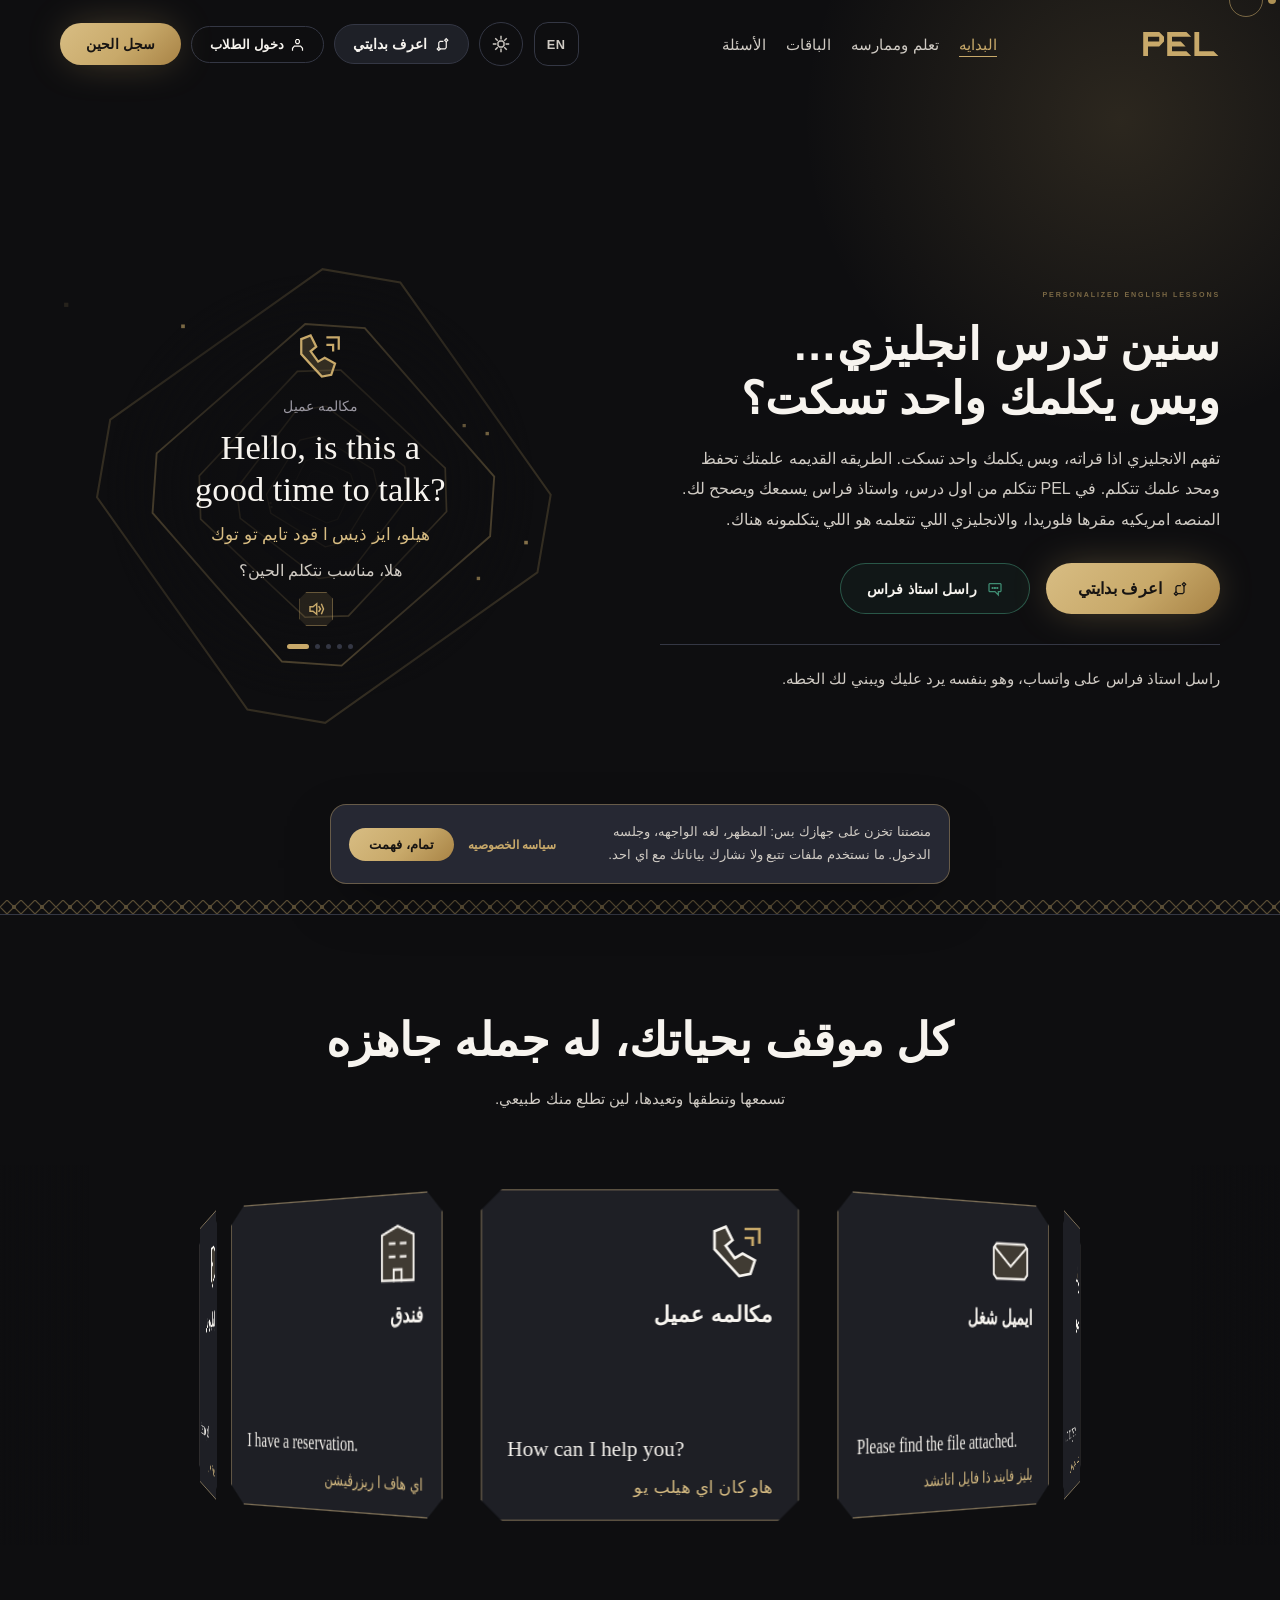
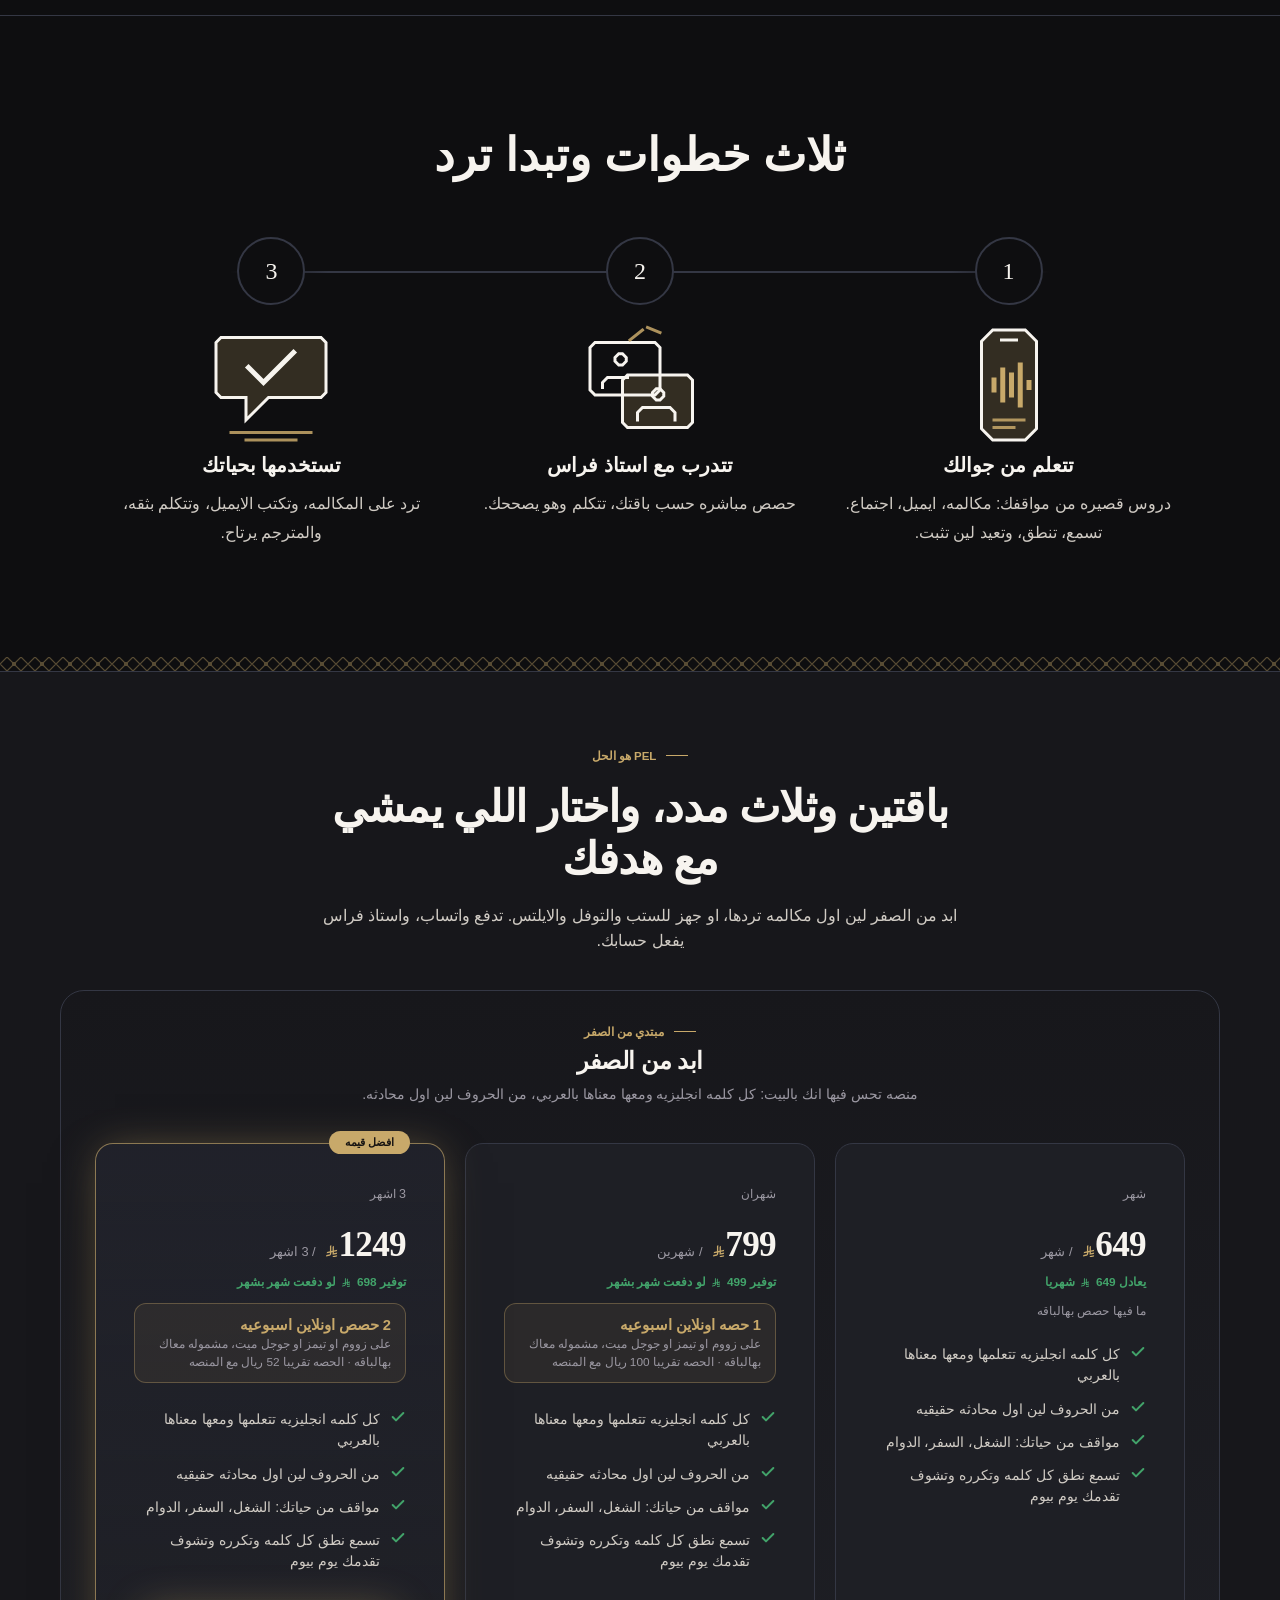
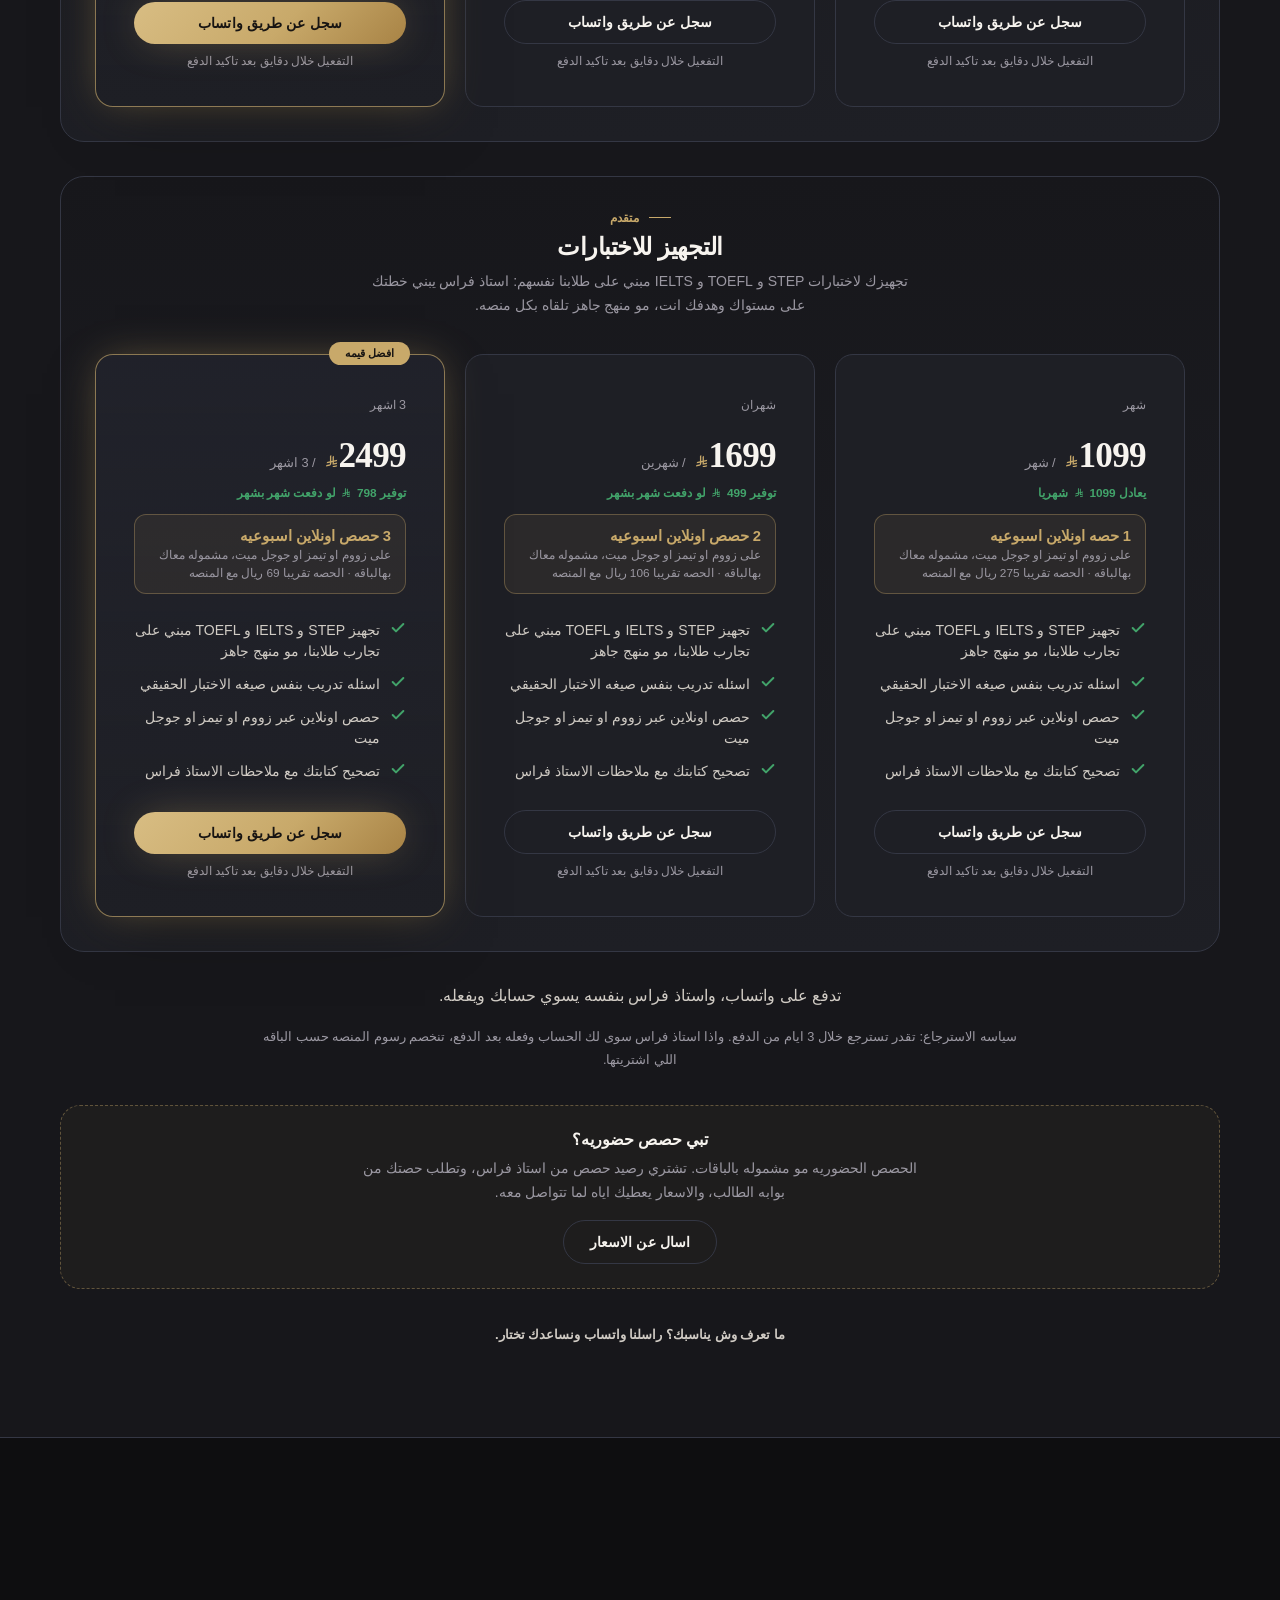
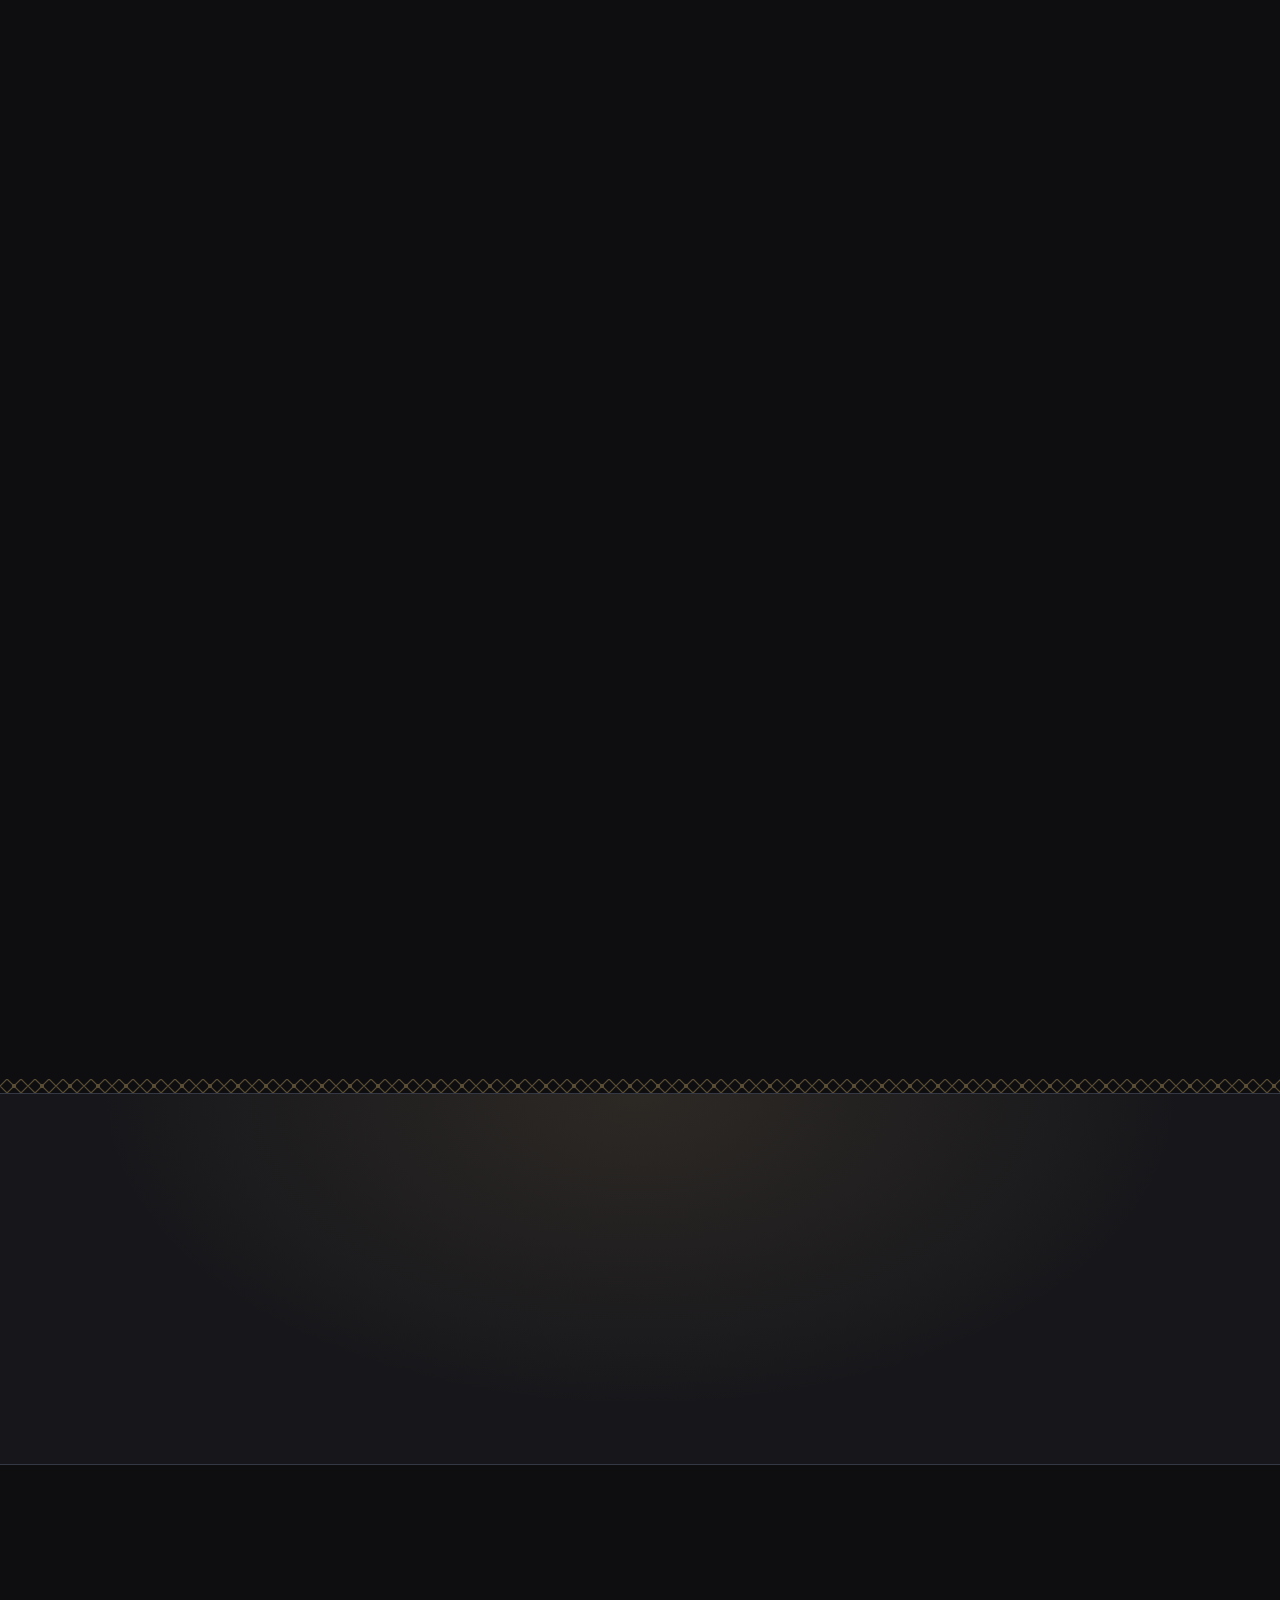
<file: index.html>
<!DOCTYPE html>
<html lang="ar" dir="rtl">
<head>
<meta charset="UTF-8">
<meta name="viewport" content="width=device-width, initial-scale=1.0, viewport-fit=cover">
<meta http-equiv="Content-Security-Policy" content="default-src 'self'; script-src 'self' 'unsafe-inline'; style-src 'self' 'unsafe-inline' https://fonts.googleapis.com; font-src 'self' https://fonts.gstatic.com data:; img-src 'self' data: https:; connect-src 'self' https://lewoochehpiycocvfwtz.supabase.co https://api.supabase.co; base-uri 'self'; form-action 'self'; object-src 'none';">
<title>PEL، Personalized English Lessons، تعلم الانجليزيه الامريكيه بثقه</title>
<link rel="canonical" href="https://pel.personalizedenglishlessons.workers.dev/">
<link rel="icon" type="image/svg+xml" href="brand/pel-favicon.svg?v=2">
<link rel="icon" type="image/png" sizes="32x32" href="brand/favicon-32.png?v=2">
<link rel="icon" type="image/png" sizes="48x48" href="brand/favicon-48.png?v=2">
<link rel="apple-touch-icon" href="brand/apple-touch-icon.png?v=2">
<link rel="manifest" href="brand/manifest.webmanifest">
<meta name="theme-color" content="#0E0E10">
<meta name="description" content="سنين تدرس وما تقدر ترد؟ PEL يبدا معك من مواقف تصير لك، ويدربك مباشره.">
<meta property="og:title" content="PEL · Personalized English Lessons">
<meta property="og:description" content="سنين تدرس وما تقدر ترد؟ PEL يبدا معك من مواقف تصير لك، ويدربك مباشره.">
<meta property="og:type" content="website">
<meta property="og:image" content="https://pel.personalizedenglishlessons.workers.dev/brand/og-image.png">
<meta property="og:image:width" content="1200">
<meta property="og:image:height" content="630">
<meta property="og:site_name" content="PEL · Personalized English Lessons">
<meta property="og:url" content="https://pel.personalizedenglishlessons.workers.dev/">
<meta property="og:locale" content="ar_SA">
<meta property="og:locale:alternate" content="en_US">
<meta name="twitter:card" content="summary_large_image">
<meta name="twitter:title" content="PEL · Personalized English Lessons">
<meta name="twitter:description" content="سنين تدرس وما تقدر ترد؟ PEL يبدا معك من مواقف تصير لك، ويدربك مباشره.">
<meta name="twitter:image" content="https://pel.personalizedenglishlessons.workers.dev/brand/og-image.png">
<script type="application/ld+json">
{"@context":"https://schema.org","@type":"WebSite","name":"PEL","alternateName":"Personalized English Lessons","url":"https://pel.personalizedenglishlessons.workers.dev/","inLanguage":"ar"}
</script>
<script type="application/ld+json">
{"@context":"https://schema.org","@type":"Organization","name":"PEL","alternateName":"Personalized English Lessons","url":"https://pel.personalizedenglishlessons.workers.dev/","logo":"https://pel.personalizedenglishlessons.workers.dev/brand/pel-wordmark.svg"}
</script>
<link rel="preconnect" href="https://fonts.googleapis.com">
<link rel="preconnect" href="https://fonts.gstatic.com" crossorigin>
<link href="https://fonts.googleapis.com/css2?family=Fraunces:ital,opsz,wght@0,9..144,300;0,9..144,400;0,9..144,500;0,9..144,600;1,9..144,400;1,9..144,500&family=Plus+Jakarta+Sans:wght@300;400;500;600;700;800&family=Tajawal:wght@300;400;500;700;800;900&family=Cairo:wght@400;500;700&display=swap" rel="preload" as="style" onload="this.onload=null;this.rel='stylesheet'"><noscript><link href="https://fonts.googleapis.com/css2?family=Fraunces:ital,opsz,wght@0,9..144,300;0,9..144,400;0,9..144,500;0,9..144,600;1,9..144,400;1,9..144,500&family=Plus+Jakarta+Sans:wght@300;400;500;600;700;800&family=Tajawal:wght@300;400;500;700&family=Cairo:wght@400;500;700&display=swap" rel="stylesheet"></noscript>
<script src="lib/pel-personalization.js?v=b5379fac" defer></script>
<script src="lib/onboard.js?v=93b3fa05" defer></script>
<script src="lib/pel-assessment.js?v=cfd07c1a" defer></script>
<link rel="stylesheet" href="lib/pel-scene.css?v=1">
<script src="lib/pel-icons.js?v=7a6b5b61" defer></script>
<script src="lib/pel-scene.js?v=61539017" defer></script>
<style>
:root{
  --bg:#0E0E10;
  --surface:#17171B;
  --card:#1E1F25;
  --card-elevated:#262833;
  --border:#343744;
  --text:#F7F4EF;
  --text-secondary:#D0CBC4;
  --text-muted:#9B98A2;
  --gold:#C8A96A;
  --gold-soft:#D8BD83;
  --bronze:#A88345;
  --emerald:#3F8C72;
  --success:#42A36A;
  --pel-stem:#F7F4EF;
  --pel-gold:#C8A96A;

  --shadow-soft: 0 20px 60px -20px rgba(0,0,0,0.55);
  --shadow-lift: 0 30px 80px -25px rgba(0,0,0,0.65);
  --gold-glow: 0 0 40px -8px rgba(200,169,106,0.45);
  --ring-radius: 999px;
  --ease: cubic-bezier(.16,.84,.32,1);
  --dur-1: .6s;
  --dur-2: .9s;
  --header-h: 84px;
 --site-banner-h: 0px;
}

html[data-theme="light"]{
  --bg:#F3EEE2;
  --surface:#EFE9DE;
  --card:#EFE9DE;
  --card-elevated:#EFE9DE;
  --border:#E5DFD2;
  --text:#17171B;
  --text-secondary:#4B463D;
  --text-muted:#6E6962;
  --gold:#B8821E;
  --gold-soft:#D4A534;
  --bronze:#8B6212;
  --emerald:#1D7A4E;
  --success:#1D7A4E;
  --pel-stem:#17171B;
  --pel-gold:#B8821E;
  caret-color:var(--gold);
  accent-color:var(--gold);

  --shadow-soft:0 1px 2px rgba(30,25,15,.04), 0 4px 16px -8px rgba(30,25,15,.06);
  --shadow-lift:0 2px 6px rgba(30,25,15,.05), 0 12px 32px -12px rgba(30,25,15,.08);
  --gold-glow:0 0 24px -8px rgba(184,130,30,.15);
}
html[data-theme="light"] .mini-icon.pi{ color:#9A6E16; background:rgba(154,110,22,.14); }
html[data-theme="light"] .hero-preview{ background:linear-gradient(150deg, #EFE9DE, #E8E0D0); border-color:var(--border); box-shadow:var(--shadow-lift), 0 0 70px -34px rgba(184,130,30,.2); }
/* light mode specific shadows for cards and surfaces */
html[data-theme="light"] .phrase-card{ background:linear-gradient(160deg, #EFE9DE, #E8E0D0); box-shadow:inset 0 1px 0 rgba(255,255,255,.5), 0 2px 8px -4px rgba(30,25,15,.06); }
html[data-theme="light"] .phrase-dots .dot{ background:rgba(184,130,30,.2); }
html[data-theme="light"] .phrase-dots .dot.active{ background:var(--gold); box-shadow:0 0 12px -2px rgba(184,130,30,.5); }
html[data-theme="light"] .proof,
html[data-theme="light"] .ph-card,
html[data-theme="light"] #personalPreview,
html[data-theme="light"] #pricing{ background:#EFE9DE; }
html[data-theme="light"] .section-head p{ color:var(--text-secondary); }
html[data-theme="light"] .card,
html[data-theme="light"] .ph-card,
html[data-theme="light"] .proof .card,
html[data-theme="light"] .feature{ box-shadow:inset 0 1px 0 rgba(255,255,255,.4), 0 1px 3px -1px rgba(30,25,15,.05); }
html[data-theme="light"] .btn-gold{
  background:linear-gradient(135deg, #C8931C 0%, #B8821E 50%, #9A6E16 100%);
  color:#FFFFFF;
  text-shadow:0 1px 2px rgba(0,0,0,.18);
  box-shadow:0 4px 14px -4px rgba(184,130,30,.4), inset 0 1px 0 rgba(255,255,255,.2);
}
html[data-theme="light"] .btn-gold:hover{
  box-shadow:0 8px 24px -6px rgba(184,130,30,.5), inset 0 1px 0 rgba(255,255,255,.3);
}
html[data-theme="light"] .cursor-dot{ background:#17171B; mix-blend-mode:normal; }
html[data-theme="light"] .cursor-ring{ border-color:rgba(184,130,30,.5); }
html[data-theme="light"] #personalPreview,
html[data-theme="light"] #pricing{ background:var(--card); }

*,*::before,*::after{box-sizing:border-box;}
html{scroll-behavior:smooth; overflow-x:hidden; scroll-padding-top:calc(var(--header-h) + var(--site-banner-h, 0px)); -webkit-tap-highlight-color:transparent; }
body{
  margin:0;
  background:var(--bg);
  color:var(--text);
  font-family:'Plus Jakarta Sans', 'Tajawal', sans-serif;
  -webkit-font-smoothing:antialiased;
  overflow-x:hidden;
  overscroll-behavior:none;
  transition:background .5s var(--ease), color .5s var(--ease);
}
button,a,[role=button],input,select,textarea{ touch-action:manipulation; }
h1,h2,h3,h4{
  font-family:'Fraunces', serif;
  font-weight:500;
  line-height:1.08;
  letter-spacing:-0.01em;
  margin:0;
}
p{margin:0;}
a{color:inherit; text-decoration:none;}
ul{list-style:none; margin:0; padding:0;}
button{font-family:inherit; cursor:pointer; border:none; background:none; color:inherit;}
img{max-width:100%; display:block;}
::selection{background:var(--gold); color:#0E0E10;}

.container{
  max-width:1240px;
  margin:0 auto;
  padding:0 40px;
}
@media(max-width:768px){ .container{padding:0 24px;} }
@media(max-width:380px){ .container{padding:0 18px;} }

.eyebrow{
  display:inline-flex;
  align-items:center;
  gap:10px;
  font-size:.72rem;
  letter-spacing:.22em;
  text-transform:uppercase;
  color:var(--gold);
  font-weight:600;
}
.eyebrow::before{
  content:"";
  width:22px; height:1px;
  background:var(--gold);
}
.eyebrow[dir="rtl"], [dir="rtl"] .eyebrow{
  font-family:'Tajawal', 'Cairo', sans-serif;
  letter-spacing:normal;
  text-transform:none;
  unicode-bidi:isolate;
}
.arabic{
  font-family:'Tajawal', 'Cairo', sans-serif;
  direction:rtl;
  unicode-bidi:isolate;
  color:var(--text-secondary);
}
.arabic-h{
  font-family:'Tajawal', 'Cairo', sans-serif;
  font-weight:700;
  direction:rtl;
  unicode-bidi:isolate;
  letter-spacing:normal;
  color:var(--text);
  line-height:1.35;
}
.arabic-h em{ font-style:normal; color:var(--gold); font-weight:700; }
[dir="rtl"]{ text-align:right; font-family:'Tajawal', 'Cairo', sans-serif; }
/* explicit dir always wins over the arabic class defaults (clean EN rendering) */
.arabic[dir="ltr"], .arabic-h[dir="ltr"], .hero-sub[dir="ltr"], .section-head [dir="ltr"]{ direction:ltr; unicode-bidi:isolate; text-align:left; }

/* reveal */
.reveal{ opacity:0; transform:translateY(28px); transition:opacity 1s var(--ease), transform 1s var(--ease); }
.reveal.is-visible{ opacity:1; transform:translateY(0); }
.reveal-delay-1{transition-delay:.08s;}
.reveal-delay-2{transition-delay:.16s;}
.reveal-delay-3{transition-delay:.24s;}
.reveal-delay-4{transition-delay:.32s;}

@media(prefers-reduced-motion: reduce){
  *{animation-duration:.001ms !important; animation-iteration-count:1 !important; transition-duration:.001ms !important; scroll-behavior:auto !important;}
}

/* ===== scroll progress ===== */
.scroll-progress{
  position:fixed; top:0; left:0; height:2px; width:0%;
  background:linear-gradient(90deg, var(--bronze), var(--gold), var(--gold-soft));
  z-index:9999;
  transition:width .1s linear;
}

/* ===== cursor ===== */
.cursor-dot{
  position:fixed; width:8px; height:8px; border-radius:50%;
  background:var(--gold); pointer-events:none; z-index:9998;
  transform:translate(-50%,-50%);
  transition:opacity .3s ease, transform .15s ease;
  mix-blend-mode:difference;
}
.cursor-ring{
  position:fixed; width:34px; height:34px; border-radius:50%;
  border:1px solid rgba(200,169,106,0.55); pointer-events:none; z-index:9998;
  transform:translate(-50%,-50%);
  transition:width .25s var(--ease), height .25s var(--ease), opacity .3s ease, border-color .3s ease;
}
.cursor-ring.hover{ width:56px; height:56px; border-color:var(--gold); }
@media(hover:none), (max-width:900px){ .cursor-dot,.cursor-ring{display:none;} }
/* Touch devices: neutralize transform-based hover effects that get stuck after tap */
@media(hover:none){
  .mini:hover,.btn-gold:hover,.btn-outline:hover{
    transform:none !important; box-shadow:none !important;
  }
}

/* ===== header ===== */
header{
  position:fixed; left:0; right:0;
  top:var(--site-banner-h, 0px);
  z-index:1000;
  padding:22px 0;
  background:transparent;
  transition:background .5s var(--ease), padding .4s var(--ease), border-color .5s var(--ease);
  border-bottom:1px solid transparent;
}
header.scrolled{
  padding:14px 0;
  background:color-mix(in srgb, var(--bg) 78%, transparent);
  backdrop-filter:blur(18px) saturate(140%);
  -webkit-backdrop-filter:blur(18px) saturate(140%);
  border-bottom:1px solid var(--border);
}
.header-inner{
  display:flex; align-items:center; justify-content:space-between; gap:24px;
}
.logo{
  display:flex; align-items:center;
  min-width:0;
}
.logo img{ height:24px; width:auto; flex-shrink:0; }
.pel-logo{ display:inline-block; vertical-align:middle; }
.pel-logo-light{ display:none; }
.hero-eyebrow::before{ display:none; }
.hero-eyebrow .pel-logo, .hero-eyebrow .pel-logo-light{ height:30px; width:auto; flex-shrink:0; }
.hero-eyebrow .pel-word{ font-family:'Fraunces',serif; font-weight:600; letter-spacing:.02em; font-size:1.05em; }
.hero-eyebrow .pel-tag{ font-family:'Plus Jakarta Sans','Tajawal',sans-serif; font-size:.62em; letter-spacing:.26em; text-transform:uppercase; opacity:.55; margin-left:3px; }
nav.primary-nav{ display:flex; align-items:center; gap:38px; }
nav.primary-nav a{
  font-family:'Tajawal', 'Plus Jakarta Sans', sans-serif;
  font-size:.92rem; color:var(--text-secondary); font-weight:500;
  position:relative; padding:4px 0;
}
nav.primary-nav a::after{
  content:""; position:absolute; left:0; bottom:0; height:1px; width:0;
  background:var(--gold); transition:width .35s var(--ease);
}
nav.primary-nav a:hover{ color:var(--text); }
nav.primary-nav a:hover::after{ width:100%; }

.header-actions{ display:flex; align-items:center; gap:18px; }
.theme-toggle{
  width:44px; height:44px; border-radius:50%;
  border:1px solid var(--border);
  display:flex; align-items:center; justify-content:center;
  color:var(--text-secondary);
  flex-shrink:0;
  transition:border-color .3s ease, color .3s ease, transform .3s ease;
}
.theme-toggle:hover{ border-color:var(--gold); color:var(--gold); transform:rotate(20deg); }
.lang-pill{ min-width:44px; height:44px; padding:0 12px; border-radius:14px; border:1px solid var(--border); background:transparent; color:var(--text-secondary); font-weight:700; font-size:.8rem; letter-spacing:.04em; display:flex; align-items:center; justify-content:center; transition:border-color .3s ease, color .3s ease; }
.lang-pill:hover{ border-color:var(--gold); color:var(--gold); }
  font-size:.86rem; color:var(--text-secondary); font-weight:500;
  padding:10px 4px;
}
.btn-ghost:hover{ color:var(--text); }

.btn-gold{
  position:relative; overflow:hidden;
  display:inline-flex; align-items:center; gap:10px;
  padding:13px 26px;
  border-radius:var(--ring-radius);
  background:linear-gradient(135deg, var(--gold-soft), var(--gold) 55%, var(--bronze));
  color:#171412;
  font-weight:700; font-size:.86rem;
  box-shadow:var(--gold-glow);
  transition:transform .35s var(--ease), box-shadow .35s var(--ease);
}
.btn-gold:hover{ transform:translateY(-2px); box-shadow:0 0 55px -6px rgba(200,169,106,0.6); }
.btn-gold .ripple{
  position:absolute; border-radius:50%; background:rgba(255,255,255,0.5);
  transform:scale(0); pointer-events:none; animation:ripple .6s ease-out;
}
@keyframes ripple{ to{ transform:scale(3); opacity:0; } }

.btn-outline{
  display:inline-flex; align-items:center; gap:10px;
  padding:13px 26px; border-radius:var(--ring-radius);
  border:1px solid var(--border); color:var(--text);
  font-weight:600; font-size:.86rem;
  transition:border-color .35s ease, background .35s ease, transform .35s ease;
}
.btn-outline:hover{ border-color:var(--gold); background:rgba(200,169,106,0.06); transform:translateY(-2px); }
.btn-login{ padding:10px 18px; font-size:.8rem; gap:6px; }

.magnetic{ }

.mobile-toggle{ display:none; width:44px; height:44px; align-items:center; justify-content:center; flex-shrink:0; }
.mobile-toggle span, .mobile-toggle span::before, .mobile-toggle span::after{
  content:""; display:block; width:20px; height:1px; background:var(--text); position:relative; transition:.3s var(--ease);
}
.mobile-toggle span::before{ position:absolute; top:-6px; }
.mobile-toggle span::after{ position:absolute; top:6px; }
.mobile-toggle.open span{ background:transparent; }
.mobile-toggle.open span::before{ top:0; transform:rotate(45deg); }
.mobile-toggle.open span::after{ top:0; transform:rotate(-45deg); }

.mobile-menu{
  position:fixed; inset:0; z-index:999;
  background:var(--bg);
  display:flex; flex-direction:column; justify-content:center; align-items:center; gap:28px;
  opacity:0; visibility:hidden; pointer-events:none; transform:translateY(-12px);
  transition:opacity .4s var(--ease), visibility .4s var(--ease), transform .4s var(--ease);
}
.mobile-menu.open{ opacity:1; visibility:visible; pointer-events:all; transform:translateY(0); }
.mobile-menu .mobile-nav-link{ font-family:'Tajawal','Fraunces',serif; font-weight:700; font-size:1.5rem; }
.mobile-menu .mobile-menu-actions{ display:flex; flex-direction:column; align-items:stretch; gap:14px; width:min(280px,80vw); margin-top:10px; }
.mobile-menu .mobile-menu-actions .btn-outline,
.mobile-menu .mobile-menu-actions .btn-gold{ font-size:.92rem; padding:15px 26px; justify-content:center; width:100%; }

@media(max-width:980px){
  nav.primary-nav{ display:none; }
  .header-actions{ gap:10px; }
  .header-actions .btn-login,
  .header-actions .btn-gold{ display:none; }
  .mobile-toggle{ display:flex; }
}
@media(max-width:640px){
  .logo-text{ display:none; }
}

/* ===== hero ===== */
.hero{
  position:relative;
  padding:calc(var(--header-h) + var(--site-banner-h, 0px) + 40px) 0 60px;
  overflow:hidden;
}
.hero-glow{
  position:absolute; top:-200px; right:-160px; width:640px; height:640px; border-radius:50%;
  background:radial-gradient(circle, rgba(200,169,106,0.16), transparent 70%);
    pointer-events:none;
}
.hero-grid{
  display:grid; grid-template-columns:1.05fr .95fr; gap:60px; align-items:center;
}
@media(max-width:980px){ .hero-grid{ grid-template-columns:1fr; gap:30px; } }
@media(max-width:768px){ .hero{ padding:calc(var(--header-h) + var(--site-banner-h, 0px) + 20px) 0 40px; } .hero-glow{ display:none; } .phrase-card{ min-height:180px; padding:20px 18px 16px; } .phrase-en{ font-size:1.2rem; } .phrase-ar{ font-size:.95rem; } .phrase-phon{ font-size:.75rem; } .hero-social{ justify-content:center; } .hero-cta-row{ margin-top:20px; } }

.hero h1{
  font-size:clamp(2.6rem, 5vw, 4.1rem);
  color:var(--text);
}
.hero h1 em{
  font-style:italic; color:var(--gold); font-weight:400;
}
.hero-sub{
  margin-top:18px; font-size:1.08rem; color:var(--text-secondary); max-width:460px; line-height:1.55;
}
.hero-cta-row{ margin-top:28px; display:flex; gap:16px; flex-wrap:wrap; }
@media(max-width:480px){
  .hero-cta-row{ flex-direction:column; }
  .hero-cta-row .btn-gold, .hero-cta-row .btn-outline{ width:100%; justify-content:center; }
}


@media(max-width:640px){  }



/* hero visual - one calm preview shell (works on every screen size) */
.hero-preview{
  width:min(100%, 540px);
  margin-inline:auto;
  border-radius:26px;
  padding:14px;
  background:linear-gradient(150deg, rgba(255,255,255,.055), rgba(255,255,255,.02));
  border:1px solid rgba(255,255,255,.08);
  box-shadow:0 32px 80px -44px rgba(0,0,0,.85), 0 0 70px -34px rgba(200,169,106,.28);
  display:flex; flex-direction:column; gap:0;
}

/* phrase rotation card */
.phrase-card{
  border-radius:18px;
  background:linear-gradient(160deg, var(--card-elevated), var(--card));
  border:1px solid var(--border);
  padding:24px 24px 20px;
  position:relative;
  overflow:hidden;
  min-height:220px;
  display:flex; flex-direction:column; justify-content:space-between;
}
.phrase-card::before{
  content:''; position:absolute; top:-40%; right:-20%;
  width:300px; height:300px; border-radius:50%;
  background:radial-gradient(circle, rgba(200,169,106,.08), transparent 70%);
  pointer-events:none;
}
.phrase-scene{
  position:relative; z-index:1;
  display:flex; flex-direction:column; gap:14px;
  transition:opacity .4s ease, transform .4s ease;
}
.phrase-scene.fade-out{ opacity:0; transform:translateY(8px); }
.phrase-tag{
  font-size:.7rem; font-weight:700; letter-spacing:.1em; text-transform:uppercase;
  color:var(--gold); padding:4px 12px; border-radius:999px;
  background:rgba(200,169,106,.08); border:1px solid rgba(200,169,106,.2);
  align-self:flex-start;
}
.phrase-en{
  font-family:'Fraunces',serif; font-size:clamp(1.4rem,2.6vw,1.9rem);
  font-weight:500; line-height:1.3; color:var(--text);
  letter-spacing:-.01em;
}
.phrase-ar{
  font-family:'Tajawal','Cairo',sans-serif; font-size:1.05rem; color:var(--text-muted); line-height:1.6;
}
.phrase-phon{
  font-size:.82rem; color:var(--gold); opacity:.7; font-style:italic;
  padding-top:8px; border-top:1px solid var(--border);
  margin-top:4px;
}
.phrase-dots{
  display:flex; gap:8px; justify-content:center;
  position:relative; z-index:1; margin-top:20px;
}
.phrase-dots .dot{
  width:7px; height:7px; border-radius:50%;
  background:rgba(255,255,255,.15); transition:all .3s;
}
.phrase-dots .dot.active{
  background:var(--gold); width:24px; border-radius:999px;
  box-shadow:0 0 12px -2px rgba(200,169,106,.5);
}

/* social proof under hero card */
.hero-social{
  display:flex; align-items:center; gap:12px;
  padding:14px 8px 4px;
}
.hero-avatars{ display:flex; }
.hero-avatars .av{
  width:36px; height:36px; border-radius:50%;
  border:2.5px solid var(--card-elevated);
  margin-left:-10px;
  display:flex; align-items:center; justify-content:center;
  font-family:'Tajawal','Plus Jakarta Sans',sans-serif;
  font-size:.95rem; font-weight:700; color:#fff;
  background-size:cover; background-position:center;
  box-shadow:0 2px 8px rgba(0,0,0,.2);
}
.hero-avatars .av:first-child{ margin-left:0; }
.hero-avatars .av-1{ background:linear-gradient(135deg, #d4b87a, #9a7a3a); }
.hero-avatars .av-2{ background:linear-gradient(135deg, #4a9d80, #2f7a62); }
.hero-avatars .av-3{ background:linear-gradient(135deg, #7b6ba8, #564a82); }
.hero-social-text{
  font-size:.78rem; color:var(--text-muted); line-height:1.4;
}

/* trust items row */
.trust-row{
  display:flex; flex-wrap:wrap; gap:10px 18px;
  margin-top:18px;
}
.trust-item{
  display:flex; align-items:center; gap:8px;
  font-size:.8rem; color:var(--text-muted);
}
.trust-item .dot{
  width:7px; height:7px; border-radius:50%;
  background:var(--gold);
  flex-shrink:0;
  box-shadow:0 0 8px -2px rgba(200,169,106,.5);
}

@media(max-width:980px){
  .hero-preview{ width:min(100%, 480px); }
  .phrase-card{ padding:24px 20px 18px; min-height:240px; }
}
@media(max-width:480px){
  .phrase-card{ padding:20px 16px 16px; min-height:220px; }
  .phrase-en{ font-size:1.3rem; }
  .trust-item{ font-size:.74rem; }
}

/* ===== section shell ===== */
section{ position:relative; padding:130px 0; }
@media(max-width:768px){ section{ padding:88px 0; } }
.section-head{ max-width:640px; margin-bottom:64px; }
.section-head h2{ font-size:clamp(2rem,3.4vw,2.9rem); margin-top:18px; }
.section-head p{ margin-top:18px; color:var(--text-secondary); font-size:1.02rem; line-height:1.55; }
.section-head.center{ margin-left:auto; margin-right:auto; text-align:center; }

/* ===== social proof ===== */
.proof{ background:var(--surface); border-top:1px solid var(--border); border-bottom:1px solid var(--border); }
.stat-grid{ display:grid; grid-template-columns:repeat(5,1fr); gap:32px; }
@media(max-width:980px){
  .stat-grid{ grid-template-columns:repeat(2,1fr); row-gap:36px; }
  .stat:last-child{ grid-column:1 / -1; }
}
.stat{ text-align:center; }
.stat-num{ font-family:'Fraunces',serif; font-size:clamp(2.1rem,3.4vw,2.9rem); color:var(--gold); font-weight:500; }
.stat-label{ margin-top:8px; font-size:.8rem; color:var(--text-muted); letter-spacing:.03em; }
[dir="rtl"] .stat-label{ letter-spacing:normal; }
.country-row{
  margin-top:56px; padding-top:48px; border-top:1px solid var(--border);
  display:flex; align-items:center; justify-content:center; gap:14px 30px; flex-wrap:wrap;
}
.country-pill{
  font-size:.8rem; padding:8px 18px; border-radius:var(--ring-radius); border:1px solid var(--border); color:var(--text-muted);
}
.country-pill.active{ border-color:var(--gold); color:var(--gold); background:rgba(200,169,106,0.08); font-weight:600; }

/* ===== feature cards ===== */
.feature-grid{ display:grid; grid-template-columns:repeat(3,1fr); gap:26px; }
@media(max-width:980px){ .feature-grid{ grid-template-columns:repeat(2,1fr); } }
@media(max-width:640px){ .feature-grid{ grid-template-columns:1fr; } }
.feature-card{
  background:var(--card); border:1px solid var(--border); border-radius:20px;
  padding:32px 28px; transition:transform .5s var(--ease), border-color .5s var(--ease), box-shadow .5s var(--ease);
  transform-style:preserve-3d;
}

/* ===== platform preview (mockups) ===== */
.preview-tabs{ display:flex; gap:10px; flex-wrap:wrap; margin-bottom:40px; }
.preview-tab{
  padding:10px 20px; border-radius:var(--ring-radius); border:1px solid var(--border);
  font-size:.82rem; color:var(--text-muted); font-weight:500; transition:.3s ease; flex-shrink:0;
}
.preview-tab.active{ border-color:var(--gold); color:var(--gold); background:rgba(200,169,106,0.08); }
.preview-stage{
  background:var(--card); border:1px solid var(--border); border-radius:24px; padding:44px;
  box-shadow:var(--shadow-soft); min-height:420px; position:relative; overflow:hidden;
}
@media(max-width:768px){
  .preview-tabs{
    flex-wrap:nowrap; overflow-x:auto; margin:0 -24px 32px; padding:0 24px 8px;
    -webkit-overflow-scrolling:touch; scrollbar-width:none;
  }
  .preview-tabs::-webkit-scrollbar{ display:none; }
  .preview-stage{ padding:26px 20px; }
}
.preview-panel{ display:none; }
.preview-panel.active{ display:block; animation:fadeUp .6s var(--ease); }
@keyframes fadeUp{ from{ opacity:0; transform:translateY(14px);} to{ opacity:1; transform:translateY(0);} }

.mock-row{ display:flex; gap:24px; flex-wrap:wrap; }
.mock-col{ flex:1; min-width:220px; }
.mock-card-inner{ background:var(--card-elevated); border:1px solid var(--border); border-radius:14px; padding:20px; margin-bottom:16px; }
.mock-line{ height:8px; border-radius:4px; background:var(--border); margin-bottom:8px; }
.mock-line.short{ width:40%; }
.mock-line.gold{ background:linear-gradient(90deg,var(--gold-soft),var(--gold)); }
.mock-chip{ display:inline-flex; padding:5px 12px; border-radius:var(--ring-radius); font-size:.68rem; background:rgba(200,169,106,0.12); color:var(--gold); font-weight:600; }
.mock-chip.gold{ background:linear-gradient(135deg,var(--gold-soft),var(--gold)); color:#171412; }
.preview-panel .bar-label{ width:52px; font-size:.62rem; }
.preview-panel .bar-fill{ width:0%; }
.wave-bars{ display:flex; align-items:flex-end; gap:4px; height:60px; margin:14px 0; }
.wave-bars span{ flex:1; background:linear-gradient(180deg,var(--emerald),var(--success)); border-radius:3px; opacity:.85; }
.mic-btn{ width:64px; height:64px; border-radius:50%; background:linear-gradient(135deg,var(--gold-soft),var(--gold)); display:flex; align-items:center; justify-content:center; color:#171412; margin:20px auto 0; box-shadow:var(--gold-glow); }
.mic-btn svg{ width:26px; height:26px; }
.vocab-grid{ display:grid; grid-template-columns:repeat(3,1fr); gap:12px; }
@media(max-width:640px){ .vocab-grid{ grid-template-columns:repeat(2,1fr); } }
.vocab-item{ background:var(--card-elevated); border:1px solid var(--border); border-radius:12px; padding:14px; text-align:center; }
.vocab-item .en{ font-family:'Fraunces',serif; font-size:.95rem; }
.vocab-item .ar{ font-family:'Tajawal',sans-serif; direction:rtl; font-size:.82rem; color:var(--text-muted); margin-top:4px; }

/* ===== course library ===== */
.course-grid{ display:grid; grid-template-columns:repeat(4,1fr); gap:20px; }
@media(max-width:1100px){ .course-grid{ grid-template-columns:repeat(3,1fr); } }
@media(max-width:760px){ .course-grid{ grid-template-columns:repeat(2,1fr); } }
@media(max-width:480px){ .course-grid{ grid-template-columns:1fr; } }
.course-card{
  position:relative; background:var(--card); border:1px solid var(--border); border-radius:16px;
  padding:22px 20px; overflow:hidden; transition:transform .45s var(--ease), border-color .45s var(--ease);
}
.course-card:hover{ transform:translateY(-6px); border-color:rgba(200,169,106,0.4); }
.course-card .lock{ position:absolute; top:16px; right:16px; color:var(--text-muted); }
.course-card .lock svg{ width:15px; height:15px; }
.course-card.premium::before{
  content:"مميز"; position:absolute; top:14px; left:-30px; transform:rotate(-40deg);
  background:var(--gold); color:#171412; font-family:'Tajawal',sans-serif; font-size:.65rem; font-weight:800;
  padding:3px 34px;
}
.course-card h4{ font-family:'Tajawal','Fraunces',serif; font-weight:600; font-size:1rem; margin-top:18px; margin-right:20px; }
.course-card .lvl{ font-size:.7rem; color:var(--text-muted); margin-top:6px; }
.course-progress{ margin-top:16px; height:4px; border-radius:2px; background:var(--border); overflow:hidden; }
.course-progress span{ display:block; height:100%; background:var(--gold); }

/* ===== timeline ===== */
.timeline{ position:relative; padding-left:0; }
.timeline-track{
  display:grid; grid-template-columns:repeat(6,1fr); gap:0; position:relative;
}
.timeline-track::before{
  content:""; position:absolute; top:22px; left:8%; right:8%; height:1px; background:var(--border);
}
.timeline-step{ position:relative; text-align:center; padding:0 10px; }
.timeline-num{
  width:44px; height:44px; border-radius:50%; margin:0 auto 20px; position:relative; z-index:2;
  background:var(--card-elevated); border:1px solid var(--border);
  display:flex; align-items:center; justify-content:center; font-family:'Fraunces',serif; color:var(--gold); font-size:.95rem;
}
.timeline-step h4{ font-size:.95rem; font-weight:500; }
.timeline-step p{ margin-top:8px; font-size:.78rem; color:var(--text-muted); line-height:1.6; }
@media(max-width:900px){
  .timeline-track{ grid-template-columns:1fr; gap:36px; }
  .timeline-track::before{ right:22px; left:auto; top:0; bottom:0; width:1px; height:auto; }
  .timeline-step{ text-align:right; padding-right:58px; padding-left:0; }
  .timeline-num{ position:absolute; right:0; left:auto; top:0; margin:0; }
}

/* ===== testimonials ===== */
.testi-grid{ display:grid; grid-template-columns:repeat(3,1fr); gap:24px; }
@media(max-width:980px){ .testi-grid{ grid-template-columns:1fr; } }
.testi-card{
  background:var(--card); border:1px solid var(--border); border-radius:20px; padding:30px;
  display:flex; flex-direction:column; gap:18px;
}
.testi-top{ display:flex; align-items:center; gap:14px; }
.testi-avatar{
  width:52px; height:52px; border-radius:50%;
  background:linear-gradient(135deg,var(--gold-soft),var(--bronze));
  display:flex; align-items:center; justify-content:center; font-family:'Tajawal',sans-serif; font-size:1.1rem; color:#171412; font-weight:700;
  flex-shrink:0;
}
.testi-name{ font-family:'Tajawal','Fraunces',serif; font-weight:700; font-size:1rem; }
.testi-role{ font-size:.76rem; color:var(--text-muted); margin-top:2px; }
.testi-stars{ color:var(--gold); font-size:.8rem; letter-spacing:2px; }
.testi-quote{ font-size:.94rem; color:var(--text-secondary); line-height:1.75; }

/* ===== comparison ===== */
.compare-table{ width:100%; border-collapse:collapse; }
.compare-table th, .compare-table td{ padding:16px 18px; border-bottom:1px solid var(--border); text-align:right; font-size:.88rem; }
.compare-table th{ font-family:'Tajawal','Fraunces',serif; font-weight:700; color:var(--text-secondary); font-size:.85rem; }
.compare-table td.center, .compare-table th.center{ text-align:center; }
.compare-table .yes{ color:var(--emerald); font-size:1rem; }
.compare-table tr td:first-child{ color:var(--text); font-weight:500; }
.table-wrap{ overflow-x:auto; border:1px solid var(--border); border-radius:18px; background:var(--card); }
.table-wrap table{ min-width:640px; }

/* ===== lesson preview ===== */
.lesson-card{
  background:var(--card-elevated); border:1px solid var(--border); border-radius:22px; padding:40px;
  display:grid; grid-template-columns:1.2fr .8fr; gap:36px; align-items:center; position:relative; overflow:hidden;
}
@media(max-width:860px){ .lesson-card{ grid-template-columns:1fr; } }
.lesson-meta{ display:flex; gap:10px; flex-wrap:wrap; margin-top:16px; }
.meta-pill{ font-size:.74rem; padding:6px 14px; border-radius:var(--ring-radius); border:1px solid var(--border); color:var(--text-muted); }
.lesson-blur{
  position:relative; border-radius:16px; overflow:hidden; border:1px solid var(--border);
  background:var(--card);
  height:220px; display:flex; align-items:center; justify-content:center;
}
.lesson-blur .fake-lines{ position:absolute; inset:20px; filter:blur(7px); opacity:.5; }
.lesson-blur .fake-lines div{ height:9px; border-radius:4px; background:var(--border); margin-bottom:12px; }
.lesson-blur .lock-badge{
  position:relative; z-index:2; display:flex; flex-direction:column; align-items:center; gap:10px;
  color:var(--text-muted); font-size:.8rem;
}
.lesson-blur .lock-badge .lock-icon{ color:var(--gold); }
.lesson-blur .lock-badge .lock-icon svg{ width:26px; height:26px; }
.btn-disabled{
  width:100%; text-align:center; padding:14px; border-radius:var(--ring-radius); margin-top:18px;
  border:1px solid var(--border); color:var(--text-muted); font-size:.86rem; font-weight:600; cursor:not-allowed;
}

/* ===== pricing ===== */
.pricing-grid{ display:grid; grid-template-columns:repeat(4,1fr); gap:26px; align-items:stretch; }
@media(max-width:1200px){ .pricing-grid{ grid-template-columns:repeat(2,1fr); max-width:900px; margin:0 auto; } }
@media(max-width:680px){ .pricing-grid{ grid-template-columns:1fr; max-width:520px; margin:0 auto; } }
.price-card{
  background:var(--card); border:1px solid var(--border); border-radius:22px; padding:38px;
  position:relative; display:flex; flex-direction:column; min-width:0;
  transition:transform .4s var(--ease), box-shadow .4s var(--ease), border-color .4s var(--ease);
}
.price-card:hover{ transform:translateY(-6px); box-shadow:var(--shadow-soft); }
.price-card.highlight{
  border-color:rgba(200,169,106,0.65); box-shadow:var(--gold-glow), var(--shadow-soft);
  background:linear-gradient(180deg, color-mix(in srgb, var(--card-elevated) 60%, transparent), var(--card));
}
.price-card.highlight:hover{ box-shadow:0 0 60px -8px rgba(200,169,106,0.5), var(--shadow-lift); }
.price-badge{
  position:absolute; top:-13px; right:34px; background:var(--gold); color:#171412;
  font-size:.68rem; font-weight:800; letter-spacing:.05em; padding:5px 16px; border-radius:var(--ring-radius);
}
[dir="rtl"] .price-badge{ letter-spacing:normal; }
.price-name{ font-size:1.3rem; }
.price-term{ font-size:.78rem; color:var(--text-muted); margin-top:4px; }
.price-desc{ color:var(--text-muted); font-size:.88rem; margin-top:12px; line-height:1.65; }
.price-value{ margin-top:24px; display:flex; align-items:baseline; gap:8px; }
.price-value .amount{ font-family:'Tajawal','Fraunces',serif; font-weight:700; font-size:2.2rem; color:var(--text); letter-spacing:-0.02em; }
.price-value .amount small{ font-size:1rem; color:var(--gold); font-weight:700; margin-left:2px; }
.price-value .per{ font-size:.8rem; color:var(--text-muted); }
.price-save{
  margin-top:10px; display:inline-flex; align-items:center; gap:6px;
  font-size:.74rem; font-weight:700; color:var(--success);
}
.price-list{ margin-top:26px; display:flex; flex-direction:column; gap:12px; flex:1; }
.price-list li{ display:flex; align-items:flex-start; gap:10px; font-size:.88rem; color:var(--text-secondary); line-height:1.5; }
.price-list li::before{ content:""; width:16px; height:16px; flex-shrink:0; line-height:1.4; background:no-repeat center/contain url("data:image/svg+xml,%3Csvg xmlns='http://www.w3.org/2000/svg' width='16' height='16' viewBox='0 0 24 24' fill='none' stroke='%2342a36a' stroke-width='3' stroke-linecap='round' stroke-linejoin='round'%3E%3Cpolyline points='20 6 9 17 4 12'/%3E%3C/svg%3E"); }
.price-excluded{
  margin-top:22px; padding-top:18px; border-top:1px solid var(--border);
  display:flex; gap:9px; align-items:flex-start;
  font-size:.78rem; color:var(--text-muted); line-height:1.55;
}
.price-excluded .x{ color:var(--gold); font-weight:700; flex-shrink:0; }
.price-card .btn-gold, .price-card .btn-outline{ width:100%; justify-content:center; margin-top:28px; }
.pricing-note{
  margin-top:34px; text-align:center; font-size:.82rem; color:var(--text-muted); line-height:1.8;
}
.pricing-note b{ color:var(--text-secondary); }
.pricing-note a{ color:var(--gold); font-weight:600; }
.pricing-note a:hover{ text-decoration:underline; }
.pricing-assure{ display:flex; flex-wrap:wrap; gap:10px; justify-content:center; margin:30px auto 0; max-width:820px; }
.pricing-assure .as-chip{ display:inline-flex; align-items:center; gap:8px; padding:9px 16px; border-radius:999px; border:1px solid rgba(200,169,106,.35); background:rgba(200,169,106,.07); color:var(--text-secondary); font-size:.82rem; font-weight:600; }
.pricing-assure .as-chip::before{ content:""; width:7px; height:7px; border-radius:50%; background:var(--gold); flex-shrink:0; }
/* ---- design polish ---- */
.section-head.center h2, .section-head.center p, .section-head.center .arabic-h, .section-head.center .arabic{ text-align:center; margin-left:auto; margin-right:auto; }
.final-cta .container{ text-align:center; }
.pel-track .section-head{ text-align:center; margin-left:auto; margin-right:auto; }
.pel-track .section-head h2, .pel-track .section-head p{ text-align:center; margin-left:auto; margin-right:auto; }
.pel-track .section-head .eyebrow{ display:flex; justify-content:center; }
.final-cta .eyebrow{ display:flex; width:100%; justify-content:center; }
.trust-row{ display:grid !important; grid-template-columns:1fr 1fr; gap:10px 22px !important; max-width:560px; }
@media(max-width:560px){
  .trust-row{ grid-template-columns:1fr; }
  .hero-cta-row > *{ width:100%; justify-content:center; }
  .pp-grid{ grid-template-columns:1fr !important; }
}
.pricing-refund{ max-width:640px; margin:14px auto 0; text-align:center; font-size:.8rem; line-height:1.8; color:var(--text-muted); }

/* ===== whatsapp button ===== */
.btn-wa{
  display:inline-flex; align-items:center; gap:10px;
  padding:13px 26px; border-radius:var(--ring-radius);
  border:1px solid rgba(63,140,114,0.55); color:var(--text);
  font-weight:600; font-size:.86rem;
  background:rgba(63,140,114,0.08);
  transition:border-color .35s ease, background .35s ease, transform .35s ease, box-shadow .35s ease;
}
.btn-wa:hover{ border-color:var(--emerald); background:rgba(63,140,114,0.14); transform:translateY(-2px); box-shadow:0 12px 30px -14px rgba(63,140,114,0.45); }
.btn-wa svg{ width:16px; height:16px; color:var(--emerald); flex-shrink:0; }
[dir="rtl"] .btn-wa svg{ transform:scaleX(-1); }

/* scroll-spy active nav */
nav.primary-nav a.active{ color:var(--gold); }
nav.primary-nav a.active::after{ width:100%; }

/* ===== faq ===== */
.faq-list{ max-width:820px; margin:0 auto; }
.faq-item{ border-bottom:1px solid var(--border); }
.faq-q{
  width:100%; display:flex; justify-content:space-between; align-items:center; gap:20px;
  padding:26px 4px; text-align:right; font-family:'Tajawal','Fraunces',serif; font-weight:600; font-size:1.05rem; color:var(--text);
}
.faq-q .plus{ font-size:1.2rem; color:var(--gold); transition:transform .35s var(--ease); flex-shrink:0; }
.faq-item.open .faq-q .plus{ transform:rotate(45deg); }
.faq-a{ max-height:0; overflow:hidden; transition:max-height .5s var(--ease); }
.faq-a-inner{ padding:0 4px 26px; color:var(--text-secondary); font-size:.92rem; line-height:1.7; max-width:680px; }

/* ===== final cta ===== */
.final-cta{
  position:relative; text-align:center; overflow:hidden;
  background:radial-gradient(ellipse at 50% 0%, rgba(200,169,106,0.12), transparent 60%), var(--surface);
  border-top:1px solid var(--border); border-bottom:1px solid var(--border);
}
.final-cta h2{ font-size:clamp(2.2rem,4.2vw,3.4rem); max-width:760px; margin:0 auto; }
.final-cta p{ margin-top:22px; color:var(--text-secondary); max-width:520px; margin-left:auto; margin-right:auto; }
.final-cta-buttons{ margin-top:38px; display:flex; gap:16px; justify-content:center; align-items:center; flex-wrap:wrap; }
.final-cta-email{ font-size:.85rem; color:var(--text-muted); letter-spacing:.01em; }
@media(max-width:480px){
  .final-cta-buttons{ flex-direction:column; width:100%; }
  .final-cta-buttons .btn-gold{ width:100%; justify-content:center; }
}
.orb{ position:absolute; border-radius:50%; opacity:.3; pointer-events:none; }
.orb-1{ width:560px; height:560px; background:radial-gradient(circle, var(--gold) 0%, transparent 68%); top:-220px; left:2%; }
.orb-2{ width:460px; height:460px; background:radial-gradient(circle, var(--emerald) 0%, transparent 68%); bottom:-200px; right:6%; }

/* ===== footer ===== */
footer{ padding:80px 0 40px; }
.footer-top{ display:grid; grid-template-columns:1.4fr 1fr 1fr 1fr; gap:40px; }
@media(max-width:860px){ .footer-top{ grid-template-columns:1fr 1fr; } }
@media(max-width:520px){ .footer-top{ grid-template-columns:1fr; } }
.footer-brand p{ margin-top:16px; color:var(--text-muted); font-size:.88rem; line-height:1.7; max-width:300px; }
.footer-col h5{ font-size:.78rem; letter-spacing:.08em; text-transform:uppercase; color:var(--text-muted); margin-bottom:18px; }
[dir="rtl"] .footer-col h5{ letter-spacing:normal; text-transform:none; font-family:'Tajawal','Cairo',sans-serif; }
.footer-col ul{ display:flex; flex-direction:column; gap:12px; }
.footer-col a{ font-size:.88rem; color:var(--text-secondary); }
.footer-col a:hover{ color:var(--gold); }
.footer-bottom{
  margin-top:64px; padding-top:26px; border-top:1px solid var(--border);
  display:flex; justify-content:space-between; align-items:center; flex-wrap:wrap; gap:14px;
  font-size:.78rem; color:var(--text-muted);
}

/* ===== back to top ===== */
.back-to-top{
  position:fixed; bottom:28px; right:28px; width:48px; height:48px; border-radius:50%;
  background:var(--card-elevated); border:1px solid var(--border); color:var(--gold);
  display:flex; align-items:center; justify-content:center; z-index:900;
  opacity:0; pointer-events:none; transform:translateY(10px);
  transition:opacity .4s ease, transform .4s ease, border-color .3s ease;
}
.back-to-top.show{ opacity:1; pointer-events:all; transform:translateY(0); }
.back-to-top:hover{ border-color:var(--gold); }

/* consent notice bar */
.consent-bar{
  position:fixed; left:16px; right:16px; bottom:16px; z-index:2000;
  max-width:620px; margin:0 auto;
  background:var(--card-elevated); border:1px solid rgba(200,169,106,.4);
  border-radius:16px; padding:16px 18px;
  display:flex; align-items:center; gap:14px; flex-wrap:wrap;
  box-shadow:var(--shadow-soft);
  opacity:0; transform:translateY(16px); pointer-events:none;
  transition:opacity .4s var(--ease), transform .4s var(--ease);
}
.consent-bar.show{ opacity:1; transform:translateY(0); pointer-events:all; }
.consent-text{ flex:1; min-width:230px; font-size:.84rem; color:var(--text-secondary); line-height:1.7; }
.consent-actions{ display:flex; align-items:center; gap:14px; flex-wrap:wrap; }
.consent-link{ font-size:.78rem; color:var(--gold); font-weight:600; }
.consent-link:hover{ text-decoration:underline; }
.consent-btn{
  padding:9px 20px; border-radius:999px;
  background:linear-gradient(135deg, var(--gold-soft), var(--gold) 55%, var(--bronze));
  color:#171412; font-weight:700; font-size:.82rem;
  transition:transform .3s var(--ease), box-shadow .3s var(--ease);
}
.consent-btn:hover{ transform:translateY(-1px); box-shadow:var(--gold-glow); }

/* focus states */
a:focus-visible, button:focus-visible{ outline:2px solid var(--gold); outline-offset:3px; border-radius:6px; }

/* ============================================================
   PERSONALIZATION: path entry + returning-student home + onboarding
   ============================================================ */
.btn-path{
  display:inline-flex; align-items:center; gap:8px;
  padding:11px 18px; border-radius:999px;
  background:color-mix(in srgb, var(--card-elevated) 70%, transparent);
  border:1px solid var(--border); color:var(--text);
  font-family:inherit; font-size:.86rem; font-weight:600; cursor:pointer;
  transition:border-color .3s ease, color .3s ease, transform .3s ease;
}
.btn-path:hover{ border-color:var(--gold); color:var(--gold-soft); transform:translateY(-1px); }
.btn-path svg{ flex-shrink:0; }
@media(max-width:900px){ .btn-path span{ display:none; } .btn-path{ padding:11px 12px; } }

.path-hint{
  margin-top:20px; font-size:.82rem; color:var(--text-secondary); line-height:1.7;
  display:flex; flex-direction:column; gap:4px; max-width:520px;
}
.path-hint .path-hint-en{ color:var(--text-muted); font-size:.74rem; }

/* returning-student personalized home */
.plan-home{ padding:40px 0 0; position:relative; }
.plan-home .plan-home-inner{ max-width:1200px; margin:0 auto; padding:0 40px; }
@media(max-width:768px){ .plan-home .plan-home-inner{ padding:0 20px; } }
.plan-home .ph-grid{ display:grid; grid-template-columns:1.25fr .9fr; gap:18px; align-items:stretch; }
@media(max-width:960px){ .plan-home .ph-grid{ grid-template-columns:1fr; } }
.ph-main{
  background:var(--surface); border:1px solid var(--border); border-radius:22px;
  padding:28px 30px; position:relative; overflow:hidden;
}
.ph-main::before{
  content:""; position:absolute; top:-90px; left:-70px; width:260px; height:260px; border-radius:50%;
  background:radial-gradient(circle, rgba(200,169,106,.14), transparent 70%); pointer-events:none;
}
.ph-side{ display:flex; flex-direction:column; gap:18px; }
.ph-card{ background:var(--surface); border:1px solid var(--border); border-radius:18px; padding:20px 22px; }
.ph-eyebrow{
  display:flex; align-items:center; gap:8px; font-size:.72rem; letter-spacing:.14em;
  text-transform:uppercase; color:var(--gold); font-weight:600; margin-bottom:10px;
}
.ph-title{ font-size:1.25rem; margin:0; }
.ph-sub{ margin-top:8px; font-size:.86rem; color:var(--text-secondary); line-height:1.65; }
.ph-row{ display:flex; flex-wrap:wrap; gap:10px; margin-top:16px; }
.ph-chip{
  display:inline-flex; align-items:center; gap:6px; padding:7px 13px; border-radius:999px;
  background:var(--card-elevated); border:1px solid var(--border); color:var(--text-secondary);
  font-size:.76rem; font-weight:600;
}
.ph-chip.gold{ border-color:rgba(200,169,106,.45); color:var(--gold-soft); }
.ph-cta-row{ display:flex; gap:12px; margin-top:20px; flex-wrap:wrap; }
.ph-progress{ margin-top:18px; }
.ph-progress .ph-pbar{ height:8px; border-radius:999px; background:var(--card-elevated); overflow:hidden; }
.ph-progress .ph-pfill{ height:100%; border-radius:999px; background:linear-gradient(90deg, var(--gold-soft), var(--gold)); }
.ph-progress .ph-plabel{ margin-top:8px; font-size:.76rem; color:var(--text-muted); }

/* route timeline (shared by plan-home and matched plan) */
.path-stages{ display:flex; flex-direction:column; gap:0; }
.stage-line{ position:relative; padding:0 0 18px 26px; }
.stage-line::before{
  content:""; position:absolute; left:6px; top:8px; bottom:0; width:2px;
  background:var(--border); border-radius:2px;
}
.stage-line:last-child::before{ display:none; }
.stage-line .stage-dot{
  position:absolute; left:0; top:2px; width:14px; height:14px; border-radius:50%;
  background:var(--card-elevated); border:2px solid var(--border);
}
.stage-line.current .stage-dot{ border-color:var(--gold); background:var(--gold); box-shadow:0 0 0 4px rgba(200,169,106,.18); }
.stage-line.complete .stage-dot{ border-color:var(--success); background:var(--success); }
.stage-line.locked .stage-dot{ border-color:var(--border); background:var(--card); }
.stage-line .stage-body{ background:var(--card); border:1px solid var(--border); border-radius:14px; padding:12px 16px; }
.stage-line.current .stage-body{ border-color:rgba(200,169,106,.45); }
.stage-line.locked .stage-body{ opacity:.72; }
.stage-line .stage-name{ font-weight:700; font-size:.92rem; display:flex; align-items:center; gap:8px; }
.stage-line .stage-meta{ margin-top:3px; font-size:.74rem; color:var(--text-muted); }
.stage-line .stage-preview{ margin-top:10px; display:none; }
.stage-line.locked.open .stage-preview{ display:block; }
.stage-preview-links{ display:flex; flex-direction:column; gap:4px; font-size:.78rem; color:var(--text-secondary); }
.stage-preview-btn{
  background:none; border:none; color:var(--gold-soft); font-size:.74rem; cursor:pointer;
  padding:0; font-family:inherit; text-align:left;
}
.stage-preview-btn:hover{ color:var(--gold); }
.stage-lock-ico{ color:var(--text-muted); }

/* onboarding overlay */
.onboard{ position:fixed; inset:0; z-index:3000; display:flex; align-items:center; justify-content:center; padding:24px; opacity:0; pointer-events:none; transition:opacity .35s var(--ease); }
.onboard.show{ opacity:1; pointer-events:all; }
.onboard-scrim{ position:absolute; inset:0; background:rgba(8,8,10,.78); backdrop-filter:blur(10px); -webkit-backdrop-filter:blur(10px); }
.onboard-card{
  position:relative; width:100%; max-width:640px; max-height:90vh; overflow:hidden;
  background:var(--surface); border:1px solid var(--border); border-radius:26px;
  box-shadow:var(--shadow-lift); display:flex; flex-direction:column;
  transform:translateY(14px) scale(.98); transition:transform .35s var(--ease);
}
.onboard.show .onboard-card{ transform:translateY(0) scale(1); }
.onboard-close{
  position:absolute; top:16px; right:16px; z-index:5; width:36px; height:36px; border-radius:50%;
  background:color-mix(in srgb, var(--card) 80%, transparent); border:1px solid var(--border);
  color:var(--text-muted); display:flex; align-items:center; justify-content:center; cursor:pointer;
  transition:border-color .3s ease, color .3s ease;
}
.onboard-close:hover{ border-color:var(--gold); color:var(--gold); }
.onboard[dir="rtl"] .onboard-close{ right:auto; left:16px; }
.onboard-body{ overflow-y:auto; overflow-x:hidden; max-width:100%; padding:34px 34px 28px; }
@media(max-width:560px){ .onboard-body{ padding:26px 20px 20px; } .price-card{ padding:24px 20px; } }

.ob-eyebrow{ display:flex; align-items:center; gap:8px; font-size:.7rem; letter-spacing:.16em; text-transform:uppercase; color:var(--gold); font-weight:600; }
.ob-title{ margin-top:12px; font-size:1.45rem; line-height:1.25; }
.ob-sub{ margin-top:8px; font-size:.88rem; color:var(--text-secondary); line-height:1.7; }
.ob-progress{ margin-top:18px; display:flex; align-items:center; gap:12px; }
.ob-progress .ob-pbar{ flex:1; height:6px; border-radius:999px; background:var(--card-elevated); overflow:hidden; }
.ob-progress .ob-pfill{ height:100%; background:linear-gradient(90deg, var(--gold-soft), var(--gold)); border-radius:999px; transition:width .4s var(--ease); }
.ob-progress .ob-count{ font-size:.76rem; color:var(--text-muted); white-space:nowrap; }

.ob-options{ display:grid; grid-template-columns:1fr 1fr; gap:10px; margin-top:22px; }
@media(max-width:520px){ .ob-options{ grid-template-columns:1fr; } }
.ob-option{
  display:flex; align-items:center; gap:10px; padding:13px 15px; border-radius:13px;
  background:var(--card); border:1px solid var(--border); color:var(--text);
  font-family:inherit; font-size:.86rem; line-height:1.45; text-align:left; cursor:pointer;
  transition:border-color .25s ease, background .25s ease, transform .25s ease;
}
.ob-option:hover{ border-color:var(--gold); transform:translateY(-1px); }
.ob-option.selected{
  border-color:var(--gold); background:color-mix(in srgb, rgba(200,169,106,.14), var(--card) 70%);
  box-shadow:inset 0 0 0 1px var(--gold);
}
.ob-option .ob-check{
  width:18px; height:18px; border-radius:50%; border:1px solid var(--border); flex-shrink:0;
  display:flex; align-items:center; justify-content:center; font-size:.6rem; color:transparent;
  transition:all .2s ease;
}
.ob-option.selected .ob-check{ background:var(--gold); border-color:var(--gold); color:#171412; font-weight:800; }
.ob-option.multi .ob-check{ border-radius:5px; }

.ob-nav{ display:flex; align-items:center; gap:12px; margin-top:26px; }
.ob-nav .ob-back{ background:none; border:none; color:var(--text-muted); font-family:inherit; font-size:.86rem; cursor:pointer; padding:10px 6px; display:inline-flex; align-items:center; gap:6px; }
.ob-nav .ob-back:hover{ color:var(--gold-soft); }
.ob-nav .ob-next{
  margin-left:auto; padding:12px 26px; border-radius:999px; border:none;
  background:linear-gradient(135deg, var(--gold-soft), var(--gold) 55%, var(--bronze));
  color:#171412; font-weight:700; font-size:.9rem; cursor:pointer;
  display:inline-flex; align-items:center; gap:9px;
  transition:transform .3s var(--ease), box-shadow .3s var(--ease);
}
.ob-nav .ob-next:disabled{ opacity:.4; cursor:not-allowed; transform:none; }
.ob-nav .ob-next:hover:not(:disabled){ transform:translateY(-1px); box-shadow:var(--gold-glow); }

.ob-lang-grid{ display:grid; grid-template-columns:1fr 1fr; gap:14px; margin-top:26px; }
@media(max-width:440px){ .ob-lang-grid{ grid-template-columns:1fr; } }
.ob-lang-btn{
  padding:26px 22px; border-radius:18px; background:var(--card); border:1px solid var(--border);
  color:var(--text); font-family:inherit; cursor:pointer; text-align:center;
  transition:border-color .25s ease, transform .25s ease, background .25s ease;
}
.ob-lang-btn:hover{ border-color:var(--gold); transform:translateY(-2px); }
.ob-lang-btn b{ display:block; font-size:1.5rem; font-weight:700; }
.ob-lang-btn span{ display:block; margin-top:8px; font-size:.78rem; color:var(--text-muted); }

.ob-note{ margin-top:22px; font-size:.76rem; color:var(--text-muted); line-height:1.7; }
.ob-cols{ display:grid; grid-template-columns:1fr 1fr; gap:10px; margin-top:24px; }
@media(max-width:520px){ .ob-cols{ grid-template-columns:1fr; } }
.ob-mini{ background:var(--card); border:1px solid var(--border); border-radius:14px; padding:16px 18px; }
.ob-mini .ob-mini-label{ font-size:.68rem; letter-spacing:.1em; text-transform:uppercase; color:var(--gold); font-weight:600; }
.ob-mini .ob-mini-val{ margin-top:8px; font-size:1rem; font-weight:600; }
.ob-mini .ob-mini-note{ margin-top:6px; font-size:.76rem; color:var(--text-muted); line-height:1.6; }

.ob-plan-title{ display:flex; align-items:center; gap:12px; }
.ob-plan-title .ob-plan-lvl{ padding:8px 14px; border-radius:12px; background:rgba(200,169,106,.14); border:1px solid rgba(200,169,106,.4); color:var(--gold-soft); font-weight:800; font-size:1.05rem; }
.ob-route-head{ display:flex; align-items:center; gap:10px; margin:26px 0 14px; }
.ob-route-head .eye{ font-size:.68rem; letter-spacing:.14em; text-transform:uppercase; color:var(--gold); font-weight:600; }
.ob-first-lesson{ margin-top:22px; background:var(--card); border:1px solid rgba(200,169,106,.4); border-radius:16px; padding:16px 18px; }
.ob-first-lesson .fl-label{ font-size:.68rem; letter-spacing:.1em; text-transform:uppercase; color:var(--gold); font-weight:600; }
.ob-first-lesson .fl-title{ margin-top:8px; font-size:1.08rem; font-weight:700; }
.ob-first-lesson .fl-academy{ margin-top:4px; font-size:.78rem; color:var(--text-muted); }
.ob-first-lesson .fl-why{ margin-top:10px; font-size:.82rem; color:var(--text-secondary); line-height:1.6; }

.pace-chips{ display:flex; gap:8px; flex-wrap:wrap; margin-top:12px; }
.pace-chip{ padding:8px 15px; border-radius:999px; background:var(--card); border:1px solid var(--border); color:var(--text-secondary); font-family:inherit; font-size:.8rem; font-weight:600; cursor:pointer; transition:border-color .2s ease, color .2s ease; }
.pace-chip.active{ border-color:var(--gold); color:var(--gold-soft); background:rgba(200,169,106,.12); }
.pace-chip:hover{ border-color:var(--gold); }

.est-rows{ display:flex; flex-direction:column; gap:10px; margin-top:14px; }
.est-row{ display:flex; justify-content:space-between; align-items:center; font-size:.84rem; gap:12px; }
.est-row b{ color:var(--gold-soft); }
.est-row .est-hint{ font-size:.7rem; color:var(--text-muted); }

.why-lines{ display:flex; flex-direction:column; gap:8px; margin-top:14px; }
.why-lines div{ display:flex; gap:9px; align-items:flex-start; font-size:.82rem; color:var(--text-secondary); line-height:1.6; }
.why-lines .why-dot{ color:var(--gold); flex-shrink:0; margin-top:2px; }

.ob-save-cta{ display:flex; gap:12px; margin-top:26px; flex-wrap:wrap; align-items:center; }
.ob-save-note{ font-size:.74rem; color:var(--text-muted); line-height:1.6; margin-top:12px; }

.building{ display:flex; flex-direction:column; align-items:center; justify-content:center; gap:18px; padding:40px 0; text-align:center; }
.building .building-ring{ width:56px; height:56px; border-radius:50%; border:2px solid var(--border); border-top-color:var(--gold); animation:obspin .9s linear infinite; }
@keyframes obspin{ to{ transform:rotate(360deg); } }
.building p{ font-size:.92rem; color:var(--text-secondary); }
.building .building-route{ font-size:.78rem; color:var(--text-muted); }

/* - tasteful 3D, intentional treatment - */
.price-card, #personalPreview .card, .outcome-grid .card{ transform-style:preserve-3d; transition:transform .4s var(--ease), box-shadow .4s var(--ease); }
.price-card:hover, #personalPreview .card:hover, .outcome-grid .card:hover{ transform:translateY(-6px) rotateX(1.2deg) rotateY(-1.2deg); box-shadow:0 18px 40px -18px rgba(0,0,0,.45), 0 0 0 1px rgba(200,169,106,.08); }
.preview-stage{ perspective:1000px; }
.preview-panel .mock-card-inner{ transform-style:preserve-3d; }
@media(hover:none){ .price-card:hover, #personalPreview .card:hover, .outcome-grid .card:hover{ transform:none; } }

/* final premium polish: spacing, hierarchy, restraint */
section{ padding-top:70px; padding-bottom:70px; }
.hero{ padding:calc(var(--header-h, 60px) + var(--site-banner-h, 0px) + 30px) 0 40px; }
.section-head{ margin-bottom:36px !important; }
.section-head h2{ letter-spacing:-0.02em; line-height:1.2; }
.card, .price-card, .feature-card, .course-card, .testi-card{ border-radius:18px; }
.btn-gold, .btn-outline, .btn-wa{ letter-spacing:.01em; }
@media(max-width:768px){
  section{ padding-top:50px; padding-bottom:50px; }
  .hero{ padding:calc(var(--header-h, 60px) + var(--site-banner-h, 0px) + 10px) 0 25px; }
  .hero h1{ font-size:clamp(1.9rem,7vw,2.8rem) !important; }
  .hero-sub{ margin-top:10px !important; font-size:.9rem !important; }
  .hero-cta-row{ margin-top:18px !important; gap:8px !important; }
  .path-hint{ margin-top:10px !important; }
  .trust-row{ margin-top:14px !important; gap:8px 14px !important; }
}
.skip-link:focus{left:0!important;clip:auto!important;clip-path:none!important;overflow:visible!important;}
.skip-link{clip:rect(0,0,0,0);clip-path:inset(50%);overflow:hidden;}
/* ===== PEL design layer v2: motion plays on its own, nothing waits for scroll ===== */
.reveal{ opacity:1 !important; transform:none !important; transition:none !important; }
:root{ --gold-a08:rgba(200,169,106,.08); --gold-a14:rgba(200,169,106,.14); --gold-a30:rgba(200,169,106,.3); }
html[data-theme="light"]{ --gold-a08:rgba(184,130,30,.08); --gold-a14:rgba(184,130,30,.14); --gold-a30:rgba(184,130,30,.3); }
html{ -webkit-text-size-adjust:100%; }
body{ overflow-x:hidden; }
img,svg{ max-width:100%; }

/* ---- hero ---- */
.hero{ padding:calc(var(--header-h) + var(--site-banner-h,0px) + clamp(24px,5vh,64px)) 0 clamp(36px,6vh,72px); min-height:min(100svh,980px); display:flex; align-items:center; }
.hero > .container{ width:100%; }
.hero-grid{ grid-template-columns:minmax(0,1.05fr) minmax(0,.95fr); gap:clamp(28px,5vw,80px); }
.hero h1.arabic-h{ font-size:clamp(2rem,3.5vw,3.1rem) !important; font-weight:800; line-height:1.22 !important; margin-top:16px !important; text-wrap:balance; }
.hero .hero-sub{ font-size:clamp(.98rem,1.25vw,1.12rem) !important; max-width:34em !important; line-height:1.9 !important; margin-top:18px !important; }
.hero-cta-row{ margin-top:28px !important; }
.hero-cta-row .btn-gold{ padding:16px 32px !important; font-size:1rem !important; }
.hero .trust-row{ display:grid !important; grid-template-columns:1fr 1fr; gap:12px 24px !important; max-width:560px; margin-top:26px !important; padding-top:22px; border-top:1px solid var(--border); }
.hero .trust-item{ font-size:.86rem; color:var(--text-secondary); }
.hero .path-hint{ margin-top:12px !important; }

/* ---- shared section head ---- */
.v2-head{ max-width:760px; margin:0 auto clamp(28px,5vw,52px); text-align:center; }
.v2-head h2{ font-size:clamp(1.8rem,3.6vw,2.9rem); font-weight:800; line-height:1.3; text-wrap:balance; }
.v2-head [dir], .step [dir], .v2-note{ text-align:center !important; }
.v2-head p{ margin-top:14px; color:var(--text-secondary); font-size:clamp(.96rem,1.2vw,1.08rem); line-height:1.8; }
.v2-sec{ padding:clamp(56px,9vw,110px) 0; }

/* ---- how it works ---- */
.steps{ position:relative; display:grid; grid-template-columns:repeat(3,minmax(0,1fr)); gap:clamp(14px,2vw,28px); max-width:1080px; margin:0 auto; counter-reset:st; }
.steps::before{ content:""; position:absolute; top:34px; inset-inline:12%; height:2px; background:linear-gradient(90deg,transparent,var(--border) 12%,var(--border) 88%,transparent); }
.step{ position:relative; text-align:center; padding:0 8px; }
.step-n{ width:68px; height:68px; margin:0 auto 20px; border-radius:50%; background:var(--bg); border:2px solid var(--border); display:grid; place-items:center; font-family:'Fraunces',serif; font-size:1.5rem; color:var(--text); position:relative; z-index:1; }
.step-n::after{ content:""; position:absolute; inset:-2px; border-radius:50%; border:2px solid var(--gold); opacity:0; animation:stp 9s ease-in-out infinite; }
.step:nth-child(2) .step-n::after{ animation-delay:3s } .step:nth-child(3) .step-n::after{ animation-delay:6s }
@keyframes stp{ 0%,26%{ opacity:1 } 34%,100%{ opacity:0 } }
/* pause everything that is off screen, skip rendering far sections */
section[data-off] *, section[data-off]{ animation-play-state:paused !important; }
#faq, footer, .final-cta{ content-visibility:auto; contain-intrinsic-size:auto 640px; }
.step h3{ font-size:clamp(1.1rem,1.6vw,1.35rem); font-weight:800; color:var(--text); }
.step p{ margin-top:10px; color:var(--text-secondary); font-size:.98rem; line-height:1.85; max-width:22em; margin-inline:auto; }

/* ---- final cta + pricing polish ---- */
.final-cta h2{ font-weight:800 !important; text-wrap:balance; }
.pricing-assure, .pricing-refund{ max-width:760px; margin-inline:auto; }

/* ---- device range ---- */
@media(min-width:1700px){
  .container{ max-width:1520px; }
  .hero h1.arabic-h{ font-size:4.2rem !important; }
  .phone{ width:440px; }
  .phone-screen{ min-height:620px; }
  .v2-head h2{ font-size:3.3rem; }
  .ticker-item{ font-size:1.2rem; }
}
@media(min-width:2400px){ html{ font-size:125%; } .container{ max-width:1800px; } }

@media(max-width:980px){
  .hero{ min-height:0; display:block; }
  .hero-grid{ grid-template-columns:minmax(0,1fr); }
  .callstage{ order:2; }
  .phone-screen{ min-height:500px; }
  .aud{ flex-direction:column; min-height:0; }
  .aud-item{ flex:none !important; justify-content:flex-start; }
  .aud-ico{ margin-bottom:6px; }
  .aud-promise{ max-height:none; opacity:1; }
  .aud-bar{ display:none; }
  .ba-stage{ grid-template-columns:minmax(0,1fr); }
  .ba-arrow{ transform:rotate(90deg); margin:-4px auto; }
  [dir="rtl"] .ba-arrow svg{ transform:none; }
  .steps{ grid-template-columns:minmax(0,1fr); gap:34px; }
  .steps::before{ display:none; }
}
@media(max-width:560px){
  .hero .trust-row{ grid-template-columns:1fr; }
  .phone{ border-radius:30px; padding:9px; }
  .phone-screen{ min-height:480px; border-radius:23px; }
  .cv-en{ font-size:1.06rem; }
  .ba-tabs{ gap:6px; } .ba-tab{ padding:9px 13px; font-size:.84rem; }
  .ticker-item{ font-size:.92rem; padding-block:16px; }
}
@media(max-height:600px) and (orientation:landscape){ .hero{ min-height:0; } }
@media(prefers-reduced-motion:reduce){
  .step-n::after{ animation:none !important; opacity:0; }
  .aud-item.on .aud-bar i, .ba-tab.on i{ animation:none; width:100%; }
}

html[lang="en"] .hero h1.arabic-h{ font-size:clamp(1.9rem,3.3vw,3rem) !important; line-height:1.15 !important; }
html[lang="en"] .hero .hero-sub{ line-height:1.7 !important; }
.primary-nav a, .header-actions > *{ white-space:nowrap; }
nav.primary-nav{ gap:clamp(14px,1.6vw,28px); }
@media(min-width:981px){ .header-actions{ gap:clamp(6px,.8vw,12px); } }
@media(max-width:1320px){ html[lang="en"] .btn-path{ display:none; } }
</style>
</head>
<body>
<a href="#home" class="skip-link" style="position:absolute;top:0;z-index:9999;padding:12px 20px;background:var(--gold);color:#171412;font-weight:600;border-radius:0 0 12px 0;" >تخطي الى المحتوى · Skip to content</a>

<style>
.site-banner{display:none;font-size:.85rem;line-height:1.6;text-align:center;padding:.6rem 1.1rem;padding-top:max(.6rem, env(safe-area-inset-top, .6rem));background:linear-gradient(90deg,#8f7030,var(--gold) 50%,#8f7030);color:#171412;overflow-wrap:break-word}
.site-banner.show{display:block}
.site-banner a{color:#171412;font-weight:700;text-decoration:underline;text-underline-offset:3px;margin-inline-start:.45rem;white-space:nowrap}
</style>
<div class="site-banner" id="siteBanner" dir="auto"></div>

<div class="scroll-progress" id="scrollProgress"></div>
<div class="cursor-dot" id="cursorDot"></div>
<div class="cursor-ring" id="cursorRing"></div>

<header id="siteHeader">
  <div class="container header-inner">
    <a href="#" class="logo">
      <img class="pel-logo" src="brand/pel-wordmark.svg" alt="PEL">
      <img class="pel-logo pel-logo-light" src="brand/pel-wordmark-dark.svg" alt="PEL">
    </a>
    <nav class="primary-nav">
      <a href="#home">البدايه</a>
      <a href="#liveTeaching">تعلم وممارسه</a>
      <a href="#pricing">الباقات</a>
      <a href="#faq">الأسئلة</a>
    </nav>
    <div class="header-actions">
      <button type="button" class="lang-pill" id="indexLangBtn" aria-label="Switch language">EN</button>
      <button type="button" class="theme-toggle" id="themeToggle" aria-label="تبديل المظهر">
        <svg data-i="sun" width="18" height="18" id="themeIcon"></svg>
      </button>
      <button type="button" class="btn-path" data-open-path aria-haspopup="dialog">
        <svg data-i="route" width="15" height="15"></svg>
        <span>ابني مسار تعلمي</span>
      </button>
      <a href="login.html" class="btn-outline btn-login magnetic" data-magnetic>
        <svg data-i="user" width="15" height="15"></svg>
        <span class="login-text">دخول الطلاب</span>
      </a>
      <button type="button" class="btn-gold magnetic" data-magnetic>سجل الحين</button>
    </div>
    <button type="button" class="mobile-toggle" id="mobileToggle" aria-label="القايمه"><span></span></button>
  </div>
</header>

<div class="mobile-menu" id="mobileMenu" dir="rtl">
  <a href="#home" class="mobile-nav-link">البدايه</a>
  <a href="#liveTeaching" class="mobile-nav-link">تعلم وممارسه</a>
  <a href="#pricing" class="mobile-nav-link">الباقات</a>
  <a href="#faq" class="mobile-nav-link">الأسئلة</a>
  <div class="mobile-menu-actions">
    <button type="button" class="btn-gold" data-open-path style="width:100%; border:none; border-radius:999px; padding:13px 22px; font-family:inherit; font-weight:700;">ابني مسار تعلمي</button>
    <a href="login.html" class="btn-outline">دخول الطلاب</a>
    <a href="#pricing" class="btn-gold">سجل الحين</a>
  </div>
</div>

<main id="home">

<!-- HERO -->
<section class="hero">
  <div class="hero-glow"></div>
  <div class="container hero-grid">
    <div class="reveal is-visible">
       <span class="eyebrow hero-eyebrow" dir="ltr" style="justify-content:flex-start;"><span class="pel-tag">Personalized English Lessons</span></span>
      <h1 class="arabic-h" dir="rtl">سنين تدرس انجليزي… وبس يكلمك واحد تسكت؟</h1>
      <p class="arabic hero-sub" dir="rtl">تفهم الانجليزي اذا قراته، وبس يكلمك واحد تسكت. الطريقه القديمه علمتك تحفظ ومحد علمك تتكلم. في PEL تتكلم من اول درس، واستاذ فراس يسمعك ويصحح لك. المنصه امريكيه مقرها فلوريدا، والانجليزي اللي تتعلمه هو اللي يتكلمونه هناك.</p>
      <div class="hero-cta-row">
        <button type="button" class="btn-gold magnetic" data-open-path id="heroPathCta" style="padding:14px 28px; font-size:.95rem;">
          <svg data-i="route" width="16" height="16"></svg>
          <span>اعرف بدايتي</span>
        </button>
        <a href="https://wa.me/966557178070?text=%D8%A3%D8%A8%D9%8A%20%D8%A3%D8%B3%D8%AA%D9%81%D8%B3%D8%B1%20%D8%B9%D9%86%20%D8%A7%D9%84%D9%85%D9%86%D8%B5%D8%A9" target="_blank" rel="noopener" class="btn-wa magnetic" data-magnetic id="heroWaBtn">
          <svg data-i="chat" width="16" height="16"></svg>
          <span>راسل استاذ فراس</span>
        </a>
      </div>
      <div class="fnote" dir="rtl"><p class="arabic" data-ar="راسل استاذ فراس على واتساب، وهو بنفسه يرد عليك ويبني لك الخطه." data-en="Message Tutor Firas on WhatsApp. He answers you himself and builds your plan.">راسل استاذ فراس على واتساب، وهو بنفسه يرد عليك ويبني لك الخطه.</p></div>
    </div>

    <div class="callstage vt" id="heroVisual">
      <canvas class="vt-cv" id="vtCv" aria-hidden="true"></canvas>
      <div class="vt-copy" id="vtCopy">
        <svg class="vt-pic" id="vtPic" data-p="call"></svg>
        <div class="vt-scene" id="vtScene"></div>
        <div class="vt-en" id="vtEn" dir="ltr"></div>
        <div class="vt-say" id="vtSay" dir="rtl"></div>
        <div class="vt-mean" id="vtMean" dir="rtl"></div>
        <button type="button" class="say-btn" data-say-from="vtEn" aria-label="Listen"><svg data-i="speaker"></svg></button>
        <div class="vt-dots" id="vtDots" aria-hidden="true"><i></i><i></i><i></i><i></i><i></i></div>
      </div>
    </div>
  </div>
</section>

<div class="sadu-band" data-sadu></div>
<section class="rc-sec" id="situations">
  <div class="container"><div class="v2-head"><h2 class="arabic-h" data-ar="كل موقف بحياتك، له جمله جاهزه" data-en="A ready sentence for every moment of your day">كل موقف بحياتك، له جمله جاهزه</h2><p class="arabic" data-ar="تسمعها وتنطقها وتعيدها، لين تطلع منك طبيعي." data-en="You hear it, say it and repeat it until it comes out naturally.">تسمعها وتنطقها وتعيدها، لين تطلع منك طبيعي.</p></div></div>
  <div class="rc-stage"><div class="rc-ring" id="rcRing"></div><div class="rc-fade"></div></div>
</section>

<!-- PERSONALIZED PLAN PREVIEW -->
<!-- PERSONALIZED HOME (returning students with a saved plan) -->
<section class="plan-home" id="planHome" style="display:none;" aria-label="Your learning plan"></section>

<!-- PRICING - brought up for faster decision -->


<!-- LIVE TEACHING + REAL-LIFE ENGLISH -->


<script src="lib/pel-plans.js?v=5791d2c6"></script>
<script src="lib/pel_config.js?v=5c9ee888"></script>
<script src="lib/pel-settings.js?v=f5914ebe"></script>
<section id="liveTeaching" class="v2-sec" style="background:var(--bg);">
  <div class="container">
    <div class="v2-head"><h2 class="arabic-h" data-ar="ثلاث خطوات وتبدا ترد" data-en="Three steps and you start answering">ثلاث خطوات وتبدا ترد</h2></div>
    <div class="steps">
      <div class="step"><div class="step-n" aria-hidden="true">1</div><svg data-ill="lesson" class="step-ill" width="120" height="120"></svg><h3 class="arabic-h" data-ar="تتعلم من جوالك" data-en="Learn from your phone">تتعلم من جوالك</h3><p class="arabic" data-ar="دروس قصيره من مواقفك: مكالمه، ايميل، اجتماع. تسمع، تنطق، وتعيد لين تثبت." data-en="Short lessons from your real moments: calls, emails, meetings. Listen, speak, and repeat until it sticks.">دروس قصيره من مواقفك: مكالمه، ايميل، اجتماع. تسمع، تنطق، وتعيد لين تثبت.</p></div>
      <div class="step"><div class="step-n" aria-hidden="true">2</div><svg data-ill="tutor" class="step-ill" width="120" height="120"></svg><h3 class="arabic-h" data-ar="تتدرب مع استاذ فراس" data-en="Train with Tutor Firas">تتدرب مع استاذ فراس</h3><p class="arabic" data-ar="حصص مباشره حسب باقتك، تتكلم وهو يصححك." data-en="Live classes depending on your plan: you speak and he corrects you.">حصص مباشره حسب باقتك، تتكلم وهو يصححك.</p></div>
      <div class="step"><div class="step-n" aria-hidden="true">3</div><svg data-ill="life" class="step-ill" width="120" height="120"></svg><h3 class="arabic-h" data-ar="تستخدمها بحياتك" data-en="Use it in your life">تستخدمها بحياتك</h3><p class="arabic" data-ar="ترد على المكالمه، وتكتب الايميل، وتتكلم بثقه، والمترجم يرتاح." data-en="You answer the call, write the email and speak with confidence, and the translator gets a break.">ترد على المكالمه، وتكتب الايميل، وتتكلم بثقه، والمترجم يرتاح.</p></div>
    </div>
  </div>
</section>

<div class="sadu-band" data-sadu></div>
<section id="pricing" style="background:var(--surface); border-top:1px solid var(--border); border-bottom:1px solid var(--border); padding-bottom:90px; scroll-margin-top:90px; scroll-margin-bottom:80px;">
  <div class="container">
    <div class="section-head center reveal" dir="rtl">
      <span class="eyebrow">PEL هو الحل</span>
      <h2 class="arabic-h">باقتين وثلاث مدد، واختار اللي يمشي مع هدفك</h2>
      <p class="arabic">ابد من الصفر لين اول مكالمه تردها، او جهز للستب والتوفل والايلتس. تدفع واتساب، واستاذ فراس يفعل حسابك.</p>
    </div>
    <div class="pricing-grid" id="pricingGrid" dir="rtl"></div>
    <p class="pricing-note arabic">
      <b>محتار وين تبدا؟</b> راسل استاذ فراس واتساب، يسالك عن مستواك وهدفك ويرجع لك بخطه تناسبك.
    </p>
  </div>
</section>

<script>
/* PRICING - rendered from the live plan_pricing matrix (admin-editable via
   /admin.html > Plans). Two tiers (Start From 0 / Exam Prep) x 3 durations.
   PEL_PLANS (static) stays as the first-paint fallback until PEL_PLANS_DB loads. */
(function () {
  var grid = document.getElementById('pricingGrid');
  if (!grid) return;
  function getLang(){ try{ var p=JSON.parse(localStorage.getItem('pel_account_prefs')||'null'); return p&&p.lang==='en'?'en':'ar'; }catch(e){ return document.documentElement.lang==='en'?'en':'ar'; } }
  var TIERS = ['start_from_zero','exam_prep'];
  function meta(t){
    return t==='exam_prep' ? {
      nameEn:'Exam Prep', nameAr: 'التجهيز للاختبارات',
      termEn:'Advanced - STEP, TOEFL, IELTS', termAr: 'متقدم - STEP و TOEFL و IELTS',
      descEn:'STEP, TOEFL and IELTS prep built from our own students: Tutor Firas shapes your plan around your level and your goal, not a ready-made course you find on every platform.', descAr: 'تجهيزك لاختبارات STEP و TOEFL و IELTS مبني على طلابنا نفسهم: استاذ فراس يبني خطتك على مستواك وهدفك انت، مو منهج جاهز تلقاه بكل منصه.',
      featEn:['STEP, IELTS and TOEFL prep built from our students, not a ready-made course','Practice questions in the real exam format','Online classes on Zoom, Teams or Google Meet','Your writing corrected with Tutor Firas notes'],
      featAr:['تجهيز STEP و IELTS و TOEFL مبني على تجارب طلابنا، مو منهج جاهز','اسئله تدريب بنفس صيغه الاختبار الحقيقي','حصص اونلاين عبر زووم او تيمز او جوجل ميت','تصحيح كتابتك مع ملاحظات الاستاذ فراس']
    } : {
      nameEn:'Start From 0', nameAr: 'ابد من الصفر',
      termEn:'Absolute beginner - first letter', termAr: 'مبتدي من الصفر - اول حرف',
      descEn:'A platform that feels like home: every English word explained in Arabic, from the alphabet to your first conversation.', descAr: 'منصه تحس فيها انك بالبيت: كل كلمه انجليزيه ومعها معناها بالعربي، من الحروف لين اول محادثه.',
      featEn:['Every English word explained in Arabic','From the alphabet to your first real conversation','Situations from your life: work, travel, daily routine','Hear and repeat every word, see your progress day by day'],
      featAr:['كل كلمه انجليزيه تتعلمها ومعها معناها بالعربي','من الحروف لين اول محادثه حقيقيه','مواقف من حياتك: الشغل، السفر، الدوام','تسمع نطق كل كلمه وتكرره وتشوف تقدمك يوم بيوم']
    };
  }
  function durLabel(m,ar){ return m===1?(ar?'شهر':'1 Month'):(m===2?(ar?'شهران':'2 Months'):(ar?'3 اشهر':'3 Months')); }
  function contact(){ return (window.PEL_SITE && PEL_SITE.whatsapp) || (window.PEL_PLANS && PEL_PLANS.contact) || '966557178070'; }
  function waLink(text){ return 'https://wa.me/'+contact()+'?text='+encodeURIComponent(text); }
  function matrixRows(){
    if(window.PEL_PLANS_DB && PEL_PLANS_DB.length) return PEL_PLANS_DB;
    return [
      {tier:'start_from_zero',duration_months:1,price:649,weekly_live_classes:0,featured:false},
      {tier:'start_from_zero',duration_months:2,price:799,weekly_live_classes:1,featured:false},
      {tier:'start_from_zero',duration_months:3,price:1249,weekly_live_classes:2,featured:true},
      {tier:'exam_prep',duration_months:1,price:1099,weekly_live_classes:1,featured:false},
      {tier:'exam_prep',duration_months:2,price:1699,weekly_live_classes:2,featured:false},
      {tier:'exam_prep',duration_months:3,price:2499,weekly_live_classes:3,featured:true}
    ];
  }
  if(!document.getElementById('pel-pricing-style')){ var st=document.createElement('style'); st.id='pel-pricing-style'; st.textContent='.pel-track{padding:34px;border:1px solid var(--border);border-radius:24px;background:linear-gradient(180deg,var(--surface),var(--card));}.pel-subgrid{display:grid;grid-template-columns:repeat(3,1fr);gap:20px;align-items:stretch;}@media(max-width:980px){.pel-subgrid{grid-template-columns:1fr;max-width:440px;margin:0 auto;}}'; document.head.appendChild(st); }
  function renderPricing(){
    var ar = getLang()==='ar';
    grid.setAttribute('dir', ar?'rtl':'ltr');
    grid.style.gridTemplateColumns = '1fr';
    grid.style.gap = '0';
    grid.style.maxWidth = '1180px';
    grid.style.margin = '0 auto';
    var rows = matrixRows();
    var html = '';
    for (var t=0; t<TIERS.length; t++){
      var tier = TIERS[t]; var m = meta(tier);
      var tierRows = rows.filter(function(r){ return r.tier===tier; }).sort(function(a,b){ return a.duration_months-b.duration_months; });
      if(!tierRows.length) continue;
      html += '<div class="pel-track reveal" style="margin-top:'+(t===0?'0':'34px')+'">';
      html += '<div class="section-head" dir="'+(ar?'rtl':'ltr')+'" style="text-align:center;margin-bottom:24px;">';
      html += '<span class="eyebrow">'+esc((ar?m.termAr:m.termEn).split(' - ')[0])+'</span>';
      html += '<h2 class="'+(ar?'arabic-h':'')+'" style="font-size:1.5rem;margin:8px 0;">'+(ar?m.nameAr:m.nameEn)+'</h2>';
      html += '<p class="'+(ar?'arabic':'')+'" style="font-size:.88rem;color:var(--text-muted);max-width:560px;margin:0 auto;line-height:1.7;">'+(ar?m.descAr:m.descEn)+'</p></div>';
      html += '<div class="pel-subgrid">';
      for (var i=0; i<tierRows.length; i++){
        var r = tierRows[i]; var dl = durLabel(r.duration_months, ar);
        var pm = Math.round(r.price / r.duration_months);
        var one = tierRows.filter(function(x){ return x.duration_months===1; })[0];
        var onePrice = one ? one.price : (tier==='exam_prep'?1000:650);
        var save = Math.max(0, onePrice*r.duration_months - r.price);
        var cls = r.weekly_live_classes>0 ? r.weekly_live_classes*r.duration_months*4 : 0;
        var perCls = cls>0 ? Math.round(r.price/cls) : 0;
        html += '<div class="price-card reveal'+(r.featured?' highlight':'')+'">';
        if(r.featured) html += '<span class="price-badge">'+(ar?'افضل قيمه':'Best value')+'</span>';
        html += '<div class="price-term">'+esc(dl)+'</div>';
        html += '<div class="price-value"><span class="amount">'+r.price+'<small>'+PEL_RIYAL()+'</small></span><span class="per">/ '+(ar?(r.duration_months===1?'شهر':(r.duration_months===2?'شهرين':'3 اشهر')):(r.duration_months+' mo'))+'</span></div>';
        if(r.duration_months>1 && save>0){
          html += '<div class="price-save">'+(ar?('توفير '+save+' '+PEL_RIYAL()+' لو دفعت شهر بشهر'):('Save '+save+' SAR vs month-by-month'))+'</div>';
        } else {
          html += '<div class="price-save">'+(ar?'يعادل':'about')+' '+pm+' '+PEL_RIYAL()+(ar?' شهريا':' / mo')+'</div>';
        }
        if(r.weekly_live_classes>0){
          html += '<div style="margin:14px 0 0;padding:12px 14px;border:1px solid rgba(200,169,106,.35);border-radius:12px;background:rgba(200,169,106,.08);"><b style="color:var(--gold);font-size:.92rem;">'+r.weekly_live_classes+' '+(ar?(r.weekly_live_classes===1?'حصه اونلاين اسبوعيه':'حصص اونلاين اسبوعيه'):(r.weekly_live_classes===1?'online class/week':'online classes/week'))+'</b><br><span style="font-size:.74rem;color:var(--text-muted);">'+(ar?('على زووم او تيمز او جوجل ميت، مشموله معاك بهالباقه'+(perCls>0?' · الحصه تقريبا '+perCls+' ريال مع المنصه':'')):('on Zoom, Teams or Google Meet, included'+(perCls>0?' · ~'+perCls+' SAR per class, platform included':'')))+'</span></div>';
        } else if(tier==='exam_prep'){
          html += '<div style="margin:14px 0 0;font-size:.78rem;color:var(--text-muted);">'+(ar?'ما فيها حصص بهالمده':'No classes at this duration')+'</div>';
        } else {
          html += '<div style="margin:14px 0 0;font-size:.78rem;color:var(--text-muted);">'+(ar?'ما فيها حصص بهالباقه':'No classes with this plan')+'</div>';
        }
        html += '<ul class="price-list">';
        var feats = ar?m.featAr:m.featEn;
        for (var f=0; f<feats.length; f++) html += '<li class="'+(ar?'arabic':'')+'">'+esc(feats[f])+'</li>';
        html += '</ul>';
        var waText = ar ? ('السلام عليكم، ابي اشترك بباقه '+dl+' من خطه '+(tier==='exam_prep'?'التجهيز للاختبارات':'ابد من الصفر')+' بـ '+r.price+' ريال. وش طريقه الدفع؟') : ('Hello, I want the '+dl+' plan ('+tier+') at '+r.price+' SAR. How do I pay?');
        html += '<a href="'+waLink(waText)+'" target="_blank" rel="noopener" class="'+(r.featured?'btn-gold':'btn-outline')+' magnetic" data-magnetic>'+(ar?'سجل عن طريق واتساب':'Sign up on WhatsApp')+'</a>';
        html += '<div style="margin-top:10px;font-size:.72rem;color:var(--text-muted);text-align:center;">'+(ar?'التفعيل خلال دقايق بعد تاكيد الدفع':'We set up your account in minutes, done manually')+'</div>';
        html += '</div>';
      }
      html += '</div>'; // subgrid
      html += '</div>'; // track panel
    }
    // risk reversal: free test, fast activation, refund window
    html += '<div class="pricing-assure" dir="'+(ar?'rtl':'ltr')+'">';
    html += '<p class="pricing-firas">'+(ar?'تدفع على واتساب، واستاذ فراس بنفسه يسوي حسابك ويفعله.':'You pay on WhatsApp, and Tutor Firas sets up and activates your account himself.')+'</p>';
    html += '</div>';
    html += '<p class="pricing-refund '+(ar?'arabic':'')+'" dir="'+(ar?'rtl':'ltr')+'">'+(ar?'سياسه الاسترجاع: تقدر تسترجع خلال 3 ايام من الدفع. واذا استاذ فراس سوى لك الحساب وفعله بعد الدفع، تنخصم رسوم المنصه حسب الباقه اللي اشتريتها.':'Refund policy: you can request a refund within 3 days of payment. If Tutor Firas has already created and activated your account after payment, platform fees are deducted depending on the plan you bought.')+'</p>';
    // manual credit purchase callout
    html += '<div style="margin-top:34px;padding:24px;border:1px dashed rgba(200,169,106,.4);border-radius:20px;text-align:center;background:rgba(200,169,106,.04);">';
    html += '<div style="font-weight:700;font-size:1rem;">'+(ar?'تبي حصص حضوريه؟':'Want in-person classes?')+'</div>';
    html += '<p class="'+(ar?'arabic':'')+'" style="font-size:.86rem;color:var(--text-muted);margin:8px auto 16px;max-width:560px;line-height:1.7;">'+(ar?'الحصص الحضوريه مو مشموله بالباقات. تشتري رصيد حصص من استاذ فراس، وتطلب حصتك من بوابه الطالب، والاسعار يعطيك اياه لما تتواصل معه.':'In-person classes are not included in plans. Buy class credits from Tutor Firas, request your class from the student portal, and he shares the prices when you contact him.')+'</p>';
    var credWa = ar ? 'السلام عليكم، ابي اشتري رصيد حصص حضوريه. وش الاسعار؟' : 'Hello, I want to buy credits for in-person classes. What are the prices?';
    html += '<a href="'+waLink(credWa)+'" target="_blank" rel="noopener" class="btn-outline magnetic" data-magnetic>'+(ar?'اسال عن الاسعار':'Ask about prices')+'</a>';
    html += '</div>';
    grid.innerHTML = html;
  }
  function esc(s){ return String(s==null?'':s).replace(/[&<>]/g,function(c){return {'&':'&amp;','<':'&lt;','>':'&gt;'}[c];}); }
  renderPricing();
  window.addEventListener('pel-lang-changed', renderPricing);
  window.addEventListener('storage', function(e){ if(e.key==='pel_account_prefs') renderPricing(); });
  window.addEventListener('pel-site-settings', renderPricing);
  window.addEventListener('pel-db-plans', renderPricing);
})();
</script>

<!-- FAQ -->
<section id="faq">
  <div class="container">
    <div class="section-head center reveal" dir="rtl">
      <span class="eyebrow">الأسئلة الشايعه</span>
      <h2 class="arabic-h">أسئلة قبل التسجيل</h2>
    </div>
    <div class="faq-list" id="faqList" dir="rtl"></div>
  </div>
</section>

<!-- FINAL CTA -->
<div class="sadu-band" data-sadu></div>
<section class="final-cta">
  <div class="orb orb-1"></div>
  <div class="orb orb-2"></div>
  <div class="container reveal" dir="rtl">
    <span class="eyebrow" style="justify-content:center;">جاهز؟</span>
    <h2 class="arabic-h" style="margin-top:20px;">اول مكالمه تردها بثقه، تبدا من هنا</h2>
    <p class="arabic">اختبر مستواك، وراسل استاذ فراس واتساب. يفعل حسابك وتبدا اول درس اليوم.</p>
    <div class="final-cta-buttons">
      <button type="button" class="btn-gold magnetic" data-open-path id="finalPathCta">
        <svg data-i="route" width="16" height="16"></svg>
        <span>خلنا نحدد بدايتك</span>
      </button>
      <a href="https://wa.me/966557178070?text=%D8%A3%D8%A8%D9%8A%20%D8%A3%D8%B3%D8%AA%D9%81%D8%B3%D8%B1%20%D8%B9%D9%86%20%D8%A7%D9%84%D8%A7%D9%86%D8%B6%D9%85%D8%A7%D9%85%20%D9%84%D9%84%D9%85%D9%86%D8%B5%D8%A9" target="_blank" rel="noopener" class="btn-wa magnetic" data-magnetic>
        <svg data-i="chat" width="16" height="16"></svg>
        <span>راسل استاذ فراس</span>
      </a>
      <span class="final-cta-email" dir="ltr">+966 55 717 8070</span>
    </div>
  </div>
</section>

</main>

<footer>
  <div class="container">
    <div class="footer-top">
      <div class="footer-brand" dir="rtl">
        <a href="#" class="logo"><img class="pel-logo" src="brand/pel-wordmark.svg" alt="PEL"><img class="pel-logo pel-logo-light" src="brand/pel-wordmark-dark.svg" alt="PEL"></a>
        <p class="arabic">PEL منصه امريكيه من PEL LLC في فلوريدا: من اول كلمه لين ترد على المكالمه بنفسك.</p>
      </div>
      <div class="footer-col" dir="rtl">
        <h5>المنصه</h5>
        <ul>
          <li></li>
          <li><a href="#pricing">الباقات</a></li>
          <li><a href="#liveTeaching">تعلم وممارسه</a></li>
        </ul>
      </div>
      <div class="footer-col" dir="rtl">
        <h5>تواصل</h5>
        <ul>
          <li><a href="https://wa.me/966557178070" target="_blank" rel="noopener">واتساب الاستاذ فراس</a></li>
          <li><a href="mailto:personalizedenglishlessons@proton.me">راسلنا للايميل</a></li>
        </ul>
        <p class="arabic" style="font-size:.78rem; color:var(--text-muted); margin-top:10px;">راسلنا واتساب وبنرد عليك بتفاصيل الاشتراك</p>
      </div>
      <div class="footer-col" dir="rtl">
        <h5>الاكاديميه</h5>
        <ul>
          <li><a href="login.html">دخول الطلاب</a></li>
          <li><a href="legal.html#privacy">سياسه الخصوصيه</a></li>
          <li><a href="legal.html#terms">الشروط والاحكام</a></li>
        </ul>
      </div>
    </div>
    <div class="footer-bottom">
      <span dir="ltr" style="unicode-bidi:isolate;">© 2026 Personalized English Lessons. All rights reserved.</span>
      <span class="arabic">تعلم انجليزي بطريقه طبيعيه</span>
    </div>
  </div>
</footer>

<!-- consent notice bar (local-only storage disclosure, dismissible) -->
<div class="consent-bar" id="consentBar" role="dialog" aria-label="اشعار الخصوصيه">
  <div class="consent-text">
    <span class="arabic" style="display:block;">منصتنا تخزن على جهازك بس: المظهر، لغه الواجهه، وجلسه الدخول. ما نستخدم ملفات تتبع ولا نشارك بياناتك مع اي احد.</span>
    <span style="font-size:.76rem; color:var(--text-muted);">We store only your theme, language and sign-in session on this device. No tracking, no data sharing.</span>
  </div>
  <div class="consent-actions">
    <a href="legal.html#privacy" class="consent-link">سياسه الخصوصيه، Privacy</a>
    <button type="button" class="consent-btn" id="consentBtn">تمام، فهمت، Got it</button>
  </div>
</div>

<button type="button" class="back-to-top" id="backToTop" aria-label="العوده للاعلى"><svg data-i="up" width="18" height="18"></svg></button>

<!-- ================= PERSONALIZATION ONBOARDING OVERLAY ================= -->
<div class="onboard" id="onboardOverlay" aria-hidden="true" role="dialog" aria-modal="true" aria-label="Build your learning path">
  <div class="onboard-scrim" data-close-onboard></div>
  <div class="onboard-card" id="onboardCard">
    <button type="button" class="onboard-close" id="onboardClose" aria-label="Close">
      <svg data-i="close" width="18" height="18"></svg>
    </button>
    <div class="onboard-body" id="onboardBody"></div>
  </div>
</div>

<script>
(function(){

/* THEME */
const root = document.documentElement;
const themeToggle = document.getElementById('themeToggle');
let savedTheme = 'dark';
try { savedTheme = localStorage.getItem('pel-theme') || 'dark'; } catch (e) {}
root.setAttribute('data-theme', savedTheme);
themeToggle.addEventListener('click', () => {
  const current = root.getAttribute('data-theme');
  const next = current === 'light' ? 'dark' : 'light';
  root.setAttribute('data-theme', next);
  try{ localStorage.setItem('pel-theme', next); }catch(e){}
});

/* LANGUAGE - global pel_account_prefs, persists from landing */
function readLangPrefs(){ try{ var p=JSON.parse(localStorage.getItem('pel_account_prefs')||'null'); return p&&p.lang==='en'?'en':'ar'; }catch(e){ return 'ar'; } }
function saveLangPrefs(lang){ try{ var p=JSON.parse(localStorage.getItem('pel_account_prefs')||'null')||{lang:'ar',direction:'en'}; p.lang=lang; localStorage.setItem('pel_account_prefs', JSON.stringify(p)); }catch(e){} }
function applyIndexLang(lang){
  // single helper: sets copy + dir + lang together so punctuation never flips
  function setLang(el, ar, en){
    if(!el) return;
    el.innerHTML = lang==='ar' ? ar : en;
    el.setAttribute('dir', lang==='ar'?'rtl':'ltr');
    el.setAttribute('lang', lang==='ar'?'ar':'en');
  }
  lang = lang==='ar'?'ar':'en';
  root.lang = lang;
  root.dir = lang==='ar'?'rtl':'ltr';
  document.title = lang==='ar'
    ? 'PEL، Personalized English Lessons، تعلم الانجليزيه الامريكيه بثقه'
    : 'PEL · Personalized English Lessons · Learn American English with confidence';
  document.body.classList.toggle('ui-ar', lang==='ar');
  document.body.classList.toggle('ui-en', lang==='en');
  var btn=document.getElementById('indexLangBtn');
  if(btn) btn.textContent = lang==='ar' ? 'EN' : 'ع';
  // header nav
  var navMap = [
    {sel:'.primary-nav a[href="#home"]', ar: 'البدايه', en:'Home'},
    {sel:'.primary-nav a[href="#personalPreview"]', ar: 'خطتك', en:'Your plan'},
    {sel:'.primary-nav a[href="#pricing"]', ar: 'الباقات', en:'Pricing'},
    {sel:'.primary-nav a[href="#liveTeaching"]', ar: 'تعلم وممارسه', en:'Learn & practice'},
    {sel:'.primary-nav a[href="#faq"]', ar: 'الأسئلة', en:'FAQ'},
    {sel:'.mobile-menu a[href="#home"]', ar: 'البدايه', en:'Home'},
    {sel:'.mobile-menu a[href="#personalPreview"]', ar: 'خطتك', en:'Your plan'},
    {sel:'.mobile-menu a[href="#pricing"]', ar: 'الباقات', en:'Pricing'},
    {sel:'.mobile-menu a[href="#liveTeaching"]', ar: 'تعلم وممارسه', en:'Learn & practice'},
    {sel:'.mobile-menu a[href="#faq"]', ar: 'الأسئلة', en:'FAQ'}
  ];
  navMap.forEach(function(m){ var el=document.querySelector(m.sel); if(el) el.textContent=m[lang]; });
  // section heads - bilingual (preserve structure, just translate)
  var heads=[
    {sel:'#features .section-head h2', ar: 'اكاديميه مبنيه على صوتك، على مقاسك انت.', en:'Built around you, not a textbook.'},
    {sel:'#features .section-head p', ar: 'كل جز من المنصه يخدم هدف واحد: تنتقل من التردد للطلاقه، محادثه صادقه لسه محادثه.', en:'One goal: get you talking for real, one conversation at a time.'},
    {sel:'#curriculum .section-head h2', ar: 'منصه مصممه مثل معلم خاص، ومبنيه مثل برنامج احترافي.', en:'Like a private tutor, built like real software.'},
    {sel:'#curriculum .section-head p', ar: 'كل اداه يحتاجها طالب جاد، مرتبه حول لوحه تحكم خاصه فيك.', en:'Everything you need, organized around you.'},
    {sel:'#stories .section-head h2', ar: 'قالو عن تجربتهم', en:'What they say about it'},
    {sel:'.proof .section-head h2', ar: 'انجليزي تستخدمه برا التطبيق', en:'English you use outside the app'},
    {sel:'.proof .section-head p', ar: 'مواقف حقيقيه تصير اسهل يوم لسه يوم', en:'Real situations that get easier every day'}
  ];
  heads.forEach(function(h){ var el=document.querySelector(h.sel); if(el) setLang(el, h.ar, h.en); });
  var pathBtns=document.querySelectorAll('[data-open-path] span');
  pathBtns.forEach(function(el){ el.textContent = lang==='ar' ? 'اعرف بدايتي' : 'Find my starting point'; });
  var loginTexts=document.querySelectorAll('.login-text');
  loginTexts.forEach(function(el){ el.textContent = lang==='ar' ? 'دخول الطلاب' : 'Student Login'; });
  // hero
  var heroH1=document.querySelector('.hero h1.arabic-h');
  if(heroH1){ var h1ar = (window.PEL_SITE && PEL_SITE.heroHeadline && PEL_SITE.heroHeadline.ar) ? PEL_SITE.heroHeadline.ar : 'سنين تدرس انجليزي… وبس يكلمك واحد تسكت؟'; var h1en = (window.PEL_SITE && PEL_SITE.heroHeadline && PEL_SITE.heroHeadline.en) ? PEL_SITE.heroHeadline.en : 'Years of studying English… and you still freeze when someone talks to you?'; setLang(heroH1, h1ar, h1en); }
  var heroSub=document.querySelector('.hero .hero-sub');
  if(heroSub){ var hsar = (window.PEL_SITE && PEL_SITE.heroSub && PEL_SITE.heroSub.ar) ? PEL_SITE.heroSub.ar : 'تفهم الانجليزي اذا قراته، وبس يكلمك واحد تسكت. الطريقه القديمه علمتك تحفظ ومحد علمك تتكلم. في PEL تتكلم من اول درس، واستاذ فراس يسمعك ويصحح لك. المنصه امريكيه مقرها فلوريدا، والانجليزي اللي تتعلمه هو اللي يتكلمونه هناك.'; var hsen = (window.PEL_SITE && PEL_SITE.heroSub && PEL_SITE.heroSub.en) ? PEL_SITE.heroSub.en : 'You can read English fine, but when someone talks to you, you go quiet. The old way taught you to memorize and nobody taught you to speak. At PEL you speak from the first lesson, and Tutor Firas listens and corrects you. The platform is American, based in Florida, and the English you learn is the English spoken there.'; setLang(heroSub, hsar, hsen); }
  var pathHint=document.querySelector('.path-hint .arabic');
  if(pathHint) setLang(pathHint, 'اختبر مستواك مجانا، وشوف وش يوقفك بالضبط', 'Find out what stops you, it\'s free');
  var pathHintEn=document.querySelector('.path-hint-en');
  if(pathHintEn) pathHintEn.textContent = lang==='ar' ? '' : 'See your level and what stops you, free';
  // trust items (bilingual)
  var trustItems=document.querySelectorAll('.trust-item');
  var trustAr=['اختبار مستوى مجاني، تعرف وين تبدا','دروس قصيره من مواقفك: مكالمه، ايميل، اجتماع','تغلط؟ نصححك فورا ونقولك ليش','تشوف تقدمك يوم بيوم'];
  var trustEn=['Free level test, know exactly where to start','Short lessons from your real moments: calls, emails, meetings','Make a mistake? Corrected instantly, with the reason','See your progress day by day'];
  trustItems.forEach(function(el,i){ if(trustAr[i]&&trustEn[i]){ el.innerHTML='<span class="dot"></span>'+(lang==='ar'?trustAr[i]:trustEn[i]); el.setAttribute('dir',lang==='ar'?'rtl':'ltr'); } });

  // hero social proof removed: fabricated statistics are not allowed on PEL
  var heroWa=document.querySelector('#heroWaBtn span');
  if(heroWa) heroWa.textContent = lang==='ar' ? 'راسل استاذ فراس' : 'Message Tutor Firas';
  // feature tabs (replaces floating mini cards)
  // (old feature tab labels removed - replaced by 3D carousel)
  // extra catch for stray Arabic UI still showing in English (personalPreview badge etc.)
  document.querySelectorAll('.card .chip.gold').forEach(function(el){
    var t=(el.textContent||'').trim();
    if(t==='اكثر طلبا' || t==='Most popular'){
      el.textContent = lang==='ar' ? 'اكثر طلبا' : 'Most popular';
    }
  });
  // personalPreview extra texts
  var personalHint=document.querySelector('#personalPreview p[style*="font-size:.88rem"]');
  if(personalHint) personalHint.textContent = lang==='ar' ? 'اساله سريعه، كل جواب يغير توصيتك. مستواك وهدفك ووقتك كلها تدخل في حساب الخطه' : 'Quick questions, each answer changes your recommendation. Your level, goal and time all shape your plan.';
  var personalSubNote=document.querySelector('#personalPreview div[style*="font-size:.76rem"]');
  if(personalSubNote) personalSubNote.textContent = lang==='ar' ? 'بدون تسجيل، نتيجتك تطلع قدامك على طول' : 'No signup needed, your result shows right away.';
  // compact plan preview bilingual
  var ppHead=document.querySelector('#personalPreview .eyebrow');
  if(ppHead) ppHead.textContent = lang==='ar' ? 'تعرف هالشعور؟' : 'Know that feeling?';
  let ppH2=document.querySelector('#personalPreview h2');
  if(ppH2) ppH2.textContent = lang==='ar' ? 'قولنا وش يوقفك، ونبني لك طريقك' : 'Tell us what stops you, we build your path';
  let ppCols=document.querySelectorAll('#personalPreview .reveal > div');
  let ppAr={say:'انت تقول', items:['ابي انجليزي للشغل','اتجمد لما احد يكلمني بالانجليزي','اقدر ادرس 20 دقيقه يوميا'], build:'PEL يبني', path:'انجليزي الشغل', focus:'تركيزك: محادثه واستماع', todayL:'اليوم', todayV:'تبدا محادثه في الشغل', nextL:'بعدها', nextV:'تسال زميلك عن مساعده', laterL:'بعدين', laterV:'اجتماعات، عملاء، مقابلات'};
  let ppEn={say:'You tell PEL', items:['I need English for work','I freeze when someone speaks English to me','I can study 20 minutes a day'], build:'PEL builds', path:'Workplace English', focus:'Focus: speaking + listening', todayL:'Today', todayV:'Start a conversation at work', nextL:'Next', nextV:'Ask a coworker for help', laterL:'Later', laterV:'Meetings, customers, interviews'};
  let ppData = lang==='ar'?ppAr:ppEn;
  if(ppCols.length>=2){
    var sayCol=ppCols[0], buildCol=ppCols[1];
    var labels=sayCol.querySelectorAll('div[style*="letter-spacing:.14em"]');
    if(labels[0]) labels[0].textContent=ppData.say;
    var chips=sayCol.querySelectorAll('div[style*="padding:10px 14px"]');
    chips.forEach(function(c,i){ if(ppData.items[i]) c.textContent=ppData.items[i]; });
    var buildLabel=buildCol.querySelector('div[style*="letter-spacing:.14em"]');
    if(buildLabel) buildLabel.textContent=ppData.build;
    var pathName=buildCol.querySelector('div[style*="font-weight:700"][style*=".95rem"]');
    if(pathName) pathName.textContent=ppData.path;
    var pathFocus=buildCol.querySelector('div[style*="font-size:.78rem"][style*="color:var(--text-muted)"]');
    if(pathFocus) pathFocus.textContent=ppData.focus;
    var rows=buildCol.querySelectorAll('div[style*="padding:12px 14px"]');
    var rowPairs=[[ppData.todayL,ppData.todayV],[ppData.nextL,ppData.nextV],[ppData.laterL,ppData.laterV]];
    rows.forEach(function(r,i){ if(!rowPairs[i]) return; var l=r.querySelector('div[style*="font-size:.7rem"]'); if(l) l.textContent=rowPairs[i][0]; var v=r.querySelector('div[style*="font-size:.88rem"]'); if(v) v.textContent=rowPairs[i][1]; });
  }
  // personalPreview bilingual - labels and chips
  var ppSayLabel=document.querySelector('#personalPreview .pp-say span[style*="letter-spacing"]');
  if(ppSayLabel) ppSayLabel.textContent = lang==='ar' ? 'انت تقول' : 'You tell PEL';
  var ppBuildLabel=document.querySelector('#personalPreview .pp-build span[style*="letter-spacing"]');
  if(ppBuildLabel) ppBuildLabel.textContent = lang==='ar' ? 'PEL يبني' : 'PEL builds';
  var ppChips=document.querySelectorAll('#personalPreview .pp-say .pp-chip');
  var ppChipAr=['ابي انجليزي للشغل','اتجمد لما احد يكلمني بالانجليزي','اقدر ادرس 20 دقيقه يوميا'];
  var ppChipEn=['I need English for work','I freeze when someone speaks English to me','I can study 20 minutes a day'];
  ppChips.forEach(function(c,i){ var arr=lang==='ar'?ppChipAr:ppChipEn; if(arr[i]) c.textContent=arr[i]; });
  var ppPathName=document.querySelector('#personalPreview .pp-build div[style*="font-weight:700"][style*="1rem"]');
  if(ppPathName) ppPathName.textContent = lang==='ar' ? 'انجليزي الشغل' : 'Workplace English';
  var ppPathFocus=document.querySelector('#personalPreview .pp-build div[style*="font-size:.78rem"]');
  if(ppPathFocus) ppPathFocus.textContent = lang==='ar' ? 'تركيزك: محادثه واستماع' : 'Focus: speaking + listening';
  var ppRoutes=document.querySelectorAll('#personalPreview .pp-route');
  var ppRouteAr=[{l:'اليوم',v:'تبدا محادثه في الشغل'},{l:'بعدها',v:'تسال زميلك عن مساعده'},{l:'بعدين',v:'اجتماعات، عملاء، مقابلات'}];
  var ppRouteEn=[{l:'Today',v:'Start a conversation at work'},{l:'Next',v:'Ask a coworker for help'},{l:'Later',v:'Meetings, customers, interviews'}];
  ppRoutes.forEach(function(r,i){ var arr=lang==='ar'?ppRouteAr:ppRouteEn; if(!arr[i])return; var lbl=r.querySelector('.route-label'); if(lbl) lbl.textContent=arr[i].l; var val=r.querySelector('div[style*="font-size:.9rem"]'); if(val) val.textContent=arr[i].v; });
  var ppBtn=document.querySelector('#personalPreview .btn-gold span');
  if(ppBtn) ppBtn.textContent = lang==='ar' ? 'اعرف بدايتي' : 'Find my starting point';
  var ppNote=document.querySelector('#personalPreview div[style*="font-size:.82rem"]');
  if(ppNote) ppNote.textContent = lang==='ar' ? 'بدون تسجيل، نتيجتك تطلع قدامك على طول' : 'No signup, see your plan before you pay anything';
  // live teaching bilingual
  var ltHead=document.querySelector('#liveTeaching .eyebrow');
  if(ltHead) ltHead.textContent = lang==='ar' ? 'التحول' : 'The change';
  var ltH2c=document.querySelector('#liveTeaching h2');
  if(ltH2c) ltH2c.textContent = lang==='ar' ? 'من "ما اقدر" الى "خلاص رديت"' : 'From "I cannot" to "I did it"';
  var ltSteps=document.querySelectorAll('#liveTeaching .lt-step');
  var ltAr=[{t:'تتعلم من جوالك',d:'دروس قصيره من مواقفك: مكالمه، ايميل، اجتماع. تسمع، تنطق، وتعيد لين تثبت.'},{t:'تتدرب مع استاذ فراس',d:'حصص مباشره (حسب باقتك): تتكلم ويصحح لك'},{t:'تستخدمها بحياتك',d:'ترد على المكالمه، تكتب الايميل، وتتكلم بثقه، بدون مترجم'}];
  var ltEn=[{t:'Learn from your phone',d:'Short lessons from your real moments: calls, emails, meetings. You hear it, say it, make it stick.'},{t:'Train with Tutor Firas',d:'Live sessions, depending on your plan: you speak, he corrects'},{t:'Use it in real life',d:'Answer calls, write emails, speak with confidence, no translator'}];
  ltSteps.forEach(function(step,i){ var arr=lang==='ar'?ltAr:ltEn; if(!arr[i])return; var tEl=step.querySelector('div[style*="font-weight:700"]'); if(tEl) tEl.textContent=arr[i].t; var dEl=step.querySelector('div[style*="color:var(--text-muted)"]'); if(dEl) dEl.textContent=arr[i].d; });
  // any remaining “ابني مسار تعلمي” buttons not covered by data-open-path span
  document.querySelectorAll('[data-open-path]').forEach(function(btn){
    var txt=(btn.textContent||'').trim();
    if(txt==='ابني مسار تعلمي' || txt==='اعرف بدايتي' || txt==='Find my starting point' || txt==='Build my path'){
      // handled via span above, but fallback for buttons without span
      var span=btn.querySelector('span');
      if(!span) btn.textContent = lang==='ar' ? 'اعرف بدايتي' : 'Find my starting point';
    }
  });
  // header enroll buttons (without data-open-path) - robust, any “سجل الحين”
  document.querySelectorAll('button, a').forEach(function(el){
    var txt=(el.textContent||'').trim();
    if(txt==='سجل الحين' || txt==='Sign up' || txt==='Sign up Now'){
      if(el.classList.contains('btn-gold') || el.classList.contains('btn-outline') || el.closest('.header-actions') || el.closest('.mobile-menu') || el.closest('.hero-cta-row')){
        // keep inner icon if exists, just replace text node
        var span=el.querySelector('span');
        if(span && (span.textContent.trim()==='سجل الحين' || span.textContent.trim()==='Sign up')) span.textContent = lang==='ar' ? 'سجل الحين' : 'Sign up';
        else if(!span) el.textContent = lang==='ar' ? 'سجل الحين' : 'Sign up';
      }
    }
    if(txt==='دخول الطلاب' || txt==='Student Login'){
      if(el.classList.contains('btn-login') || el.classList.contains('btn-outline') || el.closest('.header-actions') || el.closest('.mobile-menu')){
        var span2=el.querySelector('.login-text');
        if(span2) span2.textContent = lang==='ar' ? 'دخول الطلاب' : 'Student Login';
        else if(!el.querySelector('span')) el.textContent = lang==='ar' ? 'دخول الطلاب' : 'Student Login';
      }
    }
    if(txt==='استكشف المنصه' || txt==='Explore the platform'){
      if(el.classList.contains('btn-outline') || el.closest('.hero-cta-row')){
        el.textContent = lang==='ar' ? 'استكشف المنصه' : 'Explore the platform';
      }
    }
    // catch-all for stray “ابني مسار تعلمي” / “اعرف بدايتي” outside data-open-path
    if(txt==='ابني مسار تعلمي' || txt==='اعرف بدايتي' || txt==='Find my starting point' || txt==='Build my path'){
      if(el.hasAttribute('data-open-path') || el.closest('[data-open-path]') || el.classList.contains('btn-gold')){
        var s=el.querySelector('span');
        if(s) s.textContent = lang==='ar' ? 'اعرف بدايتي' : 'Find my starting point';
        else el.textContent = lang==='ar' ? 'اعرف بدايتي' : 'Find my starting point';
      }
    }
  });
  // final catch for mobile menu plain links that still hold Arabic
  document.querySelectorAll('.mobile-menu a, .mobile-menu button').forEach(function(el){
    var t=(el.textContent||'').trim();
    var map={ 'سجل الحين':'Sign up', 'دخول الطلاب':'Student Login', 'ابني مسار تعلمي':'Find my starting point', 'اعرف بدايتي':'Find my starting point' };
    if(lang==='en' && map[t]) el.textContent = map[t];
    if(lang==='ar'){
      var rev=Object.keys(map).find(k=>map[k]===t);
      if(rev) el.textContent=rev;
    }
  });
  document.querySelectorAll('.mobile-menu .btn-outline').forEach(function(el){
    var txt=(el.textContent||'').trim();
    if(txt==='دخول الطلاب' || txt==='Student Login') el.textContent = lang==='ar' ? 'دخول الطلاب' : 'Student Login';
  });
  // generic fallback for any remaining hard-coded Arabic UI that was missed
  var genericMap={
    'العوده للرييسيه':'Back to Home',
    'وثايق المنصه، Legal':'Legal documents',
    'سياسه الخصوصيه والشروط':'Privacy Policy & Terms',
    'اخر تحديث: 18 اغسطس 2026':'Last updated: August 18, 2026'
  };
  Object.keys(genericMap).forEach(function(arTxt){
    var enTxt=genericMap[arTxt];
    document.querySelectorAll('*').forEach(function(el){
      if(el.childNodes.length===1 && el.childNodes[0].nodeType===3){
        var t=(el.textContent||'').trim();
        if(t===arTxt && lang==='en') el.textContent=enTxt;
        if(t===enTxt && lang==='ar') el.textContent=arTxt;
      }
    });
  });
  // pricing header
  var pricingHead=document.querySelector('#pricing .section-head h2');
  if(pricingHead) setLang(pricingHead, 'باقتين وثلاث مدد، واختار اللي يمشي مع هدفك', 'Two paths, three durations. Pick the one that fits your goal.');
  var pricingEy=document.querySelector('#pricing .section-head .eyebrow');
  if(pricingEy) pricingEy.textContent = lang==='ar' ? 'PEL هو الحل' : 'PEL is the answer';
  var pricingP=document.querySelector('#pricing .section-head p');
  if(pricingP) setLang(pricingP, 'ابد من الصفر لين اول مكالمه تردها، او جهز للستب والتوفل والايلتس. تدفع واتساب، واستاذ فراس يفعل حسابك.', 'Start from zero until you answer your first call, or prepare for STEP, TOEFL and IELTS. You pay on WhatsApp and Tutor Firas activates your account.');
  var pricingNote=document.querySelector('.pricing-note');
  if(pricingNote){
    var pn = (window.PEL_SITE && PEL_SITE.pricingNote) ? PEL_SITE.pricingNote : null;
    pricingNote.textContent = '';
    if(pn && lang==='ar' && pn.ar){ pricingNote.textContent = pn.ar; }
    else if(pn && pn.en){ pricingNote.textContent = pn.en; }
    else {
      /* Built-in fallback uses safe DOM construction with a <b> wrapper */
      var fbAr = 'ما تعرف وش يناسبك؟ راسلنا واتساب ونساعدك تختار.';
      var fbEn = 'Not sure which one? Message us on WhatsApp, we\'ll help you pick.';
      var b = document.createElement('b');
      b.textContent = lang==='ar' ? fbAr.split('.')[0]+'.' : fbEn.split('?')[0]+'?';
      pricingNote.appendChild(b);
      pricingNote.appendChild(document.createTextNode(lang==='ar' ? ' '+fbAr.split('.').slice(1).join('.').trim() : ' '+fbEn.split('?').slice(1).join('?').trim()));
    }
  }
  // footer + remaining section heads (minimal bilingual to satisfy full-site requirement)
  var footerBrandP=document.querySelector('.footer-brand p.arabic');
  if(footerBrandP) footerBrandP.textContent = lang==='ar' ? 'PEL منصه امريكيه من PEL LLC في فلوريدا: من اول كلمه لين ترد على المكالمه بنفسك.' : 'PEL, an American learning platform by PEL LLC in Florida, United States: from your first word to answering the call yourself.';
  var faqH2=document.querySelector('#faq .section-head h2');
  if(faqH2) faqH2.textContent = lang==='ar' ? 'أسئلة قبل التسجيل' : 'Questions before you sign up';
  var finalH2=document.querySelector('.final-cta h2');
  if(finalH2) finalH2.textContent = lang==='ar' ? 'اول مكالمه تردها بثقه، تبدا من هنا' : 'Your first confident call starts here';
  var finalP=document.querySelector('.final-cta p.arabic');
  if(finalP) finalP.textContent = lang==='ar' ? 'اختبر مستواك، وراسل استاذ فراس واتساب. يفعل حسابك وتبدا اول درس اليوم.' : 'Take the level test and message Tutor Firas on WhatsApp. He activates your account and you start your first lesson today.';
  // personalPreview
  var ppEyebrow=document.querySelector('#personalPreview .eyebrow');
  if(ppEyebrow) ppEyebrow.textContent = lang==='ar' ? 'تعرف هالشعور؟' : 'Know that feeling?';
  let ppH2b=document.querySelector('#personalPreview h2');
  if(ppH2b) ppH2b.textContent = lang==='ar' ? 'قولنا وش يوقفك، ونبني لك طريقك' : 'Tell us what stops you, we build your path';
  let ppP=document.querySelector('#personalPreview .section-head p');
  if(ppP) ppP.textContent = lang==='ar' ? 'PEL ما يعطي الكل نفس الدروس. قل لنا وش تبي الانجليزي لاجله، ونبني لك خطه على مقاس هدفك ومستواك ووقتك' : 'Tell us why you need English and we build your lessons around that: your level, your goal, your time.';
  let ppCards=document.querySelectorAll('#personalPreview .card');
  let ppArB=[{k:'شغل',t:'انجليزي الشغل',d:'تركيزك: محادثه<br>وقتك: 20 دقيقه يوميا<br>مواقف: اجتماع، ايميل، مكالمه'},{k:'سفر',t:'انجليزي السفر',d:'تركيزك: استماع<br>وقتك: 15 دقيقه يوميا<br>مواقف: مطار، فندق، مطعم'},{k:'سؤالف يوميه',t:'انجليزي يومي',d:'تركيزك: محادثه<br>وقتك: 15 دقيقه يوميا<br>مواقف: سؤالف، طلبات، مساعده'}];
  let ppEnB=[{k:'Work',t:'Work English',d:'Focus: speaking<br>Time: 20 min a day<br>Situations: meeting, email, call'},{k:'Travel',t:'Travel English',d:'Focus: listening<br>Time: 15 min a day<br>Situations: airport, hotel, restaurant'},{k:'Everyday',t:'Everyday English',d:'Focus: conversation<br>Time: 15 min a day<br>Situations: small talk, requests, help'}];
  ppCards.forEach(function(card,i){
    var data = lang==='ar'?ppArB[i]:ppEnB[i];
    if(!data) return;
    var kEl=card.querySelector('div[style*="letter-spacing:.1em"]');
    if(kEl) kEl.textContent = data.k;
    var tEl=card.querySelector('div[style*="font-weight:700"][style*="1.05rem"]');
    if(tEl) tEl.textContent = data.t;
    var dEl=card.querySelector('div[style*="font-size:.82rem"]');
    if(dEl) dEl.innerHTML = data.d;
  });
  // outcomes (formerly proof stats)
  var outHead=document.querySelector('.proof .section-head h2');
  if(outHead) outHead.textContent = lang==='ar' ? 'انجليزي تستخدمه برا التطبيق' : 'English you use outside the app';
  var outP=document.querySelector('.proof .section-head p');
  if(outP) outP.textContent = lang==='ar' ? 'مواقف حقيقيه تصير اسهل يوم لسه يوم' : 'Real situations that get easier every day';
  var outCards=document.querySelectorAll('.outcome-grid .card');
  var outAr=[{t:'تتكلم في شغلك',d:'اجتماع، مكالمه، ايميل، ترد وانت واثق'},{t:'تطلب وتسافر',d:'مطار، مطعم، فندق، تتعامل بثقه'},{t:'تفهم اللي تسمعه',d:'مقطع، سؤالف، تعليمات، تلقط المعنى بسرعه'},{t:'تكتب بثقه',d:'رساله، طلب، وصف، كلامك واضح'}];
  var outEn=[{t:'Speak at work',d:'Meeting, call, email, you reply with confidence'},{t:'Order and travel',d:'Airport, restaurant, hotel, you handle it with confidence'},{t:'Understand what you hear',d:'Clips, small talk, instructions, you catch the meaning fast'},{t:'Write with confidence',d:'Message, request, description, clear'}];
  outCards.forEach(function(card,i){
    var data = lang==='ar'?outAr[i]:outEn[i];
    if(!data) return;
    var tEl=card.querySelector('div[style*="font-weight:700"][style*=".92rem"]');
    if(tEl) tEl.textContent = data.t;
    var dEl=card.querySelector('div[style*="color:var(--text-muted)"]');
    if(dEl) dEl.textContent = data.d;
  });
  // preview tabs bilingual
  var previewTabsMap=[
    {sel:'[data-tab="dashboard"]', ar: 'لوحه التحكم', en:'Dashboard'},
    {sel:'[data-tab="lesson"]', ar: 'عرض الدرس', en:'Lesson view'},
    {sel:'[data-tab="vocab"]', ar: 'بناء المفردات', en:'Vocabulary'},
    {sel:'[data-tab="tutor"]', ar: 'مراجعه الكتابه', en:'Writing review'}
  ];
  previewTabsMap.forEach(function(m){ var el=document.querySelector('.preview-tabs '+m.sel); if(el) el.textContent=m[lang]; });
  // remaining section heads (setLang keeps dir in sync)
  var moreHeads=[
    {sel:'.course-section .section-head h2', ar: 'مسارات مختلفه، وخطه وحده تناسبك', en:'Different tracks, one plan for you'},
    {sel:'.course-section .section-head p', ar: 'تشوف كل شي لسه ما تسجل. هذي لمحه بسيطه', en:'Full access after you sign up. This is just a quick look'},
    {sel:'#timeline .section-head h2', ar: 'كيف تتعلم معنا', en:'How it works'},
    {sel:'#stories .section-head h2', ar: 'قالو عن تجربتهم', en:'What they say about it'},
    {sel:'.lesson-preview-head h2', ar: 'لمحه عن شكل الدرس', en:'What a lesson looks like'}
  ];
  moreHeads.forEach(function(h){ var el=document.querySelector(h.sel); if(el && h.ar) setLang(el, h.ar, h.en); });
  // timeline steps
  var tStepsAr=[
    {t:'التسجيل',d:'تنضم للاكاديميه وتتعرف على معلمك الخاص'},
    {t:'تحديد المستوى',d:'تسوي اختبار قصير يحدد مستواك الحقيقي'},
    {t:'خطتك الخاصه',d:'تتابع خطه مبنيه على اهدافك انت بالضبط'},
    {t:'التمرين اليومي',d:'تتمرن يوميا بمحادثات وتمارين تناسب مستواك بالضبط'},
    {t:'بناء الثقه',d:'تتحول الإجابات الصحه لمحادثه طبيعيه'},
    {t:'الطلاقه',d:'تتكلم انجليزي بطلاقه'}
  ];
  var tStepsEn=[
    {t:'Sign up',d:'Join the academy and meet your private teacher'},
    {t:'Placement',d:'Short check that finds your real level'},
    {t:'Your personal plan',d:'Follow a plan built exactly around your goals'},
    {t:'Daily practice',d:'Practice daily with conversations at your level'},
    {t:'Build confidence',d:'Correct answers become natural speech'},
    {t:'Fluency',d:'Speak without translating in your head'}
  ];
  document.querySelectorAll('.timeline-step').forEach(function(step,i){
    var data = lang==='ar'?tStepsAr[i]:tStepsEn[i];
    if(!data) return;
    var h4=step.querySelector('h4'); if(h4) h4.textContent=data.t;
    var p=step.querySelector('p'); if(p) p.textContent=data.d;
  });
  // course library head
  var courseGridEl=document.getElementById('courseGrid');
  if(courseGridEl){
    var sec=courseGridEl.closest('section');
    if(sec){
      var ch2=sec.querySelector('h2'); if(ch2) ch2.textContent = lang==='ar' ? 'مسارات متعدده، وخطه واحده مبنيه على مقاسك.' : 'Multiple paths, one plan built for you.';
      var cp=sec.querySelector('p.arabic'); if(cp) cp.textContent = lang==='ar' ? 'التفاصيل الكامله تفتح لسه التسجيل. هذي لمحه بسيطه عن الاتجاه العام.' : 'Full details unlock after enrollment. This is a brief overview.';
    }
  }
  // (old lesson-card head references removed - replaced by feature tabs)
  // testimonials bilingual
  var testiAr=[
    {name:'رهف العتيبي',role:'موظفه موارد بشريه الرياض',quote:'كل اجتماع مع اجانب كنت اسكت واخلي غيري يتكلم. حرام، وظيفتي تحتاج انجليزي. مع الاستاذ فراس صرت ارد واتكلم بثقه، وحتى مديري لاحظ الفرق.'},
    {name:'علي القحطاني',role:'طالب جامعاي الدمام',quote:'برزنتيشن بالانجليزي؟ كنت احفظ الكلام كله قبل ما اعرضه. الخوف كان يوقفني. الحين اتكلم من راسي، واذا نسيت جمله، ما اخاف، اكمل.'},
    {name:'لينا حسن',role:'صيدلانيه جده',quote:'شغلي صيدله كله بالانجليزي، بس كنت اتردد اذا احتجت اشرح شي لمريض بالتفصيل. كنت احس اني قادره بس الكلام ما يطلع. الحين كلامي صار اسلس وثقتي اكبر.'},
    {name:'يوسف عبدالسلام',role:'مطور برامج جده',quote:'اقرا انجليزي كويس، بس اذا دخل ميتنج، اسكت. احس نفسي افهم بس ما اقدر اقول. الحين اشارك عادي، واذا غلطت، بكمل. ما عاد اخاف.'},
    {name:'دانه العمري',role:'طالبه ثانوي جده',quote:'احب الانجليزي، بس اذا قالت الابله تكلمي قدام الفصل، اتوتر مره. وجهي يحمر وانا ما اقدر اطلع كلمه. الحين اجاوب بدون ما افكر كثير، وحسيت نفسي ارتحت.'},
    {name:'خالد الهاجري',role:'مدير مبيعات الرياض',quote:'اسافر كثير بحكم الشغل، ودايم احتاج اتكلم مع عملاء من برا. كنت افكر بكل جمله قبل اقولها، راسي يشتغل بس فمي يوقف. الحين الامور ماشيه طبيعي، اتكلم واثق.'}
  ];
  var testiEn=[
    {name:'Rahaf Al-Otaibi',role:'HR Officer, Riyadh',quote:'Every meeting with foreigners, I\'d stay silent and let others talk. It\'s embarrassing, my job needs English. With Tutor Firas, I started responding with confidence. Even my manager noticed.'},
    {name:'Ali Al-Qahtani',role:'University Student, Dammam',quote:'An English presentation? I\'d memorize the whole thing beforehand. Fear would freeze me. Now I speak from my head, and if I forget a sentence, I don\'t panic, I keep going.'},
    {name:'Lina Hassan',role:'Pharmacist, Jeddah',quote:'My work as a pharmacist is all in English, but I\'d hesitate explaining things to patients in detail. I knew I could, but the words wouldn\'t come out. Now my speech is smoother and my confidence is higher.'},
    {name:'Youssef Abdelsalam',role:'Software Developer, Jeddah',quote:'I read English well, but in meetings, I\'d go silent. I felt like I understood but couldn\'t speak. Now I participate normally, and if I make a mistake, I keep going. I\'m not afraid anymore.'},
    {name:'Dana Al-Omari',role:'High School Student, Jeddah',quote:'I loved English, but when the teacher said speak in front of the class, I\'d freeze. My face would go red and I couldn\'t get a word out. Now I answer without overthinking. I feel relieved.'},
    {name:'Khalid Al-Hajri',role:'Sales Manager, Riyadh',quote:'I travel a lot for work and always need to talk to clients abroad. I used to think about every sentence before saying it, my brain was working but my mouth would stop. Now things go naturally, I speak with confidence.'}
  ];
  document.querySelectorAll('.testi-card').forEach(function(card,i){
    var data = lang==='ar'?testiAr[i]:testiEn[i];
    if(!data) return;
    var nameEl=card.querySelector('.testi-name'); if(nameEl) nameEl.textContent=data.name;
    var roleEl=card.querySelector('.testi-role'); if(roleEl) roleEl.textContent=data.role;
    var quoteEl=card.querySelector('.testi-quote'); if(quoteEl) quoteEl.textContent=data.quote;
  });
  // what happens after
  var whH2=document.querySelector('#whatHappens h2');
  if(whH2) whH2.textContent = lang==='ar' ? 'من رساله واتساب لـ اول درس' : 'From WhatsApp message to first lesson';
  var whP=document.querySelector('#whatHappens .section-head p');
  if(whP) whP.textContent = lang==='ar' ? 'ثلاث خطوات وانت داخل، ما فيه تعقيد' : 'Three steps and you\'re in, no complexity';
  var whCards=document.querySelectorAll('#whatHappens .card');
  var whAr=[
    {t:'نفعل حسابك',d:'ترسل لنا واتساب، ناكد الدفع ونفعل حسابك خلال دقايق، توصلك رساله دخول'},
    {t:'تشوف خطتك',d:'تفتح المنصه، تشوف مستواك وهدفك وطريقك. اول درس جاهز'},
    {t:'تبدا درسك الاول',d:'درس قصير، تسمع، تردد، تجاوب، تشوف تصحيحك فورا بالعربي'}
  ];
  var whEn=[
    {t:'We activate your account',d:'Message us on WhatsApp, we confirm payment and activate within minutes, you get a login message'},
    {t:'See your plan',d:'Your dashboard opens with your level, goal and suggested path, first lesson ready'},
    {t:'Start your first lesson',d:'Short lesson, listen, repeat, answer, see correction instantly in Arabic'}
  ];
  whCards.forEach(function(card,i){
    var data = lang==='ar'?whAr[i]:whEn[i];
    if(!data) return;
    var tEl=card.querySelector('div[style*="font-weight:700"][style*="1rem"]');
    if(tEl) tEl.textContent=data.t;
    var dEl=card.querySelector('div[style*="font-size:.84rem"]');
    if(dEl) dEl.textContent=data.d;
  });
  // learning loop bilingual
  var loopH2=document.querySelector('#learningLoop h2');
  if(loopH2) loopH2.textContent = lang==='ar' ? 'تقييم، تخصيص، تعلم، ممارسه' : 'Assess, personalize, learn, practice';
  var loopP=document.querySelector('#learningLoop p');
  if(loopP) loopP.textContent = lang==='ar' ? 'كل خطوه تبني على اللي قبلها. تقدمك يرجع للنظام ويعدل طريقك.' : 'Each step builds on the last. Your progress feeds back into the system and adjusts your path.';
  // live teaching bilingual
  var liveH2=document.querySelector('#liveTeaching h2');
  if(liveH2) liveH2.textContent = lang==='ar' ? 'من "ما اقدر" الى "خلاص رديت"' : 'From "I cannot" to "I did it"';
  var liveP=document.querySelector('#liveTeaching .section-head p');
  if(liveP) liveP.textContent = lang==='ar' ? 'كل حصه تتبع خطتك، وملاحظاتها ترجع للوحه تحكمك' : 'Each session follows your plan, and feedback goes straight to your dashboard.';
  var liveCards=document.querySelectorAll('#liveTeaching .card');
  var liveAr=[
    {t:'تتعلم داخل المنصه',d:'دروس قصيره، 14 دقيقه، على وقتك'},
    {t:'تتدرب مع استاذ فراس',d:'حصه جماعيه صغيره، تتكلم وتسمع ملاحظات مباشره'},
    {t:'تستخدمه مع غيرك',d:'تطبق مع طلاب ثانيين، وتشوف الفرق بنفسك'}
  ];
  var liveEn=[
    {t:'Learn inside PEL',d:'Short lessons, 14 minutes, on your time'},
    {t:'Practice with tutor',d:'Small group, speak and get live feedback'},
    {t:'Use it with others',d:'Apply with peers, see the difference yourself'}
  ];
  liveCards.forEach(function(card,i){
    var data = lang==='ar'?liveAr[i]:liveEn[i];
    if(!data) return;
    var tEl=card.querySelector('div[style*="font-weight:700"]');
    if(tEl) tEl.textContent=data.t;
    var dEl=card.querySelector('div[style*="font-size:.82rem"]');
    if(dEl) dEl.textContent=data.d;
  });
  var liveRightTitle=document.querySelector('#liveTeaching div[style*="font-weight:800"][style*="1.15rem"]');
  if(liveRightTitle) liveRightTitle.textContent = lang==='ar' ? 'حصه مباشره: محادثه الشغل' : 'Live session: Work conversation';
  var liveRightSub=document.querySelector('#liveTeaching div[style*="font-size:.84rem"][style*="color:var(--text-muted)"]');
  if(liveRightSub) liveRightSub.textContent = lang==='ar' ? 'الثلاثا 8م، اونلوين، 45 دقيقه، 6 طلاب' : 'Tuesday 8pm, online, 45 minutes, 6 students';
  var loopSteps=document.querySelectorAll('#learningLoop .card');
  var loopAr=[
    {t:'قيم',d:'أسئلة خفيفه عن مستواك'},
    {t:'خصص',d:'خطه على مقاس هدفك'},
    {t:'اتعلم',d:'دروس من مواقف حقيقيه'},
    {t:'مارس',d:'محادثه وكتابه يوميا'},
    {t:'تقدم',d:'تتبع وملاحظات ترجع للخطه'}
  ];
  var loopEn=[
    {t:'Assess',d:'Light questions about your level'},
    {t:'Personalize',d:'Plan built for your goal'},
    {t:'Learn',d:'Lessons from real situations'},
    {t:'Practice',d:'Daily speaking and writing'},
    {t:'Progress',d:'Tracking feeds back to plan'}
  ];
  loopSteps.forEach(function(card,i){
    var data = lang==='ar'?loopAr[i]:loopEn[i];
    if(!data) return;
    var tEl=card.querySelector('div[style*="font-weight:700"][style*=".9rem"]');
    if(tEl) tEl.textContent=data.t;
    var dEl=card.querySelector('div[style*="font-size:.78rem"]');
    if(dEl) dEl.textContent=data.d;
  });
  // faq + final cta heads
  var faqEyebrow=document.querySelector('#faq .eyebrow');
  if(faqEyebrow) faqEyebrow.textContent = lang==='ar' ? 'الأسئلة الشايعه' : 'Common questions';
  var finalEyebrow=document.querySelector('.final-cta .eyebrow');
  if(finalEyebrow) finalEyebrow.textContent = lang==='ar' ? 'جاهز؟' : 'Ready?';
  var finalBtn=document.querySelector('#finalPathCta span');
  if(finalBtn) finalBtn.textContent = lang==='ar' ? 'خلنا نحدد بدايتك' : 'Find your starting point';
  var finalWa=document.querySelector('.final-cta .btn-wa span');
  if(finalWa) finalWa.textContent = lang==='ar' ? 'راسل استاذ فراس' : 'Message Tutor Firas';
  // footer bilingual
  var footCols=document.querySelectorAll('footer .footer-col');
  var footAr=[{h:'المنصه',links:['خطتك','الباقات','تعلم وممارسه']},{h:'تواصل',links:['واتساب الاستاذ فراس','راسلنا للايميل']},{h:'الاكاديميه',links:['دخول الطلاب','سياسه الخصوصيه','الشروط والاحكام']}];
  var footEn=[{h:'Platform',links:['Your plan','Pricing','Learn & practice']},{h:'Contact',links:['WhatsApp Tutor Firas','Email us']},{h:'Academy',links:['Student Login','Privacy Policy','Terms & Conditions']}];
  var footData = lang==='ar'?footAr:footEn;
  footCols.forEach(function(col,i){
    var d=footData[i]; if(!d) return;
    var h5=col.querySelector('h5'); if(h5) h5.textContent=d.h;
    col.querySelectorAll('li a').forEach(function(a,j){ if(d.links[j]) a.textContent=d.links[j]; });
  });
  var footTag=document.querySelector('.footer-bottom .arabic');
  if(footTag) footTag.textContent = lang==='ar' ? 'تعلم انجليزي بطريقه طبيعيه' : 'Real English, real situations';
  var footNote=document.querySelector('.footer-col p.arabic');
  if(footNote) footNote.textContent = lang==='ar' ? 'راسلنا واتساب وبنرد عليك بتفاصيل الاشتراك' : 'Message us on WhatsApp, we\'ll reply with the details';
  var consentAr=document.querySelector('#consentBar .arabic');
  if(consentAr){ consentAr.textContent = 'منصتنا تخزن على جهازك بس: المظهر، لغه الواجهه، وجلسه الدخول. ما نستخدم ملفات تتبع ولا نشارك بياناتك مع اي احد.'; consentAr.style.display = lang==='ar' ? 'block' : 'none'; }
  var consentEn=document.querySelector('#consentBar span[style*="font-size:.76rem"]');
  if(consentEn) consentEn.style.display = lang==='ar' ? 'none' : 'block';
  var consentLink=document.querySelector('.consent-link');
  if(consentLink) consentLink.textContent = lang==='ar' ? 'سياسه الخصوصيه' : 'Privacy Policy';
  var consentBtn=document.getElementById('consentBtn');
  if(consentBtn) consentBtn.textContent = lang==='ar' ? 'تمام، فهمت' : 'Got it';
  // ensure sections flip dir properly
  document.querySelectorAll('#curriculum, #features, #stories, #pricing, #faq, .final-cta, footer, #personalPreview, .proof, #whatHappens, #learningLoop').forEach(function(sec){ sec.setAttribute('dir', lang==='ar'?'rtl':'ltr'); });
  // flip dir on ALL elements with hardcoded dir="rtl" (section-heads, grids, lists, footers)
  // except phrase card elements which always contain Arabic text
  document.querySelectorAll('[dir="rtl"]').forEach(function(el){
    if(el.classList.contains('phrase-ar') || el.classList.contains('phrase-phon')) return;
    el.setAttribute('dir', lang==='ar'?'rtl':'ltr');
  });
  // .arabic and .arabic-h have direction:rtl baked into CSS, so they need explicit dir="ltr"
  // to trigger the CSS override at line 170. Without this, punctuation like ? renders on the wrong side.
  // .eyebrow elements also need explicit dir for correct punctuation rendering.
  document.querySelectorAll('.arabic, .arabic-h, .eyebrow').forEach(function(el){
    if(el.classList.contains('phrase-ar') || el.classList.contains('phrase-phon')) return;
    el.setAttribute('dir', lang==='ar'?'rtl':'ltr');
  });
  saveLangPrefs(lang);
  window.dispatchEvent(new CustomEvent('pel-lang-changed'));
}
var indexLangBtn=document.getElementById('indexLangBtn');
if(indexLangBtn) indexLangBtn.addEventListener('click', function(){ var cur=readLangPrefs(); applyIndexLang(cur==='ar'?'en':'ar'); });
applyIndexLang(readLangPrefs());

/* HEADER SCROLL */
const header = document.getElementById('siteHeader');
const scrollProgress = document.getElementById('scrollProgress');
const backToTop = document.getElementById('backToTop');
window.addEventListener('scroll', () => {
  header.classList.toggle('scrolled', window.scrollY > 40);
  const h = document.documentElement;
  const pct = (h.scrollTop) / (h.scrollHeight - h.clientHeight) * 100;
  scrollProgress.style.width = pct + '%';
  backToTop.classList.toggle('show', window.scrollY > 600);
}, {passive:true});
backToTop.addEventListener('click', () => window.scrollTo({top:0, behavior:'smooth'}));

/* CTA BUTTONS WITHOUT A REAL DESTINATION -> SCROLL TO PRICING.
   Buttons with data-open-path (the personalization entry) are excluded. */
document.querySelectorAll('button.btn-gold, button.btn-outline, button.btn-wa').forEach(btn => {
  if(btn.hasAttribute('disabled') || btn.hasAttribute('data-open-path')) return;
  btn.addEventListener('click', () => {
    document.getElementById('pricing').scrollIntoView({behavior:'smooth', block:'start'});
  });
});

/* SCROLL SPY: highlight the current section in the primary nav */
const spySections = ['home','personalPreview','pricing','liveTeaching','faq'].map(id => document.getElementById(id));
const spyLinks = document.querySelectorAll('.primary-nav a');
function updateSpy(){
  const pos = window.scrollY + 140;
  let current = 'home';
  for(const sec of spySections){
    if(sec && sec.getBoundingClientRect().top + window.scrollY <= pos) current = sec.id;
  }
  spyLinks.forEach(a => a.classList.toggle('active', a.getAttribute('href') === '#' + current));
}
window.addEventListener('scroll', updateSpy, {passive:true});
updateSpy();

/* MOBILE MENU */
const mobileToggle = document.getElementById('mobileToggle');
const mobileMenu = document.getElementById('mobileMenu');
mobileToggle.addEventListener('click', () => {
  mobileToggle.classList.toggle('open');
  mobileMenu.classList.toggle('open');
});
mobileMenu.querySelectorAll('a, button').forEach(a => a.addEventListener('click', () => {
  mobileToggle.classList.remove('open'); mobileMenu.classList.remove('open');
}));

/* CUSTOM CURSOR */
const dot = document.getElementById('cursorDot');
const ring = document.getElementById('cursorRing');
let mx=0,my=0, rx=0, ry=0;
let ringOn=false;
window.addEventListener('mousemove', e => { mx=e.clientX; my=e.clientY; dot.style.left=mx+'px'; dot.style.top=my+'px'; if(!ringOn){ ringOn=true; requestAnimationFrame(ringLoop); } }, {passive:true});
function ringLoop(){ rx += (mx-rx)*0.18; ry += (my-ry)*0.18; ring.style.left=rx+'px'; ring.style.top=ry+'px'; if(Math.abs(mx-rx)<.4 && Math.abs(my-ry)<.4){ ringOn=false; return; } requestAnimationFrame(ringLoop); }
document.querySelectorAll('a, button').forEach(el => {
  el.addEventListener('mouseenter', () => ring.classList.add('hover'));
  el.addEventListener('mouseleave', () => ring.classList.remove('hover'));
});

/* MAGNETIC BUTTONS */
document.querySelectorAll('[data-magnetic]').forEach(btn => {
  btn.addEventListener('mousemove', e => {
    const r = btn.getBoundingClientRect();
    const x = e.clientX - r.left - r.width/2;
    const y = e.clientY - r.top - r.height/2;
    btn.style.transform = `translate(${x*0.25}px, ${y*0.35}px)`;
  });
  btn.addEventListener('mouseleave', () => btn.style.transform = 'translate(0,0)');
  btn.addEventListener('click', function(e){
    const r = document.createElement('span');
    r.className='ripple';
    const rect = this.getBoundingClientRect();
    r.style.left = (e.clientX-rect.left)+'px'; r.style.top=(e.clientY-rect.top)+'px';
    r.style.width=r.style.height='10px';
    if(this.classList.contains('btn-gold')){ this.appendChild(r); setTimeout(()=>r.remove(),650); }
  });
});

/* REVEAL ON SCROLL - also watches elements added later (pricing re-renders on language switch) */
const io = new IntersectionObserver((entries) => {
  entries.forEach(entry => { if(entry.isIntersecting){ entry.target.classList.add('is-visible'); io.unobserve(entry.target); } });
}, {threshold:0.15});
function watchReveals(root){
  if(!root || (root.nodeType !== 1 && root.nodeType !== 9)) return;
  if(root.classList && root.classList.contains('reveal') && !root.dataset.ioWatch){ root.dataset.ioWatch = '1'; io.observe(root); }
  if(root.querySelectorAll){ root.querySelectorAll('.reveal:not([data-io-watch])').forEach(el => { el.dataset.ioWatch = '1'; io.observe(el); }); }
}
watchReveals(document);
new MutationObserver(muts => {
  for(const m of muts){ for(const n of m.addedNodes){ if(n.nodeType===1) watchReveals(n); } }
}).observe(document.body, {childList:true, subtree:true});


/* PHRASE ROTATION - auto-rotating real-world English phrases */
(function(){
  var phrases = [
    { tag:'في الشغل', en:'Could you send me the details?', ar: 'تقدر ترسل لي التفاصيل؟', phon:'كود يو سند مي ذا ديتيلز' },
    { tag:'في المطار', en:'How long does it take?', ar: 'كم ياخذ وقت؟', phon:'هاو لونغ داز ات تيك' },
    { tag:'في المطعم', en:'Can I get the receipt?', ar: 'ممكن الفاتوره؟', phon:'كان اي جيت ذا ريسيت' },
    { tag:'تعارف', en:'Nice to meet you', ar: 'تشرفنا', phon:'نايس تو ميت يو' },
    { tag:'في الدوام', en:'I will get back to you', ar: 'برد عليك', phon:'اي ويل جيت باك تو يو' }
  ];
  var scene = document.getElementById('phraseScene');
  var dotsContainer = document.getElementById('phraseDots');
  var tagEl = document.querySelector('.phrase-tag');
  var enEl = document.getElementById('phraseEn');
  var arEl = document.getElementById('phraseAr');
  var phonEl = document.getElementById('phrasePhon');
  if(!scene || !enEl) return;

  // Build dots
  for(var i=0; i<phrases.length; i++){
    var d = document.createElement('span');
    d.className = 'dot';    if(i===0) d.classList.add('active');
    dotsContainer.appendChild(d);
  }
  var dots = dotsContainer.querySelectorAll('.dot');

  var idx = 0;
  function rotate(){
    scene.classList.add('fade-out');
    setTimeout(function(){
      idx = (idx + 1) % phrases.length;
      var p = phrases[idx];
      tagEl.textContent = p.tag;
      enEl.textContent = p.en;
      arEl.textContent = p.ar;
      phonEl.textContent = p.phon;
      dots.forEach(function(d, i){ d.classList.toggle('active', i === idx); });
      scene.classList.remove('fade-out');
    }, 400);
  }
  var _rotInterval = setInterval(rotate, 4000);
  // Pause rotation when tab is hidden to save resources
  document.addEventListener('visibilitychange', function(){
    if(document.hidden){
      clearInterval(_rotInterval);
    } else {
      _rotInterval = setInterval(rotate, 4000);
    }
  });
})();

/* FAQ DATA - bilingual. DB copy (site_settings.faqs, editable in Admin >
   Site Settings) is canonical; this built-in list is the offline fallback. */
const faqs = [
  {qAr: 'لمين ذا البرنامج؟', aAr: 'لكل واحد وقف عند كلمه وحس انه يقدر بس ما يقدر: موظف، طالب، اي شخص يبي يتكلم بثقه. ما يهم مستواك، نبدا من وين ما انت.', qEn:'Who is this for?', aEn:'Anyone who\'s frozen at a word and felt like they could, but couldn\'t: workers, students, anyone who wants to speak with confidence. Your level doesn\'t matter, we start where you are.'},
  {qAr: 'لازم اعرف انجليزي قبل؟', aAr: 'لا. لو ما تعرف ولا كلمه، نبدا من الحروف. تختبر مستواك مجانا، ونبني لك خطه على اساسه.', qEn:'Do I need to know English first?', aEn:'No. If you don\'t know a single word, we start from the alphabet. Take the free level test, and we build your plan from there.'},
  {qAr: 'المنهج امريكي فعلا؟', aAr: 'اي، كل درس وتسجيل ونطق مبني على اللهجه الامريكيه.', qEn:'Is it really American English?', aEn:'Yes. Every lesson, recording, and pronunciation is American English.'},
  {qAr: 'الشرح بالعربي؟', aAr: 'اي، كل درس مشروح بالعربي، تفهم كل شي. والكلمات الجديده مكتوب نطقها بجانبها.', qEn:'How are lessons explained?', aEn:'Yes. Every lesson is explained in Arabic, you understand everything. New words have their pronunciation written next to them.'},
  {qAr: 'اقدر ادرس من الجوال؟', aAr: 'اكيد. جوالك يصير فصلك، تفتحه اي وقت وتكمل من وين ما وقفت.', qEn:'Can I study on my phone?', aEn:'Yes. Your phone becomes your classroom, open it anywhere, pick up where you left off.'},
  {qAr: 'كم مده الاشتراك؟', aAr: 'شهر، شهرين، او 3 اشهر. انت تختار. خلال هالفتره كل الدروس متاحه لك.', qEn:'How long is the subscription?', aEn:'One month, two months, or three months. You choose. All lessons are available to you during that time.'},
  {qAr: 'تقدرون تترجمون لي؟', aAr: 'اي، تترجم اي كلمه وانت تتعلم. واذا كتبت شي وغلطت، نشوف وين الغلط ونصححه فورا.', qEn:'Can you translate for me?', aEn:'Yes. Translate any word while you learn. And if you write something and make a mistake, we show you where and fix it instantly.'},
  {qAr: 'اشوف تقدمي؟', aAr: 'اي، لوحتك تشوف وين وصلت: محادثه، استماع، مفردات، اسبوع باسبوع. تشوف الفرق بنفسك.', qEn:'Can I see my progress?', aEn:'Yes. Your dashboard shows where you are: speaking, listening, vocabulary, week by week. You see the difference yourself.'},
  {qAr: 'كم سعر الاشتراك؟', aAr: 'مسارين: ابد من الصفر: شهر 650 ⃁، شهرين 800 ⃁ (توفير 500)، 3 اشهر 1300 ⃁ (افضل قيمه، توفير 650). التجهيز للاختبارات: شهر 1000 ⃁، شهرين 1550 ⃁ (توفير 450)، 3 اشهر 2350 ⃁ (افضل قيمه، توفير 650). كل ما زاد المده، زادت الحصص المباشره المشموله ونزل سعر الحصه. تدفع عبر واتساب ونشغل حسابك خلال دقايق. شوف الباقات بالتفصيل فوق.', qEn:'How much?', aEn:'Two paths: Start From Zero: 1 month 650 ⃁, 2 months 800 ⃁ (save 500), 3 months 1300 ⃁ (best value, save 650). Exam Prep (STEP / TOEFL / IELTS): 1 month 1000 ⃁, 2 months 1550 ⃁ (save 450), 3 months 2350 ⃁ (best value, save 650). Longer plans include more live classes and the price per class drops. Pay on WhatsApp, we set up your account in minutes. See the plans above for details.'},
  {qAr: 'الباقات فيها حصص مباشره؟', aAr: 'باقات مختاره فيها حصص مباشره. باقه الشهر لابد من الصفر ما فيها حصص، بس باقه الشهرين فيها حصه كل اسبوع وباقه 3 اشهر فيها حصتين. وباقات التجهيز للاختبارات فيها من حصه لـ 3 حصص بالاسبوع. الاستاذ فراس يحدد المواعيد. تبي اكثر؟ تشتري رصيد للحصص الشخصيه.', qEn:'Do plans include live classes?', aEn:'Select plans include live classes. The 1-month Start From Zero plan has no live classes, but 2 months includes 1/week and 3 months includes 2/week. Exam Prep plans include 1-3 classes per week. Tutor Firas sets the schedule. Want more? Buy extra credits for in-person lessons.'},
  {qAr: 'فيه استرجاع؟', aAr: 'اي، خلال 3 ايام من الدفع. واذا استاذ فراس سوى لك الحساب وفعله بعد الدفع، تنخصم رسوم المنصه حسب الباقه اللي اشتريتها. راسل استاذ فراس واتساب ونرتب لك الموضوع.', qEn:'Is there a refund?', aEn:'Yes, within 3 days of payment. If Tutor Firas has already created and activated your account after payment, platform fees are deducted depending on the plan you bought. Message Tutor Firas on WhatsApp and we will sort it out.'},
  {qAr: 'كيف اسجل؟', aAr: 'راسل استاذ فراس واتساب، نرسل لك تفاصيل الدفع ونشغل حسابك خلال دقايق.', qEn:'How do I sign up?', aEn:'Message Tutor Firas on WhatsApp, we send payment details and set up your account in minutes.'},
  {qAr: 'ايش يصير لما تخلص باقتي؟', aAr: 'تقدمك يبقى محفوظ، ما يضيع. بس يوقف الوصول للدروس. تجدد من لوحتك او تراسل استاذ فراس ونشغل لك باقه جديده.', qEn:'What happens when my plan ends?', aEn:'Your progress stays saved, it doesn\'t disappear. Lesson access pauses. Renew from your dashboard or message Tutor Firas for a new plan.'},
];
const faqList = document.getElementById('faqList');
function renderFaqs(){
  var ar = (function(){ try{ var p=JSON.parse(localStorage.getItem('pel_account_prefs')||'null'); return p&&p.lang==='ar'; }catch(e){ return document.documentElement.lang==='ar'; } })();
  var live = (window.PEL_SITE && PEL_SITE.faqs && PEL_SITE.faqs.length) ? PEL_SITE.faqs : faqs;
  faqList.innerHTML='';
  live.forEach(function(f){
    var q = ar ? (f.qAr || f.qEn) : (f.qEn || f.qAr);
    var a = ar ? (f.aAr || f.aEn) : (f.aEn || f.aAr);
    if(!q || !a) return;
    var item = document.createElement('div');
    item.className = 'faq-item';
    var btn = document.createElement('button');
    btn.type = 'button';
    btn.className = 'faq-q';
    var qSpan = document.createElement('span'); qSpan.textContent = q;
    var plusSpan = document.createElement('span'); plusSpan.className = 'plus'; plusSpan.textContent = '+';
    btn.appendChild(qSpan); btn.appendChild(plusSpan);
    var panel = document.createElement('div'); panel.className = 'faq-a';
    var panelInner = document.createElement('div'); panelInner.className = 'faq-a-inner';
    /* FAQ answers are plain text, but the Saudi Riyal symbol (U+20C1)
       renders as tofu in most fonts, swap the character for the official
       SVG. Escape everything else, so admin-editable DB text stays safe. */
    var escFn = function(s){ return String(s).replace(/[&<>"']/g, function(c){ return ({'&':'&amp;','<':'&lt;','>':'&gt;','"':'&quot;',"'":'&#39;'})[c]; }); };
    panelInner.innerHTML = escFn(a).replace(/\u20C1/g, (window.PEL_RIYAL ? PEL_RIYAL() : 'SAR'));
    panel.appendChild(panelInner);
    item.appendChild(btn); item.appendChild(panel);
    faqList.appendChild(item);
    btn.addEventListener('click', function(){
      var isOpen = item.classList.contains('open');
      faqList.querySelectorAll('.faq-item').forEach(function(other){ other.classList.remove('open'); other.querySelector('.faq-a').style.maxHeight = null; });
      if(!isOpen){ item.classList.add('open'); panel.style.maxHeight = panel.scrollHeight + 'px'; }
    });
  });
  faqList.setAttribute('dir', ar?'rtl':'ltr');
}
renderFaqs();
window.addEventListener('pel-lang-changed', renderFaqs);
window.addEventListener('pel-site-settings', renderFaqs);
window.addEventListener('storage', function(e){ if(e.key==='pel_account_prefs') renderFaqs(); });

})();
</script>
<script>
/* Consent notice: explains what is stored locally, dismissible and remembered
   on this device only. Same flag key on index.html and legal.html. */
(function(){
  var bar = document.getElementById('consentBar');
  if(!bar) return;
  try{
    if(localStorage.getItem('pel_consent') === '1'){
      bar.parentNode.removeChild(bar);
      return;
    }
    document.body.style.paddingBottom = '120px';
    requestAnimationFrame(function(){ bar.classList.add('show'); });
    var btn = document.getElementById('consentBtn');
    if(btn) btn.addEventListener('click', function(){
      try{ localStorage.setItem('pel_consent', '1'); }catch(e){}
      document.body.style.paddingBottom = '';
      bar.classList.remove('show');
      setTimeout(function(){ if(bar.parentNode) bar.parentNode.removeChild(bar); }, 400);
    });
  }catch(e){}
})();
</script>
<script>
/* Live content consumer - data arrives via pel-settings.js (window.PEL_SITE).
   1) Announcement banner   2) WhatsApp number rewrite on static links. */
(function(){
  var bar = document.getElementById('siteBanner');
  var DEFAULT_WA = '966557178070';

  function currentLang(){
    return (document.documentElement.getAttribute('lang') || 'ar').toLowerCase().indexOf('ar') === 0 ? 'ar' : 'en';
  }

  function renderBanner(){
    if(!bar) return;
    var data = window.PEL_SITE && window.PEL_SITE.banner;
    if(!data || !data.active){ bar.classList.remove('show'); updateBannerOffset(); return; }
    var text = currentLang() === 'ar' ? (data.ar || data.en) : (data.en || data.ar);
    if(!text){ bar.classList.remove('show'); updateBannerOffset(); return; }
    bar.textContent = '';
    bar.appendChild(document.createTextNode(text));
    if(data.link){
      var a = document.createElement('a');
      a.href = data.link;
      a.target = '_blank';
      a.rel = 'noopener';
      a.textContent = currentLang() === 'ar' ? 'تواصل معنا' : 'Contact us';
      bar.appendChild(a);
    }
    bar.dir = (currentLang() === 'ar') ? 'rtl' : 'ltr';
    bar.classList.add('show');
    updateBannerOffset();
  }

  /* Keep the fixed header below the banner's REAL rendered height.
     While the banner is in view the header starts under it; once it
     scrolls out, the offset collapses to 0 and the nav returns to top. */
  function updateBannerOffset(){
    if(!bar) return;
    var h = 0;
    if(bar.classList.contains('show')){
      h = Math.max(0, Math.round(bar.getBoundingClientRect().bottom));
    }
    document.documentElement.style.setProperty('--site-banner-h', h + 'px');
  }
  var offsetTick = false;
  function queueOffset(){
    if(offsetTick) return;
    offsetTick = true;
    requestAnimationFrame(function(){ offsetTick = false; updateBannerOffset(); });
  }
  window.addEventListener('scroll', queueOffset, { passive:true });
  window.addEventListener('resize', queueOffset);
  window.addEventListener('load', queueOffset);
  updateBannerOffset();

  /* Static <a href="https://wa.me/NUMBER..."> links across the page follow
     the admin-controlled WhatsApp contact without touching markup. */
  function rewriteWaLinks(){
    var num = (window.PEL_SITE && window.PEL_SITE.whatsapp) || DEFAULT_WA;
    document.querySelectorAll('a[href*="wa.me/"]').forEach(function(a){
      try{
        var url = new URL(a.href);
        url.pathname = '/' + num;
        a.setAttribute('href', url.toString());
      }catch(e){
        a.setAttribute('href', 'https://wa.me/' + num + (a.search || ''));
      }
    });
  }

  function renderAll(){ renderBanner(); rewriteWaLinks(); }
  renderAll();
  window.addEventListener('pel-site-settings', renderAll);
  window.addEventListener('pel-lang-changed', function(){ renderBanner(); queueOffset(); });
})();
</script>
<script data-pplx-inline-edit>
(function () {
  if (window === window.top) return;

  const allowedParentOrigins = ["https://www.perplexity.ai","https://perplexity.ai","https://testing.perplexity.ai","https://staging.perplexity.ai","https://*.preview.i.perplexity.ai","http://perplexity.localhost","http://localhost:1420","http://127.0.0.1:1420","http://localhost:3000","http://127.0.0.1:3000","http://localhost:5173","http://127.0.0.1:5173"];
  const MAX_FONT_BYTES = 500 * 1024;
  const MAX_TOTAL_FONT_BYTES = 2 * 1024 * 1024;
  let scrollForwarding = false;
  let scrollRaf = 0;
  let trustedTopOrigin = null;

  // Allow entries like "https://*.preview.i.perplexity.ai" - the wildcard
  // matches a single DNS label (no dots), so "https://*.foo" cannot stretch
  // across multiple labels.
  function matchesAllowedOrigin(origin) {
    if (!origin) return false;
    for (const entry of allowedParentOrigins) {
      if (!entry.includes("*")) {
        if (entry === origin) return true;
        continue;
      }
      const pattern = new RegExp(
        "^" +
          entry.replace(/[.+?^${}()|[\]\\]/g, "\\$&").replace(/\*/g, "[^.]+") +
          "$",
      );
      if (pattern.test(origin)) return true;
    }
    return false;
  }

  // Trust decision: when the sender is same-origin-visible (event.origin is a
  // real origin like https://www.perplexity.ai) we trust event.origin directly.
  // When event.origin is "null" (opaque broker srcdoc), we fall back to the
  // broker's stamped `parentOrigin` to identify the top window. The fallback
  // is claim-only - we rely on the browser's native `targetOrigin` enforcement
  // on the response path (see postToTrustedTop) to ensure replies can't be
  // delivered to anyone but the actual top window of that claimed origin.
  function getTrustedParentOrigin(event) {
    const forwardedParentOrigin =
      typeof event.data.parentOrigin === "string" ? event.data.parentOrigin : null;
    const parentOrigin = event.origin === "null" ? forwardedParentOrigin : event.origin;
    return matchesAllowedOrigin(parentOrigin) ? parentOrigin : null;
  }

  // All responses go to window.top with targetOrigin = the allowlisted origin.
  // An attacker that iframes us inside their own null-origin broker can claim
  // any parentOrigin they like, but the browser will drop the reply whenever
  // the real top's origin doesn't match - so the screenshot never leaves.
  function postToTrustedTop(message) {
    if (!trustedTopOrigin) return;
    try {
      window.top.postMessage(message, trustedTopOrigin);
    } catch (_error) {}
  }

  function inlineAll(original, clone) {
    if (original.nodeType !== 1 || clone.nodeType !== 1) return;

    try {
      const computedStyle = getComputedStyle(original);
      // cssText on a computed style is the serialized declaration in modern
      // Chromium/Safari - a single read beats enumerating ~400 longhand
      // properties. Firefox returns "" here, so we fall back on empty.
      const serialized = computedStyle.cssText;
      if (serialized) {
        clone.style.cssText = serialized;
      } else {
        const parts = new Array(computedStyle.length);
        for (let index = 0; index < computedStyle.length; index += 1) {
          const property = computedStyle[index];
          parts[index] = `${property}:${computedStyle.getPropertyValue(property)};`;
        }
        clone.style.cssText = parts.join("");
      }
    } catch (_error) {}

    const originalChildren = original.children;
    const clonedChildren = clone.children;
    for (
      let index = 0;
      index < originalChildren.length && index < clonedChildren.length;
      index += 1
    ) {
      inlineAll(originalChildren[index], clonedChildren[index]);
    }
  }

  function extractFontUrl(srcValue) {
    const matches = [
      ...srcValue.matchAll(
        /url\(["']?([^"')]+)["']?\)(?:\s*format\(["']?([^"')]+)["']?\))?/gi,
      ),
    ];
    if (matches.length === 0) return null;
    const woff2 = matches.find((m) => m[2] && m[2].toLowerCase().includes("woff2"));
    if (woff2) return woff2[1];
    const woff = matches.find((m) => m[2] && m[2].toLowerCase().includes("woff"));
    if (woff) return woff[1];
    return matches[0][1];
  }

  // Cache resolved font URL -> data URI across captures. Fonts on a page
  // essentially never change, and a batch run emits multiple captures back to
  // back - without this we'd refetch + re-base64 every time.
  const fontDataUriCache = new Map();
  const SRC_DECLARATION_RE = /src\s*:\s*[^;}]+/i;

  async function fetchAsDataUri(url) {
    if (fontDataUriCache.has(url)) return fontDataUriCache.get(url);
    let dataUri = null;
    try {
      const response = await fetch(url, { mode: "cors", credentials: "omit" });
      if (response.ok) {
        const blob = await response.blob();
        if (blob.size <= MAX_FONT_BYTES) {
          dataUri = await new Promise((resolve) => {
            const reader = new FileReader();
            reader.onloadend = () =>
              resolve(typeof reader.result === "string" ? reader.result : null);
            reader.onerror = () => resolve(null);
            reader.readAsDataURL(blob);
          });
        }
      }
    } catch (_error) {
      dataUri = null;
    }
    fontDataUriCache.set(url, dataUri);
    return dataUri;
  }

  function collectFontFaceRuleTexts() {
    const rules = [];
    for (const sheet of document.styleSheets) {
      let cssRules;
      try {
        cssRules = sheet.cssRules;
      } catch (_error) {
        continue;
      }
      if (!cssRules) continue;
      for (const rule of cssRules) {
        const cssText = rule.cssText || "";
        if (cssText.startsWith("@font-face")) rules.push(cssText);
      }
    }
    return rules;
  }

  async function buildInlinedFontCss() {
    const ruleTexts = collectFontFaceRuleTexts();
    if (ruleTexts.length === 0) return null;

    const resolved = ruleTexts.map((cssText) => {
      if (!SRC_DECLARATION_RE.test(cssText)) return null;
      const srcMatch = cssText.match(/src\s*:\s*([^;}]+)[;}]/i);
      if (!srcMatch) return null;
      const url = extractFontUrl(srcMatch[1]);
      if (!url) return null;
      try {
        return { cssText, url: new URL(url, document.baseURI).href };
      } catch (_error) {
        return null;
      }
    });

    const dataUris = await Promise.all(
      resolved.map((entry) => (entry ? fetchAsDataUri(entry.url) : Promise.resolve(null))),
    );

    const inlined = [];
    let totalBytes = 0;
    for (let index = 0; index < resolved.length; index += 1) {
      const entry = resolved[index];
      const dataUri = dataUris[index];
      if (!entry || !dataUri) continue;
      const approxBytes = dataUri.length * 0.75;
      if (totalBytes + approxBytes > MAX_TOTAL_FONT_BYTES) break;
      totalBytes += approxBytes;
      inlined.push(entry.cssText.replace(SRC_DECLARATION_RE, `src: url("${dataUri}")`));
    }
    return inlined.length > 0 ? inlined.join("\n") : null;
  }

  function stripExternal(clone) {
    const images = clone.querySelectorAll("img");
    for (let index = 0; index < images.length; index += 1) {
      const src = images[index].getAttribute("src");
      if (src && !src.startsWith("data:")) images[index].removeAttribute("src");
    }

    const elements = clone.querySelectorAll("*");
    for (let index = 0; index < elements.length; index += 1) {
      const style = elements[index].style.cssText;
      if (style && style.includes("url(")) {
        elements[index].style.cssText = style.replace(
          /url\(["']?(?!data:)[^)"']*["']?\)/gi,
          "none",
        );
      }
    }
  }

  function emitScroll() {
    scrollRaf = 0;
    if (!scrollForwarding) return;
    postToTrustedTop({
      type: "INLINE_EDIT_SCROLL",
      scrollX: window.scrollX,
      scrollY: window.scrollY,
    });
  }

  window.addEventListener(
    "scroll",
    function () {
      if (!scrollForwarding || scrollRaf) return;
      scrollRaf = requestAnimationFrame(emitScroll);
    },
    { passive: true, capture: true },
  );

  async function handleCaptureRequest(event) {
    const requestId = event.data.requestId;
    const scrollX = window.scrollX;
    const scrollY = window.scrollY;
    const width = window.innerWidth;
    const height = window.innerHeight;

    function postResult(dataUrl) {
      postToTrustedTop({
        type: "INLINE_EDIT_SCREENSHOT_RESULT",
        requestId,
        dataUrl,
        scrollX,
        scrollY,
      });
    }

    try {
      // Wait for any pending web fonts to resolve so both inline metrics and
      // the @font-face inlining below see the same loaded faces.
      if (document.fonts && document.fonts.ready) {
        try {
          await document.fonts.ready;
        } catch (_error) {}
      }

      const clone = document.documentElement.cloneNode(true);
      inlineAll(document.documentElement, clone);

      const removedNodes = clone.querySelectorAll("script,link[rel=\"stylesheet\"],style");
      for (let index = 0; index < removedNodes.length; index += 1) {
        removedNodes[index].remove();
      }

      stripExternal(clone);

      // Re-embed web fonts as data-URI @font-face rules so the SVG rasterizer
      // can resolve them - external font URLs aren't fetched during
      // foreignObject rendering, which would otherwise force a fallback face
      // and change text metrics.
      const inlinedFontCss = await buildInlinedFontCss();
      if (inlinedFontCss) {
        const styleEl = document.createElement("style");
        styleEl.textContent = inlinedFontCss;
        const head = clone.querySelector("head");
        if (head) head.appendChild(styleEl);
        else clone.insertBefore(styleEl, clone.firstChild);
      }

      const html = new XMLSerializer().serializeToString(clone);
      const svg =
        `<svg xmlns="http://www.w3.org/2000/svg" width="${width}" height="${height}">` +
        '<foreignObject width="100%" height="100%">' +
        `<div xmlns="http://www.w3.org/1999/xhtml" style="width:${width}px;height:${height}px;overflow:hidden">` +
        `<div style="position:relative;left:-${scrollX}px;top:-${scrollY}px">` +
        html +
        "</div></div></foreignObject></svg>";
      const svgUrl = `data:image/svg+xml;charset=utf-8,${encodeURIComponent(svg)}`;
      const image = new Image();
      image.onload = function () {
        const canvas = document.createElement("canvas");
        canvas.width = width;
        canvas.height = height;
        canvas.getContext("2d").drawImage(image, 0, 0);
        postResult(canvas.toDataURL("image/png"));
      };
      image.onerror = function () {
        postResult(null);
      };
      image.src = svgUrl;
    } catch (_error) {
      postResult(null);
    }
  }

  window.addEventListener("message", function (event) {
    if (!event.data) return;
    // Only accept messages from the direct parent frame. Blocks sibling /
    // unrelated-window postMessage senders that could otherwise reach us.
    if (event.source !== window.parent) return;

    const trustedParentOrigin = getTrustedParentOrigin(event);
    if (!trustedParentOrigin) return;
    trustedTopOrigin = trustedParentOrigin;

    if (event.data.type === "INLINE_EDIT_SCROLL_START") {
      scrollForwarding = true;
      emitScroll();
      return;
    }

    if (event.data.type === "INLINE_EDIT_SCROLL_STOP") {
      scrollForwarding = false;
      if (scrollRaf) cancelAnimationFrame(scrollRaf);
      scrollRaf = 0;
      return;
    }

    if (event.data.type !== "INLINE_EDIT_CAPTURE_REQUEST") return;

    handleCaptureRequest(event);
  });
})();


</script><style id="pel-v3">
.callstage::before{ display:none !important; }
.callstage.vt{ padding:0; }
.vt-core .phone{ width:100%; box-shadow:0 40px 90px -40px rgba(0,0,0,.7), 0 0 70px -36px var(--gold); }
.cv-row{ display:flex; align-items:flex-start; gap:10px; justify-content:space-between; }
.cv-row .say-btn{ margin:0; }
.aud-ico{ width:104px !important; height:104px !important; background:none !important; border-radius:0 !important; color:var(--text) !important; margin-bottom:auto; }
.aud-item.on .aud-ico{ background:none !important; color:var(--text) !important; }
.ba-ill{ width:110px; height:110px; color:var(--text); align-self:flex-start; }
.ba-row{ display:flex; align-items:flex-start; gap:12px; justify-content:space-between; }
.ba-row .say-btn{ margin-top:6px; }
.step-ill{ display:block; margin:18px auto 6px; color:var(--text); }
.pricing-firas{ text-align:center; color:var(--text-secondary); font-size:1rem; line-height:1.8; margin:0 auto; max-width:620px; font-family:'Tajawal',sans-serif; }
.hero .fnote{ margin-top:30px; }
@media(max-width:980px){ .vt-core .phone{ width:min(380px,100%); margin-inline:auto; } .vt-world{ margin-inline:auto; } }
</style>
<script id="pel-v2">
(function(){
  'use strict';
  var RM = window.matchMedia && matchMedia('(prefers-reduced-motion: reduce)').matches;
  function curLang(){ try{ var p=JSON.parse(localStorage.getItem('pel_account_prefs')||'null'); if(p&&p.lang) return p.lang==='en'?'en':'ar'; }catch(e){} return document.documentElement.lang==='en'?'en':'ar'; }
  var L = curLang();
  function t(o){ return o[L]; }
  function $(s,r){ return (r||document).querySelector(s); }
  function $$(s,r){ return Array.prototype.slice.call((r||document).querySelectorAll(s)); }

  /* ---------- hero phrase (text only, the canvas does the motion) ---------- */
  var HP = [
    { p:'call', sc:{ar:'مكالمه عميل',en:'Client call'}, en:'Hello, is this a good time to talk?', pr:'هيلو، ايز ذيس ا قود تايم تو توك', mn:'هلا، مناسب نتكلم الحين؟' },
    { p:'mail', sc:{ar:'ايميل من المدير',en:'Email from your manager'}, en:'Could you send me the details?', pr:'كود يو سند مي ذا ديتيلز', mn:'تقدر ترسل لي التفاصيل؟' },
    { p:'meeting', sc:{ar:'اجتماع الفريق',en:'Team meeting'}, en:'I agree, and I would like to add one point.', pr:'اي اقري، اند اي وود لايك تو اد وان بوينت', mn:'اوافقك، وابي اضيف نقطه.' },
    { p:'plane', sc:{ar:'مطار لندن',en:'London airport'}, en:'I am here for tourism, for one week.', pr:'اي ام هير فور توريزم، فور وان ويك', mn:'جاي سياحه، لمده اسبوع.' },
    { p:'cup', sc:{ar:'مطعم',en:'Restaurant'}, en:'Can I get the receipt, please?', pr:'كان اي قت ذا ريسيت، بليز', mn:'ممكن الفاتوره لو سمحت؟' }
  ];
  var hi = 0, hTimer, vtc = $('#vtCopy'), sc = vtc;
  function heroPaint(){
    if(!vtc) return; var p = HP[hi];
    $('#vtScene').textContent = t(p.sc); $('#vtEn').textContent = p.en; $('#vtSay').textContent = p.pr;
    var mn = $('#vtMean'); mn.textContent = p.mn; mn.style.display = L==='ar' ? '' : 'none';
    var pic = $('#vtPic'); if(window.PELI && PELI.PIC[p.p]) pic.innerHTML = PELI.PIC[p.p];
    $$('#vtDots i').forEach(function(d,k){ d.classList.toggle('on',k===hi); });
  }
  function heroNext(){
    var v = $('#heroVisual'); if(document.hidden || (v && v.classList.contains('paused'))) return;
    vtc.classList.add('out');
    setTimeout(function(){ hi=(hi+1)%HP.length; heroPaint(); vtc.classList.remove('out'); window.dispatchEvent(new Event('vt:pulse')); }, 380);
  }
  function heroKick(){ clearInterval(hTimer); if(!RM) hTimer = setInterval(heroNext, 5400); }
  function play(){ heroPaint(); heroKick(); }
  /* ---------- ticker ---------- */
  var RC = [
    {p:'call',t:{ar:'مكالمه عميل',en:'Client call'},en:'How can I help you?',pr:'هاو كان اي هيلب يو'},
    {p:'mail',t:{ar:'ايميل شغل',en:'Work email'},en:'Please find the file attached.',pr:'بليز فايند ذا فايل اتاتشد'},
    {p:'meeting',t:{ar:'اجتماع',en:'Meeting'},en:'Let me share my screen.',pr:'لت مي شير ماي سكرين'},
    {p:'job',t:{ar:'مقابله وظيفه',en:'Job interview'},en:'I have three years of experience.',pr:'اي هاف ثري يرز اوڤ اكسبيرينس'},
    {p:'plane',t:{ar:'مطار وسفر',en:'Airport'},en:'Where is gate five?',pr:'وير ايز قيت فايف'},
    {p:'cup',t:{ar:'مطعم وكوفي',en:'Cafe'},en:'Can I get a latte, please?',pr:'كان اي قت ا لاتيه بليز'},
    {p:'lecture',t:{ar:'قاعه الجامعه',en:'University'},en:'Could you explain that again?',pr:'كود يو اكسبلين ذات اقين'},
    {p:'exam',t:{ar:'ستب وايلتس',en:'STEP and IELTS'},en:'In my opinion, it depends.',pr:'ان ماي اوبينيون، ات ديبيندز'},
    {p:'chat',t:{ar:'واتساب مع اجنبي',en:'Chatting with a foreigner'},en:'Nice to meet you!',pr:'نايس تو ميت يو'},
    {p:'hotel',t:{ar:'فندق',en:'Hotel'},en:'I have a reservation.',pr:'اي هاف ا ريزرڤيشن'}
  ];
  var TK_UNUSED = { ar:['مكالمه مع عميل','ايميل شغل','اجتماع بالانجليزي','مقابله وظيفه','مطار وسفر','مطعم وكوفي','ستب','توفل','ايلتس','محاضره بالجامعه','مشروع تخرج','واتساب مع اجانب'],
             en:['Client calls','Work emails','Meetings','Job interviews','Airports and travel','Cafes and restaurants','STEP','TOEFL','IELTS','University lectures','Class projects','Chatting with foreigners'] };
  function renderTicker(){
    var tr = $('#rcRing'); if(!tr) return;
    tr.innerHTML = RC.map(function(c,k){ return '<div class="rc" style="--k:'+k+'"><svg data-p="'+c.p+'"></svg><h3 class="arabic-h" dir="'+(L==='ar'?'rtl':'ltr')+'">'+c.t[L]+'</h3><div class="en">'+c.en+'</div><div class="pr">'+c.pr+'</div></div>'; }).join('');
  }

  /* ---------- static text swap + language hook ---------- */
  function applyStatic(){
    $$('[data-ar][data-en]').forEach(function(el){
      el.textContent = el.getAttribute('data-'+L);
      el.setAttribute('dir', L==='ar'?'rtl':'ltr'); el.setAttribute('lang', L);
    });
  }
  function refresh(){ L=curLang(); applyStatic(); renderTicker(); play(); }
  refresh();
  if('IntersectionObserver' in window){ var sio=new IntersectionObserver(function(es){ es.forEach(function(e){ if(e.isIntersecting) e.target.removeAttribute('data-off'); else e.target.setAttribute('data-off',''); }); },{rootMargin:'120px'}); $$('section').forEach(function(x){ sio.observe(x); }); }
  document.addEventListener('DOMContentLoaded',function(){ document.querySelectorAll('[data-sadu]').forEach(function(el){ if(window.PELI) el.innerHTML=PELI.sadu(); }); });
  if(window.PELSCENE) document.querySelectorAll('.pricing-grid .card, .pricing-grid > *').forEach(function(){});
  var prev = window.applyIndexLang;
  if(typeof prev === 'function'){
    window.applyIndexLang = function(l){ var r = prev.apply(this, arguments); setTimeout(refresh, 0); return r; };
  }
  window.addEventListener('storage', function(e){ if(e.key==='pel_account_prefs') refresh(); });
})();

</script>
</body>
</html>
</file>
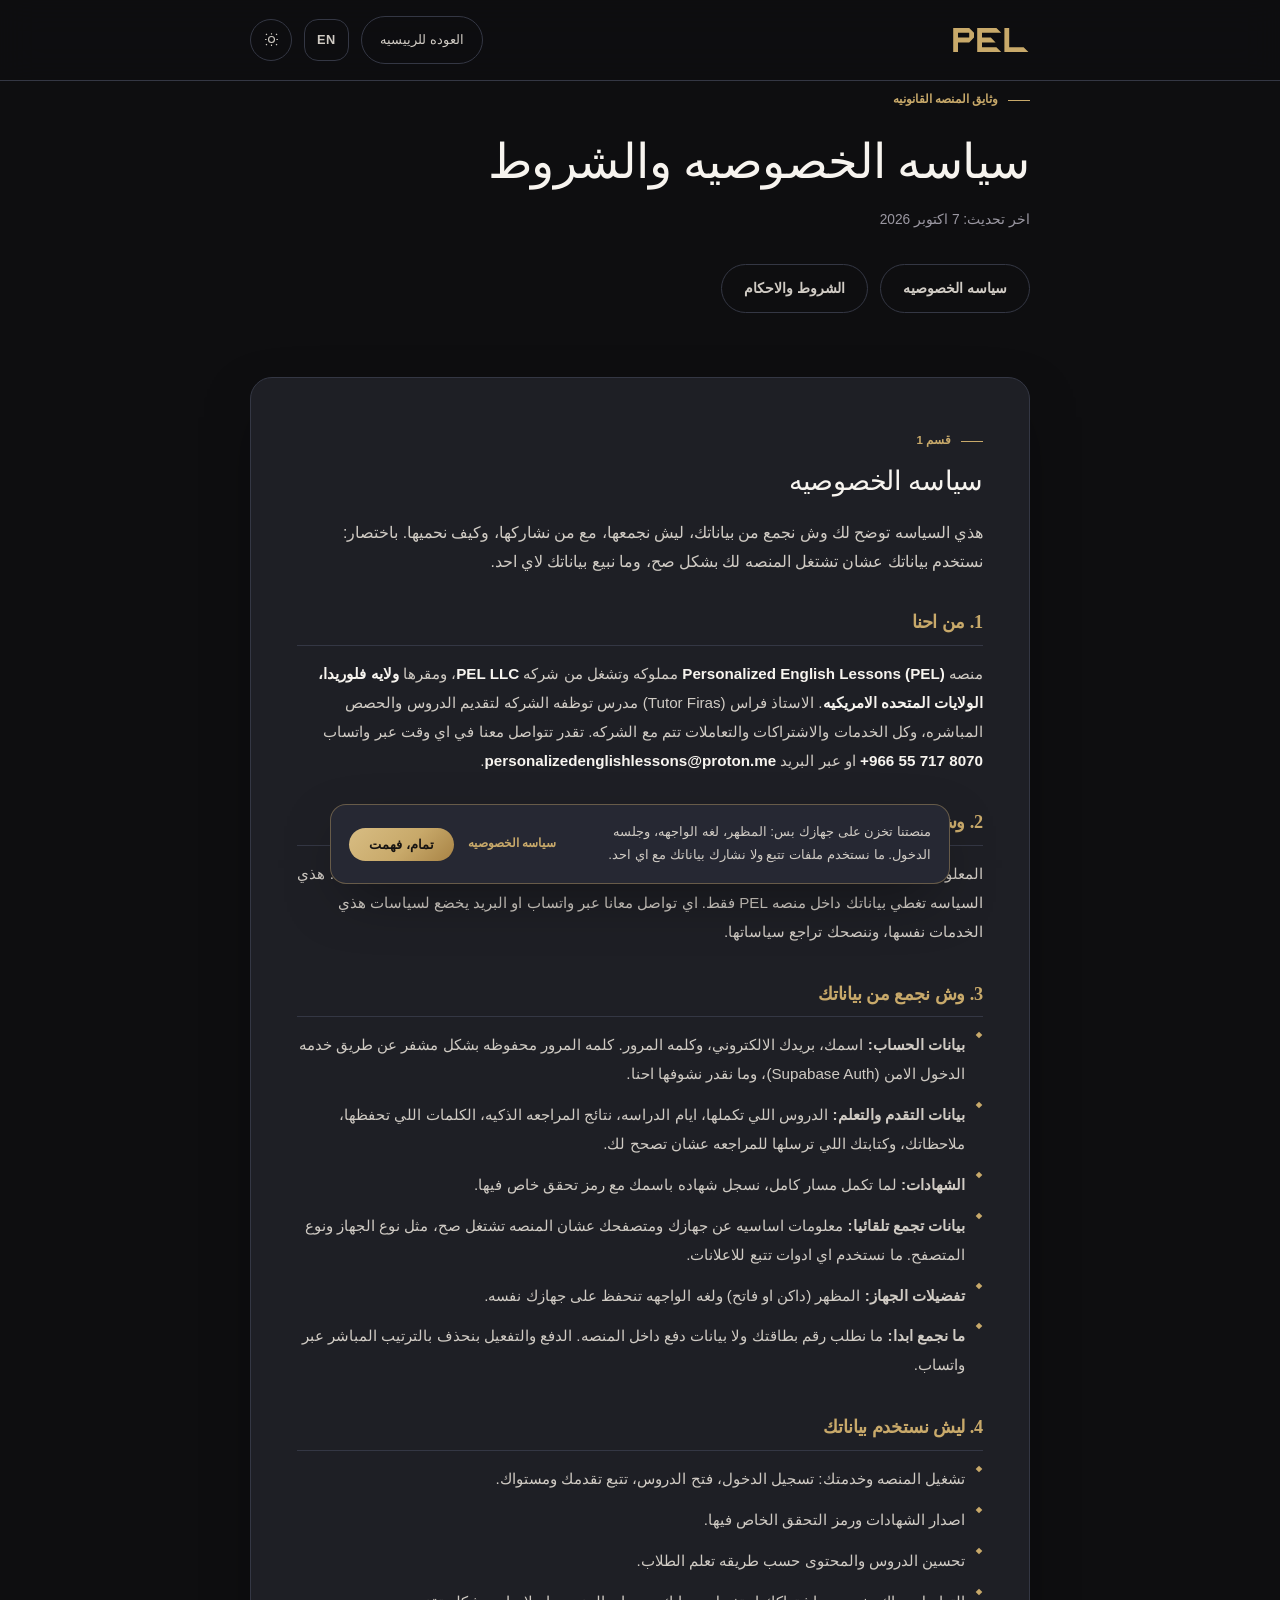
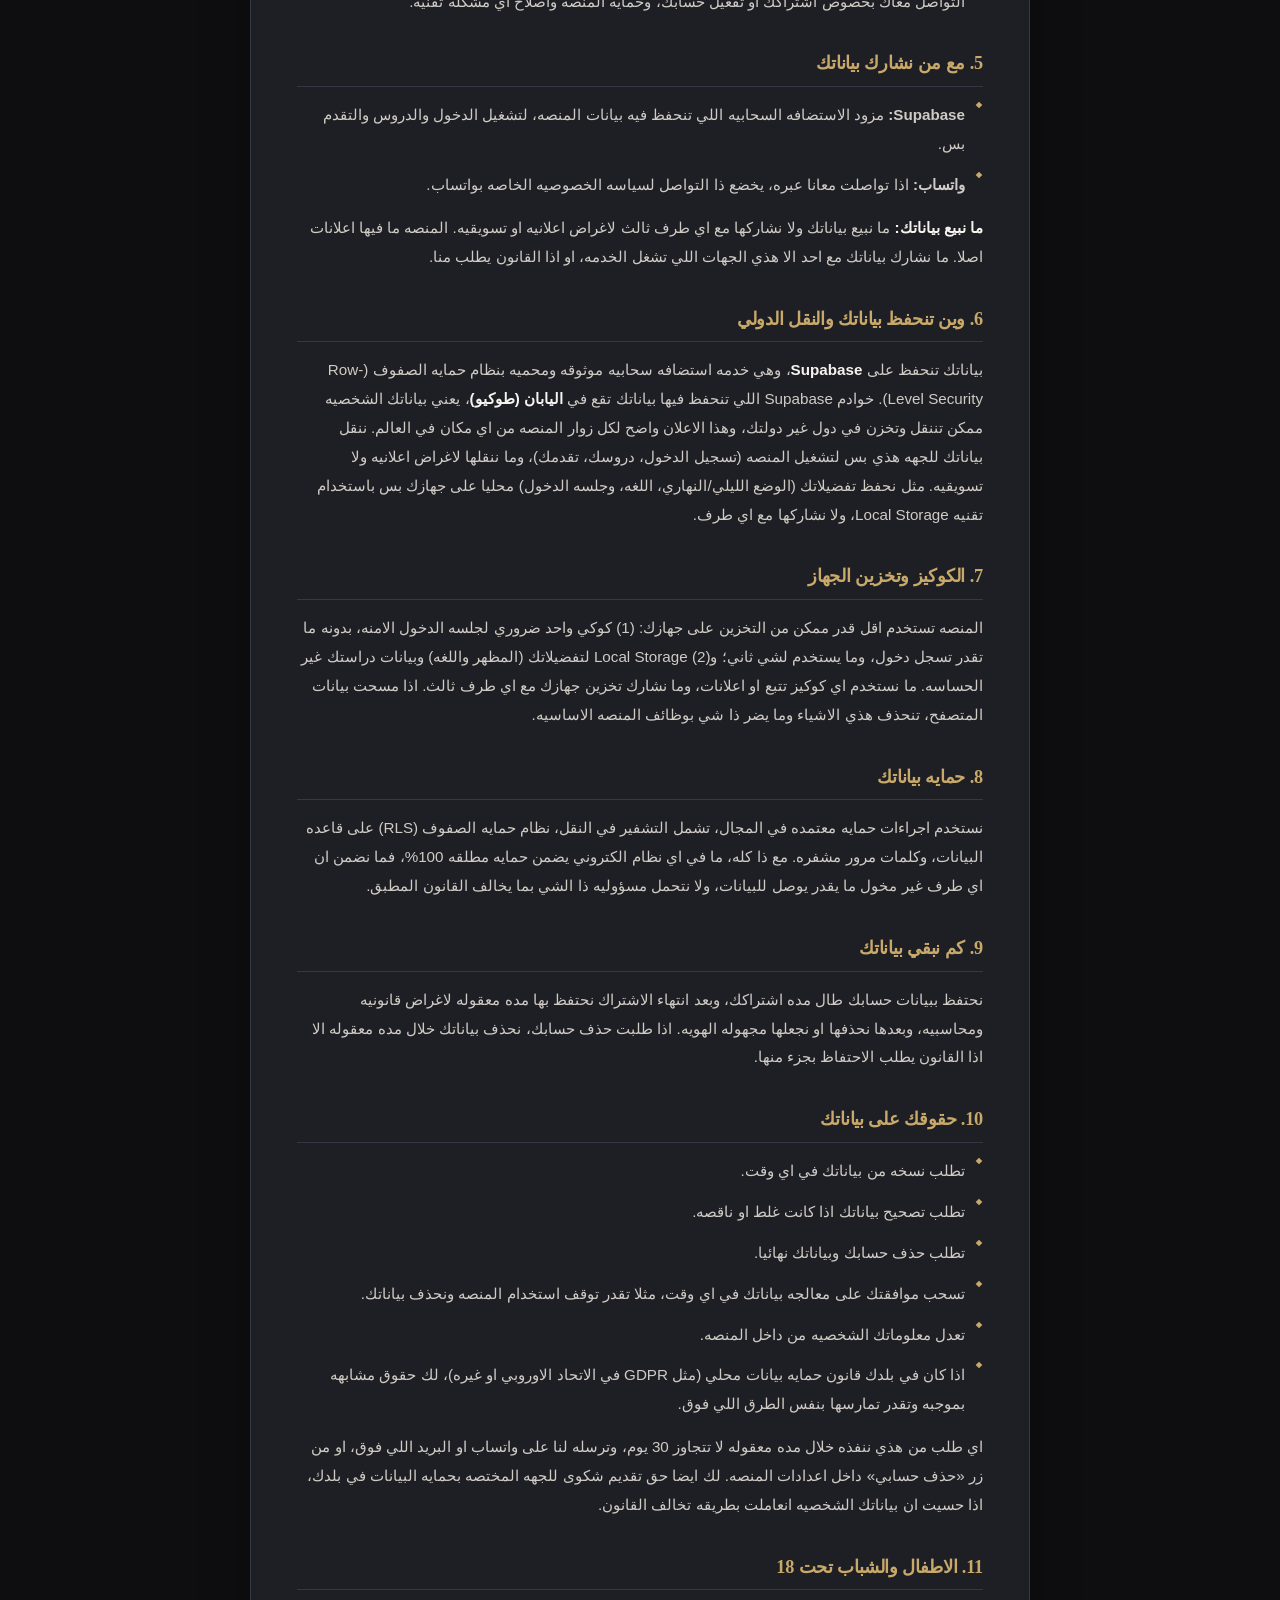
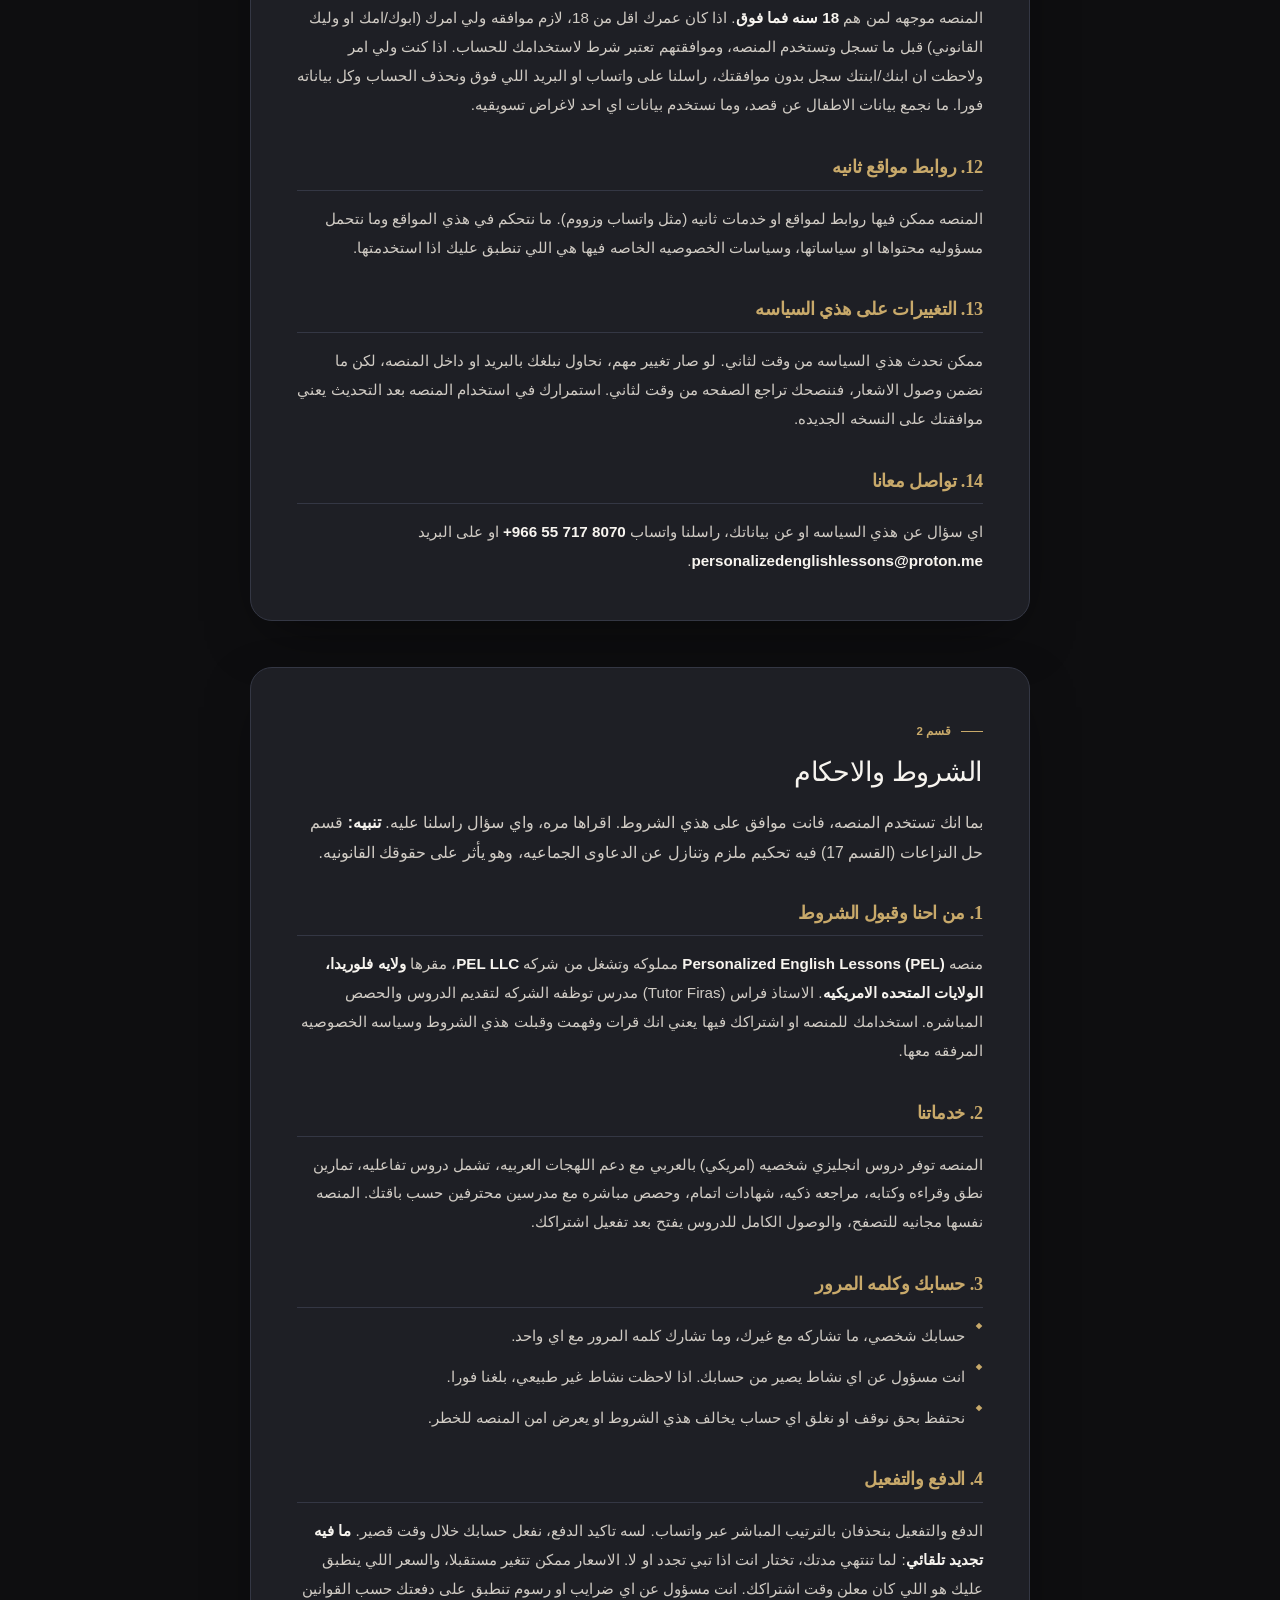
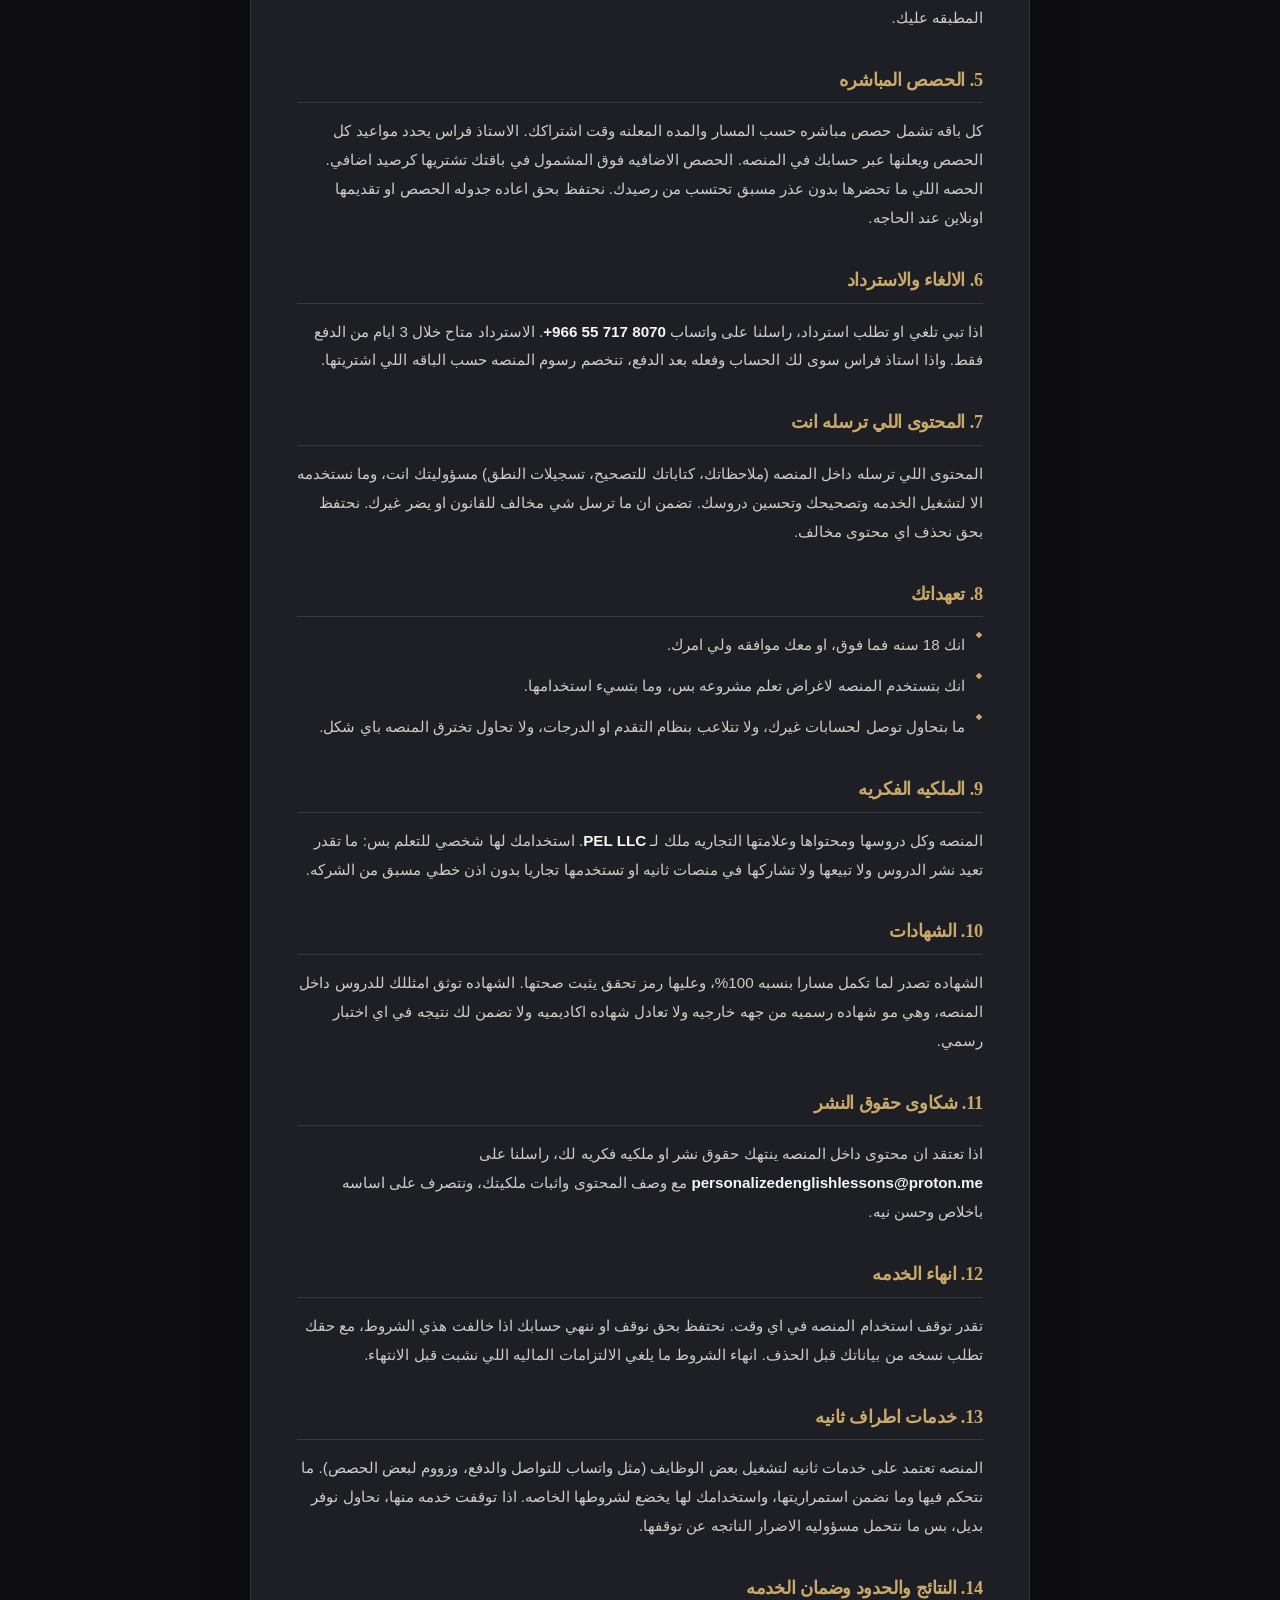
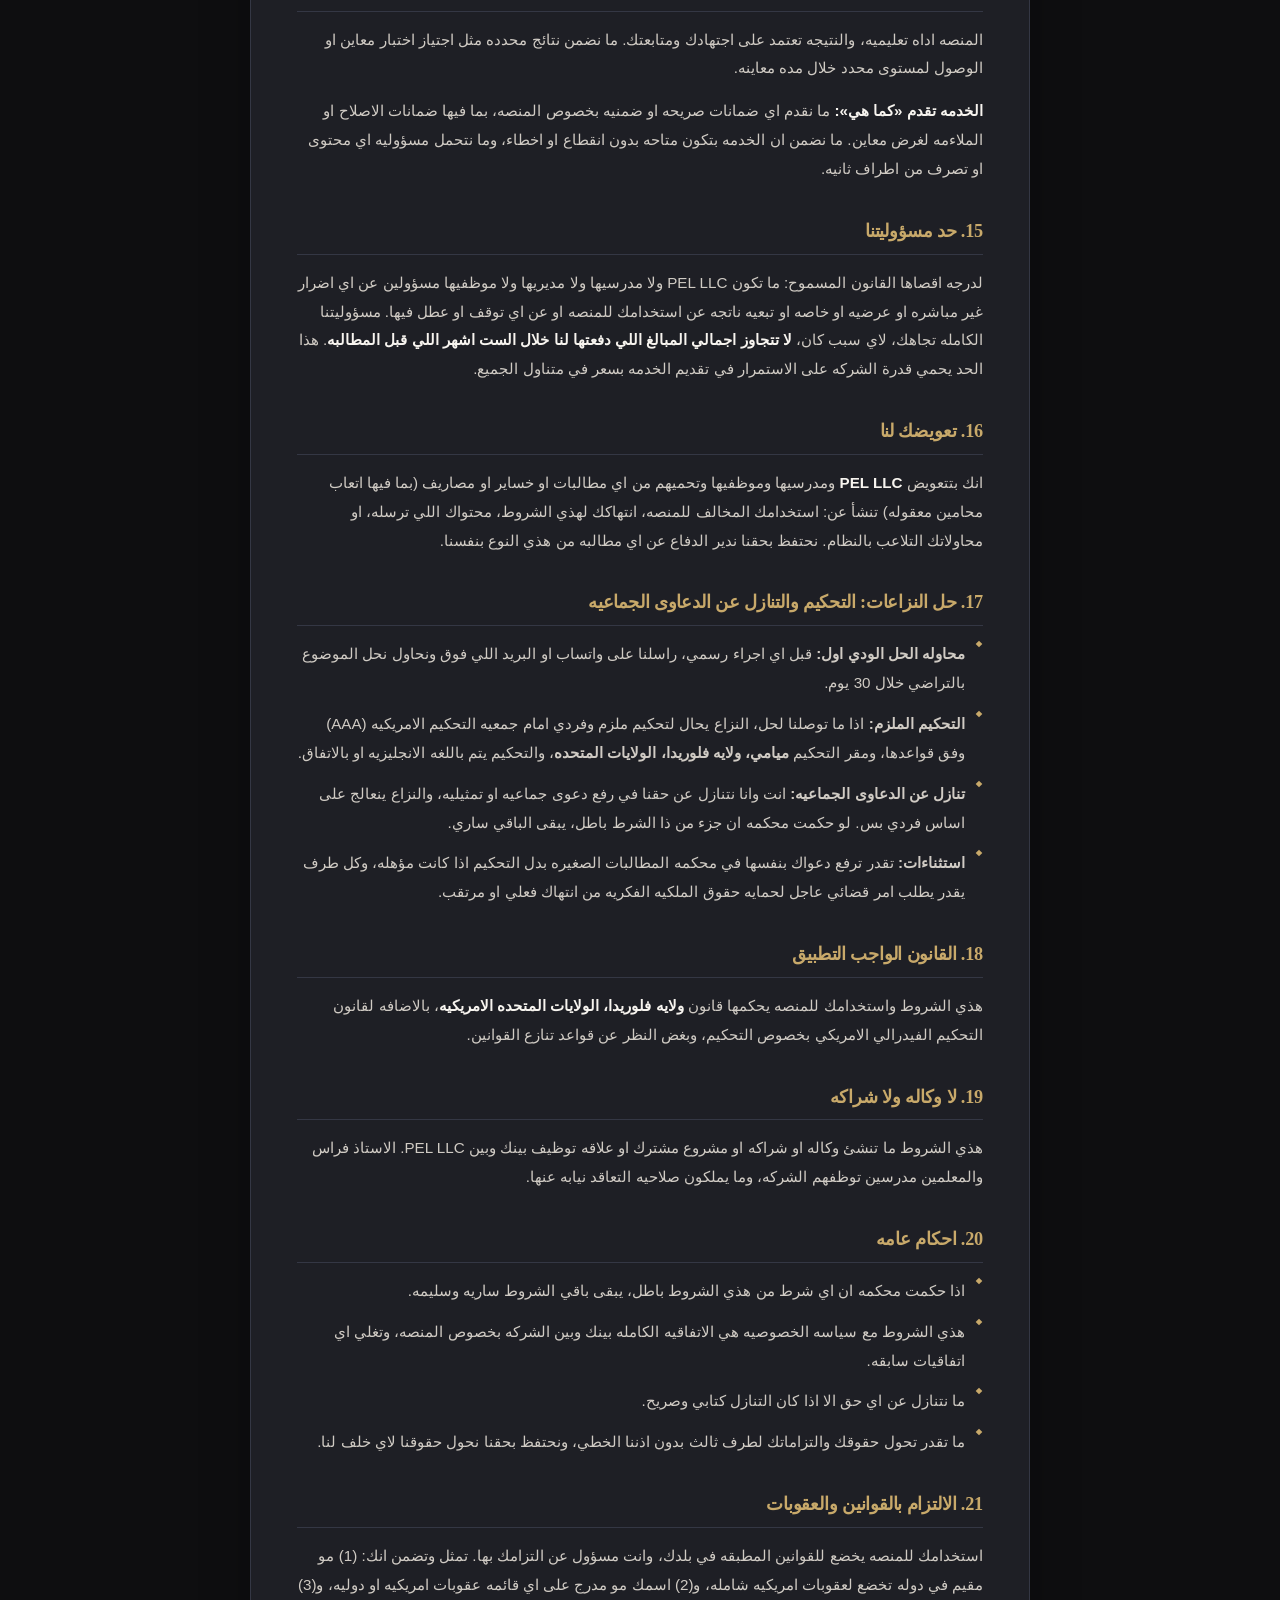
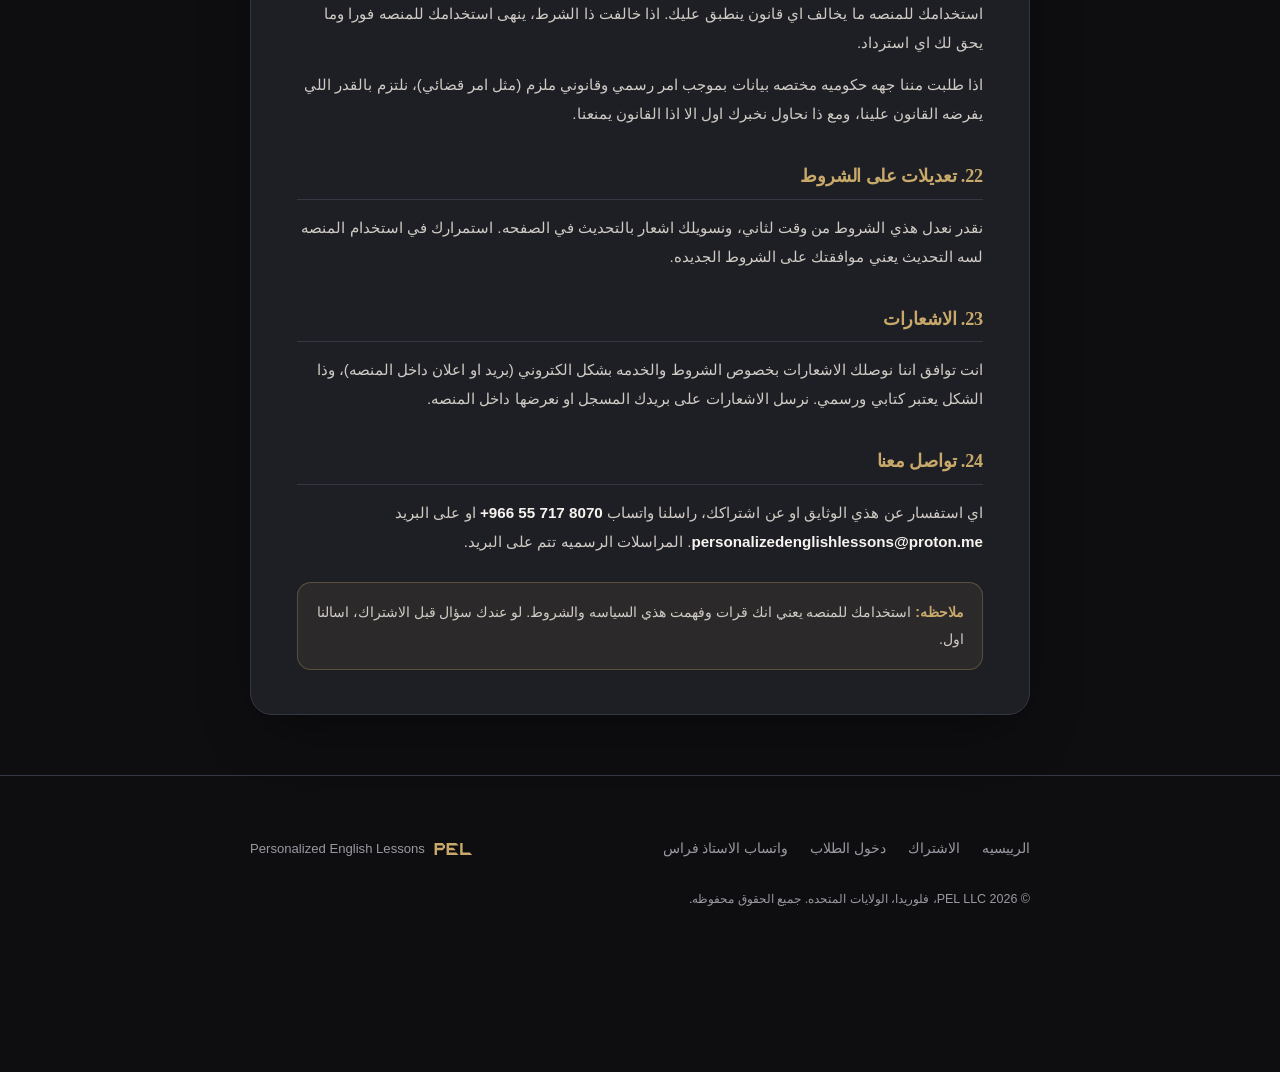
<file: legal.html>
<!DOCTYPE html>
<html lang="ar" dir="rtl">
<head>
<meta charset="UTF-8">
<meta name="viewport" content="width=device-width, initial-scale=1.0">
<meta http-equiv="Content-Security-Policy" content="default-src 'self'; script-src 'self' 'unsafe-inline'; style-src 'self' 'unsafe-inline' https://fonts.googleapis.com; font-src 'self' https://fonts.gstatic.com data:; img-src 'self' data: https:; base-uri 'self'; form-action 'self'; object-src 'none';">
<title>PEL، سياسه الخصوصيه والشروط</title>
<link rel="canonical" href="https://pel.personalizedenglishlessons.workers.dev/legal.html">
<meta name="description" content="سياسه الخصوصيه والشروط والاحكام لمنصه Personalized English Lessons، مقدمه من PEL LLC، مع الاستاذ فراس.">
<meta name="robots" content="index, follow">
<link rel="icon" type="image/svg+xml" href="brand/pel-favicon.svg?v=2">
<link rel="icon" type="image/png" sizes="32x32" href="brand/favicon-32.png?v=2">
<link rel="icon" type="image/png" sizes="48x48" href="brand/favicon-48.png?v=2">
<link rel="apple-touch-icon" href="brand/apple-touch-icon.png?v=2">
<meta name="theme-color" content="#0E0E10">
<link rel="preconnect" href="https://fonts.googleapis.com">
<link rel="preconnect" href="https://fonts.gstatic.com" crossorigin>
<link href="https://fonts.googleapis.com/css2?family=Fraunces:ital,opsz,wght@0,9..144,300;0,9..144,400;0,9..144,500;0,9..144,600;1,9..144,400;1,9..144,500&family=Plus+Jakarta+Sans:wght@300;400;500;600;700;800&family=Tajawal:wght@300;400;500;700&family=Cairo:wght@400;500;700&display=swap" rel="preload" as="style" onload="this.onload=null;this.rel='stylesheet'"><noscript><link href="https://fonts.googleapis.com/css2?family=Fraunces:ital,opsz,wght@0,9..144,300;0,9..144,400;0,9..144,500;0,9..144,600;1,9..144,400;1,9..144,500&family=Plus+Jakarta+Sans:wght@300;400;500;600;700;800&family=Tajawal:wght@300;400;500;700&family=Cairo:wght@400;500;700&display=swap" rel="stylesheet"></noscript>
<style>
:root{
  --bg:#0E0E10;
  --surface:#17171B;
  --card:#1E1F25;
  --card-elevated:#262833;
  --border:#343744;
  --text:#F7F4EF;
  --text-secondary:#D0CBC4;
  --text-muted:#9B98A2;
  --gold:#C8A96A;
  --gold-soft:#D8BD83;
  --bronze:#A88345;
  --emerald:#3F8C72;
  --success:#42A36A;
  --pel-stem:#F7F4EF;
  --pel-gold:#C8A96A;
  --shadow-soft: 0 20px 60px -20px rgba(0,0,0,0.55);
  --ease: cubic-bezier(.16,.84,.32,1);
}
html[data-theme="light"]{
  --bg:#F3EEE2;
  --surface:#EFE9DE;
  --card:#EFE9DE;
  --card-elevated:#EFE9DE;
  --border:#E5DFD2;
  --text:#17171B;
  --text-secondary:#4B463D;
  --text-muted:#6E6962;
  --pel-stem:#17171B;
  --pel-gold:#A88345;
  caret-color:var(--gold);
  accent-color:var(--gold);
  --shadow-soft: 0 20px 60px -25px rgba(30,25,15,0.18);
}
*,*::before,*::after{box-sizing:border-box;}
html{scroll-behavior:smooth;}
body{
  margin:0;
  background:var(--bg);
  color:var(--text);
  font-family:'Tajawal','Plus Jakarta Sans',sans-serif;
  -webkit-font-smoothing:antialiased;
  overflow-x:hidden;
  transition:background .5s var(--ease), color .5s var(--ease);
  line-height:1.9;
}
h1,h2,h3,h4{ font-family:'Fraunces',serif; font-weight:500; line-height:1.3; letter-spacing:-0.01em; margin:0; }
p{margin:0;}
a{color:inherit; text-decoration:none;}
ul{list-style:none; margin:0; padding:0;}
button{font-family:inherit; cursor:pointer; border:none; background:none; color:inherit;}
::selection{background:var(--gold); color:#0E0E10;}
.container{ max-width:860px; margin:0 auto; padding:0 40px; }
@media(max-width:768px){ .container{ padding:0 24px; } }

.eyebrow{
  display:inline-flex; align-items:center; gap:10px;
  font-size:.72rem; letter-spacing:.22em; text-transform:uppercase;
  color:var(--gold); font-weight:600;
}
.eyebrow::before{ content:""; width:22px; height:1px; background:var(--gold); }
[dir="rtl"] .eyebrow{ letter-spacing:normal; text-transform:none; font-family:'Tajawal','Cairo',sans-serif; }

/* header */
header{
  position:sticky; top:0; z-index:1000;
  background:color-mix(in srgb, var(--bg) 82%, transparent);
  backdrop-filter:blur(18px) saturate(140%);
  -webkit-backdrop-filter:blur(18px) saturate(140%);
  border-bottom:1px solid var(--border);
}
.header-inner{ display:flex; align-items:center; justify-content:space-between; gap:20px; padding-top:16px; padding-bottom:16px; }
.logo{
  display:flex; align-items:center; min-width:0;
}
.logo img{ height:24px; width:auto; flex-shrink:0; }
.pel-logo{ display:inline-block; vertical-align:middle; }
.pel-logo-light{ display:none; }
html[data-theme="light"] .pel-logo{ display:none; }
html[data-theme="light"] .pel-logo-light{ display:inline-block; }
.header-actions{ display:flex; align-items:center; gap:12px; }
.nav-pill{
  display:inline-flex; align-items:center; gap:8px;
  padding:10px 18px; border-radius:999px;
  border:1px solid var(--border); color:var(--text-secondary);
  font-size:.84rem; font-weight:500; transition:border-color .3s, color .3s;
}
.nav-pill:hover{ border-color:var(--gold); color:var(--gold-soft); }
.theme-toggle{
  width:42px; height:42px; border-radius:50%;
  border:1px solid var(--border); display:flex; align-items:center; justify-content:center;
  color:var(--text-secondary); flex-shrink:0; transition:border-color .3s, color .3s, transform .3s;
}
.theme-toggle:hover{ border-color:var(--gold); color:var(--gold); transform:rotate(20deg); }
.lang-pill{ min-width:42px; height:42px; padding:0 12px; border-radius:14px; border:1px solid var(--border); background:transparent; color:var(--text-secondary); font-weight:700; font-size:.8rem; letter-spacing:.04em; display:flex; align-items:center; justify-content:center; transition:border-color .3s ease, color .3s ease; }
.lang-pill:hover{ border-color:var(--gold); color:var(--gold); }
main{ padding:90px 0 40px; }
.page-head{ margin-bottom:64px; }
.page-head h1{ font-size:clamp(2rem,4.4vw,3rem); margin-top:20px; }
.page-head .updated{ margin-top:14px; font-size:.86rem; color:var(--text-muted); }
.legal-nav{ display:flex; gap:12px; flex-wrap:wrap; margin-top:30px; }
.legal-nav a{
  padding:10px 22px; border-radius:999px; border:1px solid var(--border);
  color:var(--text-secondary); font-size:.9rem; font-weight:600; transition:border-color .3s, background .3s, color .3s;
}
.legal-nav a:hover, .legal-nav a:focus-visible{ border-color:var(--gold); color:var(--gold); background:rgba(200,169,106,.06); }

/* legal sections */
.legal-section{ scroll-margin-top:110px; }
.legal-card{
  background:var(--card); border:1px solid var(--border); border-radius:22px;
  padding:44px 46px; margin-bottom:46px; box-shadow:var(--shadow-soft);
}
@media(max-width:640px){ .legal-card{ padding:30px 24px; } }
.legal-card h2{ font-size:1.7rem; margin-top:12px; }
.legal-card .intro{ margin-top:18px; color:var(--text-secondary); font-size:.98rem; }
.legal-card h3{
  font-size:1.14rem; font-weight:600; margin-top:36px; padding-bottom:10px;
  border-bottom:1px solid var(--border); color:var(--gold);
}
.legal-card h3:first-of-type{ margin-top:34px; }
.legal-card p{ margin-top:14px; font-size:.95rem; color:var(--text-secondary); }
.legal-card p b{ color:var(--text); font-weight:700; }
.legal-card ul{ margin-top:14px; display:flex; flex-direction:column; gap:12px; }
.legal-card li{ display:flex; gap:10px; font-size:.95rem; color:var(--text-secondary); }
.legal-card li::before{ content:""; width:8px; height:8px; flex-shrink:0; background:no-repeat center/contain url("data:image/svg+xml,%3Csvg xmlns='http://www.w3.org/2000/svg' width='8' height='8' viewBox='0 0 24 24' fill='%23c8a96a' stroke='none'%3E%3Cpolygon points='12 2 22 12 12 22 2 12'/%3E%3C/svg%3E"); line-height:2.1; }
.legal-card .note{
  margin-top:26px; padding:16px 18px; border-radius:14px;
  background:rgba(200,169,106,.08); border:1px solid rgba(200,169,106,.3);
  font-size:.88rem; color:var(--text-secondary);
}
.legal-card .note b{ color:var(--gold); }

/* footer */
footer{ padding:60px 0 40px; border-top:1px solid var(--border); margin-top:60px; }
.footer-inner{ display:flex; align-items:center; justify-content:space-between; gap:20px; flex-wrap:wrap; }
.footer-links{ display:flex; gap:22px; flex-wrap:wrap; font-size:.86rem; color:var(--text-muted); }
.footer-links a:hover{ color:var(--gold); }
.footer-bottom{ margin-top:26px; font-size:.78rem; color:var(--text-muted); }

/* back to top */
.back-to-top{
  position:fixed; bottom:28px; left:28px; width:46px; height:46px; border-radius:50%;
  background:var(--card-elevated); border:1px solid var(--border); color:var(--gold);
  display:flex; align-items:center; justify-content:center; z-index:900;
  opacity:0; pointer-events:none; transform:translateY(10px);
  transition:opacity .4s ease, transform .4s ease, border-color .3s ease;
}
.back-to-top.show{ opacity:1; pointer-events:all; transform:translateY(0); }
.back-to-top:hover{ border-color:var(--gold); }
/* consent notice bar */
.consent-bar{
  position:fixed; left:16px; right:16px; bottom:16px; z-index:2000;
  max-width:620px; margin:0 auto;
  background:var(--card-elevated); border:1px solid rgba(200,169,106,.4);
  border-radius:16px; padding:16px 18px;
  display:flex; align-items:center; gap:14px; flex-wrap:wrap;
  box-shadow:var(--shadow-soft);
  opacity:0; transform:translateY(16px); pointer-events:none;
  transition:opacity .4s var(--ease), transform .4s var(--ease);
}
.consent-bar.show{ opacity:1; transform:translateY(0); pointer-events:all; }
.consent-text{ flex:1; min-width:230px; font-size:.84rem; color:var(--text-secondary); line-height:1.7; }
.consent-actions{ display:flex; align-items:center; gap:14px; flex-wrap:wrap; }
.consent-link{ font-size:.78rem; color:var(--gold); font-weight:600; }
.consent-link:hover{ text-decoration:underline; }
.consent-btn{
  padding:9px 20px; border-radius:999px;
  background:linear-gradient(135deg, var(--gold-soft), var(--gold) 55%, var(--bronze));
  color:#171412; font-weight:700; font-size:.82rem;
  transition:transform .3s var(--ease), box-shadow .3s var(--ease);
}
.consent-btn:hover{ transform:translateY(-1px); box-shadow:var(--gold-glow); }

/* bilingual content pairs: visibility follows html[lang] */
html[lang="ar"] .t-en{ display:none !important; }
html[lang="en"] .t-ar{ display:none !important; }

a:focus-visible, button:focus-visible{ outline:2px solid var(--gold); outline-offset:3px; border-radius:6px; }
</style>
  <style>.riyal{display:inline-block;height:.78em;width:.7em;vertical-align:-.05em;fill:currentColor;margin:0 .05em;}</style>
</head>
<body>

<header>
  <div class="container header-inner">
    <a href="index.html" class="logo">
      <img class="pel-logo" src="brand/pel-wordmark.svg" alt="PEL">
      <img class="pel-logo pel-logo-light" src="brand/pel-wordmark-dark.svg" alt="PEL">
    </a>
    <div class="header-actions">
      <a href="index.html" class="nav-pill" id="legalHomeLink"><span class="t-ar">العوده للرييسيه</span><span class="t-en">Back to Home</span></a>
      <button type="button" class="lang-pill" id="legalLangBtn" aria-label="Switch language">EN</button>
      <button type="button" class="theme-toggle" id="themeToggle" aria-label="تبديل المظهر">
        <svg id="themeIcon" width="17" height="17" viewBox="0 0 24 24" fill="none" stroke="currentColor" stroke-width="1.6"><path d="M12 3v2M12 19v2M4.2 4.2l1.4 1.4M18.4 18.4l1.4 1.4M3 12h2M19 12h2M4.2 19.8l1.4-1.4M18.4 5.6l1.4-1.4"/><circle cx="12" cy="12" r="4.2"/></svg>
      </button>
    </div>
  </div>
</header>

<main class="container">
  <div class="page-head">
    <span class="eyebrow"><span class="t-ar">وثايق المنصه القانونيه</span><span class="t-en">Platform legal documents</span></span>
    <h1><span class="t-ar">سياسه الخصوصيه والشروط</span><span class="t-en">Privacy Policy & Terms</span></h1>
    <p class="updated"><span class="t-ar">اخر تحديث: 7 اكتوبر 2026</span><span class="t-en">Last updated: October 7, 2026</span></p>
    <div class="legal-nav">
      <a href="#privacy"><span class="t-ar">سياسه الخصوصيه</span><span class="t-en">Privacy Policy</span></a>
      <a href="#terms"><span class="t-ar">الشروط والاحكام</span><span class="t-en">Terms & Conditions</span></a>
    </div>
  </div>

  <section class="legal-section" id="privacy">
    <div class="legal-card">
      <span class="eyebrow"><span class="t-ar">قسم 1</span><span class="t-en">Section 1</span></span>
      <h2><span class="t-ar">سياسه الخصوصيه</span><span class="t-en">Privacy Policy</span></h2>
      <p class="intro">
        <span class="t-ar">هذي السياسه توضح لك وش نجمع من بياناتك، ليش نجمعها، مع من نشاركها، وكيف نحميها. باختصار: نستخدم بياناتك عشان تشتغل المنصه لك بشكل صح، وما نبيع بياناتك لاي احد.</span>
        <span class="t-en">This policy explains what data we collect, why we collect it, who we share it with, and how we protect it. In short: we use your data so the platform works properly for you, and we never sell your data to anyone.</span>
      </p>

      <h3><span class="t-ar">1. من احنا</span><span class="t-en">1. Who we are</span></h3>
      <p>
        <span class="t-ar">منصه <b>Personalized English Lessons (PEL)</b> مملوكه وتشغل من شركه <b>PEL LLC</b>، ومقرها <b>ولايه فلوريدا، الولايات المتحده الامريكيه</b>. الاستاذ فراس (Tutor Firas) مدرس توظفه الشركه لتقديم الدروس والحصص المباشره، وكل الخدمات والاشتراكات والتعاملات تتم مع الشركه. تقدر تتواصل معنا في اي وقت عبر واتساب <b dir="ltr">+966 55 717 8070</b> او عبر البريد <b dir="ltr">personalizedenglishlessons@proton.me</b>.</span>
        <span class="t-en">The <b>Personalized English Lessons (PEL)</b> platform is owned and operated by <b>PEL LLC</b>, a company based in <b>Florida, United States of America</b>. Tutor Firas is an English tutor hired by the company to deliver lessons and live sessions, and all services, subscriptions, and arrangements are provided by the company. You can reach us anytime via WhatsApp at <b>+966 55 717 8070</b> or by email at <b>personalizedenglishlessons@proton.me</b>.</span>
      </p>

      <h3><span class="t-ar">2. وش نعني بالمعلومات الشخصيه</span><span class="t-en">2. What we mean by personal information</span></h3>
      <p>
        <span class="t-ar">المعلومات الشخصيه هي اي معلومه تخصك كطالب وتقدر تحدد هويتك، مثل اسمك وبريدك وسجل دراستك. هذي السياسه تغطي بياناتك داخل منصه PEL فقط. اي تواصل معانا عبر واتساب او البريد يخضع لسياسات هذي الخدمات نفسها، وننصحك تراجع سياساتها.</span>
        <span class="t-en">Personal information is any information about you as a student that can identify you, such as your name, email, and study record. This policy covers your data inside the PEL platform only. Any communication with us over WhatsApp or email is also subject to those services' own policies, and we encourage you to review them.</span>
      </p>

      <h3><span class="t-ar">3. وش نجمع من بياناتك</span><span class="t-en">3. Information we collect</span></h3>
      <ul>
        <li>
          <span class="t-ar"><b>بيانات الحساب:</b> اسمك، بريدك الالكتروني، وكلمه المرور. كلمه المرور محفوظه بشكل مشفر عن طريق خدمه الدخول الامن (Supabase Auth)، وما نقدر نشوفها احنا.</span>
          <span class="t-en"><b>Account data:</b> your name, email address, and password. The password is stored encrypted by our secure sign-in service (Supabase Auth); even we cannot see it.</span>
        </li>
        <li>
          <span class="t-ar"><b>بيانات التقدم والتعلم:</b> الدروس اللي تكملها، ايام الدراسه، نتائج المراجعه الذكيه، الكلمات اللي تحفظها، ملاحظاتك، وكتابتك اللي ترسلها للمراجعه عشان تصحح لك.</span>
          <span class="t-en"><b>Learning & progress data:</b> lessons you complete, study days, smart-review results, the vocabulary you save, your notes, and writing you submit for correction.</span>
        </li>
        <li>
          <span class="t-ar"><b>الشهادات:</b> لما تكمل مسار كامل، نسجل شهاده باسمك مع رمز تحقق خاص فيها.</span>
          <span class="t-en"><b>Certificates:</b> when you complete a full path, we record a certificate in your name with its own verification code.</span>
        </li>
        <li>
          <span class="t-ar"><b>بيانات تجمع تلقائيا:</b> معلومات اساسيه عن جهازك ومتصفحك عشان المنصه تشتغل صح، مثل نوع الجهاز ونوع المتصفح. ما نستخدم اي ادوات تتبع للاعلانات.</span>
          <span class="t-en"><b>Automatically collected data:</b> basic technical information about your device and browser needed for the platform to work, such as device and browser type. We use no advertising trackers.</span>
        </li>
        <li>
          <span class="t-ar"><b>تفضيلات الجهاز:</b> المظهر (داكن او فاتح) ولغه الواجهه تنحفظ على جهازك نفسه.</span>
          <span class="t-en"><b>Device preferences:</b> theme (dark or light) and interface language are saved on your device only.</span>
        </li>
        <li>
          <span class="t-ar"><b>ما نجمع ابدا:</b> ما نطلب رقم بطاقتك ولا بيانات دفع داخل المنصه. الدفع والتفعيل بنحذف بالترتيب المباشر عبر واتساب.</span>
          <span class="t-en"><b>What we never collect:</b> we never ask for your card number or any payment details inside the platform. Payment and activation are arranged directly over WhatsApp.</span>
        </li>
      </ul>

      <h3><span class="t-ar">4. ليش نستخدم بياناتك</span><span class="t-en">4. How we use collected information</span></h3>
      <ul>
        <li>
          <span class="t-ar">تشغيل المنصه وخدمتك: تسجيل الدخول، فتح الدروس، تتبع تقدمك ومستواك.</span>
          <span class="t-en">Operating the platform and serving you: signing you in, opening lessons, tracking your progress and level.</span>
        </li>
        <li>
          <span class="t-ar">اصدار الشهادات ورمز التحقق الخاص فيها.</span>
          <span class="t-en">Issuing certificates and their verification codes.</span>
        </li>
        <li>
          <span class="t-ar">تحسين الدروس والمحتوى حسب طريقه تعلم الطلاب.</span>
          <span class="t-en">Improving lessons and content based on how students learn.</span>
        </li>
        <li>
          <span class="t-ar">التواصل معاك بخصوص اشتراكك او تفعيل حسابك، وحمايه المنصه واصلاح اي مشكله تقنيه.</span>
          <span class="t-en">Contacting you about your subscription or account activation, protecting the platform, and fixing technical problems.</span>
        </li>
      </ul>

      <h3><span class="t-ar">5. مع من نشارك بياناتك</span><span class="t-en">5. Third parties we share your data with</span></h3>
      <ul>
        <li>
          <span class="t-ar"><b>Supabase:</b> مزود الاستضافه السحابيه اللي تنحفظ فيه بيانات المنصه، لتشغيل الدخول والدروس والتقدم بس.</span>
          <span class="t-en"><b>Supabase:</b> the cloud hosting provider where platform data is stored, used only to run sign-in, lessons, and progress.</span>
        </li>
        <li>
          <span class="t-ar"><b>واتساب:</b> اذا تواصلت معانا عبره، يخضع ذا التواصل لسياسه الخصوصيه الخاصه بواتساب.</span>
          <span class="t-en"><b>WhatsApp:</b> if you contact us through it, that communication is subject to WhatsApp's own privacy policy.</span>
        </li>
      </ul>
      <p>
        <span class="t-ar"><b>ما نبيع بياناتك:</b> ما نبيع بياناتك ولا نشاركها مع اي طرف ثالث لاغراض اعلانيه او تسويقيه. المنصه ما فيها اعلانات اصلا. ما نشارك بياناتك مع احد الا هذي الجهات اللي تشغل الخدمه، او اذا القانون يطلب منا.</span>
        <span class="t-en"><b>We do not sell your data:</b> we do not sell your data or share it with any third party for advertising or marketing purposes. The platform has no ads at all. We only share data with the providers above that run the service, or when the law requires it.</span>
      </p>

      <h3><span class="t-ar">6. وين تنحفظ بياناتك والنقل الدولي</span><span class="t-en">6. Where your data is stored and international transfers</span></h3>
      <p>
        <span class="t-ar">بياناتك تنحفظ على <b>Supabase</b>، وهي خدمه استضافه سحابيه موثوقه ومحميه بنظام حمايه الصفوف (Row-Level Security). خوادم Supabase اللي تنحفظ فيها بياناتك تقع في <b>اليابان (طوكيو)</b>، يعني بياناتك الشخصيه ممكن تننقل وتخزن في دول غير دولتك، وهذا الاعلان واضح لكل زوار المنصه من اي مكان في العالم. ننقل بياناتك للجهه هذي بس لتشغيل المنصه (تسجيل الدخول، دروسك، تقدمك)، وما ننقلها لاغراض اعلانيه ولا تسويقيه. مثل نحفظ تفضيلاتك (الوضع الليلي/النهاري، اللغه، وجلسه الدخول) محليا على جهازك بس باستخدام تقنيه Local Storage، ولا نشاركها مع اي طرف.</span>
        <span class="t-en">Your data is stored on <b>Supabase</b>, a trusted cloud hosting service protected by Row-Level Security (RLS). The Supabase servers holding your data are located in <b>Japan (Tokyo)</b>, meaning your personal data may be transferred to and stored in countries other than your own; this disclosure applies to all visitors of the platform, wherever you are in the world. We transfer your data to this provider only to run the platform (sign-in, your lessons, your progress), never for advertising or marketing purposes. We also store your preferences (dark/light theme, language, and sign-in session) locally on your device using Local Storage, and never share them with anyone.</span>
      </p>

      <h3><span class="t-ar">7. الكوكيز وتخزين الجهاز</span><span class="t-en">7. Cookies and device storage</span></h3>
      <p>
        <span class="t-ar">المنصه تستخدم اقل قدر ممكن من التخزين على جهازك: (1) كوكي واحد ضروري لجلسه الدخول الامنه، بدونه ما تقدر تسجل دخول، وما يستخدم لشي ثاني؛ و(2) Local Storage لتفضيلاتك (المظهر واللغه) وبيانات دراستك غير الحساسه. ما نستخدم اي كوكيز تتبع او اعلانات، وما نشارك تخزين جهازك مع اي طرف ثالث. اذا مسحت بيانات المتصفح، تنحذف هذي الاشياء وما يضر ذا شي بوظائف المنصه الاساسيه.</span>
        <span class="t-en">The platform uses the minimum possible storage on your device: (1) a single strictly-necessary cookie for your secure sign-in session, without it you cannot sign in, and it is used for nothing else; and (2) Local Storage for your preferences (theme and language) and non-sensitive study data. We use no tracking or advertising cookies, and we never share your device storage with any third party. Clearing your browser data removes these things and does not break the platform's core functions.</span>
      </p>

      <h3><span class="t-ar">8. حمايه بياناتك</span><span class="t-en">8. Security</span></h3>
      <p>
        <span class="t-ar">نستخدم اجراءات حمايه معتمده في المجال، تشمل التشفير في النقل، نظام حمايه الصفوف (RLS) على قاعده البيانات، وكلمات مرور مشفره. مع ذا كله، ما في اي نظام الكتروني يضمن حمايه مطلقه 100%، فما نضمن ان اي طرف غير مخول ما يقدر يوصل للبيانات، ولا نتحمل مسؤوليه ذا الشي بما يخالف القانون المطبق.</span>
        <span class="t-en">We use industry-standard security measures, including encryption in transit, Row-Level Security (RLS) on the database, and encrypted passwords. That said, no electronic system can guarantee absolute security, so we cannot promise that no unauthorized party will ever defeat these measures, and we are not liable for that beyond what applicable law allows.</span>
      </p>

      <h3><span class="t-ar">9. كم نبقي بياناتك</span><span class="t-en">9. Data retention</span></h3>
      <p>
        <span class="t-ar">نحتفظ ببيانات حسابك طال مده اشتراكك، وبعد انتهاء الاشتراك نحتفظ بها مده معقوله لاغراض قانونيه ومحاسبيه، وبعدها نحذفها او نجعلها مجهوله الهويه. اذا طلبت حذف حسابك، نحذف بياناتك خلال مده معقوله الا اذا القانون يطلب الاحتفاظ بجزء منها.</span>
        <span class="t-en">We keep your account data for as long as your subscription is active, and for a reasonable period after it ends for legal and accounting purposes, then we delete or de-identify it. If you request account deletion, we delete your data within a reasonable period unless the law requires retaining part of it.</span>
      </p>

      <h3><span class="t-ar">10. حقوقك على بياناتك</span><span class="t-en">10. Your rights over your data</span></h3>
      <ul>
        <li>
          <span class="t-ar">تطلب نسخه من بياناتك في اي وقت.</span>
          <span class="t-en">Request a copy of your data at any time.</span>
        </li>
        <li>
          <span class="t-ar">تطلب تصحيح بياناتك اذا كانت غلط او ناقصه.</span>
          <span class="t-en">Request correction of your data if it is wrong or incomplete.</span>
        </li>
        <li>
          <span class="t-ar">تطلب حذف حسابك وبياناتك نهائيا.</span>
          <span class="t-en">Request permanent deletion of your account and data.</span>
        </li>
        <li>
          <span class="t-ar">تسحب موافقتك على معالجه بياناتك في اي وقت، مثلا تقدر توقف استخدام المنصه ونحذف بياناتك.</span>
          <span class="t-en">Withdraw your consent to processing your data at any time, for example, you can stop using the platform and we will delete your data.</span>
        </li>
        <li>
          <span class="t-ar">تعدل معلوماتك الشخصيه من داخل المنصه.</span>
          <span class="t-en">Edit your personal information inside the platform.</span>
        </li>
        <li>
          <span class="t-ar">اذا كان في بلدك قانون حمايه بيانات محلي (مثل GDPR في الاتحاد الاوروبي او غيره)، لك حقوق مشابهه بموجبه وتقدر تمارسها بنفس الطرق اللي فوق.</span>
          <span class="t-en">If your country has its own data protection law (such as the GDPR in the EU/EEA), you have similar rights under it and can exercise them through the same channels above.</span>
        </li>
      </ul>
      <p>
        <span class="t-ar">اي طلب من هذي ننفذه خلال مده معقوله لا تتجاوز 30 يوم، وترسله لنا على واتساب او البريد اللي فوق، او من زر «حذف حسابي» داخل اعدادات المنصه. لك ايضا حق تقديم شكوى للجهه المختصه بحمايه البيانات في بلدك، اذا حسيت ان بياناتك الشخصيه انعاملت بطريقه تخالف القانون.</span>
        <span class="t-en">We action any of these requests within a reasonable period not exceeding 30 days; send them to us on WhatsApp or the email above, or use the “Delete my account” button inside the platform settings. You also have the right to lodge a complaint with the competent data protection authority in your country, if you believe your personal data was handled in a way that violates the law.</span>
      </p>

      <h3><span class="t-ar">11. الاطفال والشباب تحت 18</span><span class="t-en">11. Children and minors under 18</span></h3>
      <p>
        <span class="t-ar">المنصه موجهه لمن هم <b>18 سنه فما فوق</b>. اذا كان عمرك اقل من 18، لازم موافقه ولي امرك (ابوك/امك او وليك القانوني) قبل ما تسجل وتستخدم المنصه، وموافقتهم تعتبر شرط لاستخدامك للحساب. اذا كنت ولي امر ولاحظت ان ابنك/ابنتك سجل بدون موافقتك، راسلنا على واتساب او البريد اللي فوق ونحذف الحساب وكل بياناته فورا. ما نجمع بيانات الاطفال عن قصد، وما نستخدم بيانات اي احد لاغراض تسويقيه.</span>
        <span class="t-en">The platform is intended for users aged <b>18 and over</b>. If you are under 18, your parent or legal guardian must consent before you register and use the platform, their consent is a condition of using the account. If you are a guardian and discover your child registered without your consent, message us on WhatsApp or the email above and we will immediately delete the account and all its data. We do not knowingly collect children's data, and we never use anyone's data for marketing purposes.</span>
      </p>

      <h3><span class="t-ar">12. روابط مواقع ثانيه</span><span class="t-en">12. Links to other websites</span></h3>
      <p>
        <span class="t-ar">المنصه ممكن فيها روابط لمواقع او خدمات ثانيه (مثل واتساب وزووم). ما نتحكم في هذي المواقع وما نتحمل مسؤوليه محتواها او سياساتها، وسياسات الخصوصيه الخاصه فيها هي اللي تنطبق عليك اذا استخدمتها.</span>
        <span class="t-en">The platform may contain links to other websites or services (such as WhatsApp and Zoom). We do not control those sites and are not responsible for their content or policies; their own privacy policies apply when you use them.</span>
      </p>

      <h3><span class="t-ar">13. التغييرات على هذي السياسه</span><span class="t-en">13. Changes to this policy</span></h3>
      <p>
        <span class="t-ar">ممكن نحدث هذي السياسه من وقت لثاني. لو صار تغيير مهم، نحاول نبلغك بالبريد او داخل المنصه، لكن ما نضمن وصول الاشعار، فننصحك تراجع الصفحه من وقت لثاني. استمرارك في استخدام المنصه بعد التحديث يعني موافقتك على النسخه الجديده.</span>
        <span class="t-en">We may update this policy from time to time. If there is a material change, we will try to notify you by email or inside the platform, but we cannot guarantee delivery, so we encourage you to review this page from time to time. Continued use of the platform after an update means you accept the updated version.</span>
      </p>

      <h3><span class="t-ar">14. تواصل معانا</span><span class="t-en">14. Contacting us</span></h3>
      <p>
        <span class="t-ar">اي سؤال عن هذي السياسه او عن بياناتك، راسلنا واتساب <b dir="ltr">+966 55 717 8070</b> او على البريد <b dir="ltr">personalizedenglishlessons@proton.me</b>.</span>
        <span class="t-en">Any question about this policy or about your data - message us on WhatsApp at <b>+966 55 717 8070</b> or by email at <b>personalizedenglishlessons@proton.me</b>.</span>
      </p>
    </div>
  </section>

  <section class="legal-section" id="terms">
    <div class="legal-card">
      <span class="eyebrow"><span class="t-ar">قسم 2</span><span class="t-en">Section 2</span></span>
      <h2><span class="t-ar">الشروط والاحكام</span><span class="t-en">Terms & Conditions</span></h2>
      <p class="intro">
        <span class="t-ar">بما انك تستخدم المنصه، فانت موافق على هذي الشروط. اقراها مره، واي سؤال راسلنا عليه. <b>تنبيه:</b> قسم حل النزاعات (القسم 17) فيه تحكيم ملزم وتنازل عن الدعاوى الجماعيه، وهو يأثر على حقوقك القانونيه.</span>
        <span class="t-en">By using the platform, you agree to these terms. Read them once, and message us with any question. <b>Notice:</b> the dispute resolution section (Section 17) contains a binding arbitration clause and a class action waiver, and it affects your legal rights.</span>
      </p>

      <h3><span class="t-ar">1. من احنا وقبول الشروط</span><span class="t-en">1. Who we are and acceptance</span></h3>
      <p>
        <span class="t-ar">منصه <b>Personalized English Lessons (PEL)</b> مملوكه وتشغل من شركه <b>PEL LLC</b>، مقرها <b>ولايه فلوريدا، الولايات المتحده الامريكيه</b>. الاستاذ فراس (Tutor Firas) مدرس توظفه الشركه لتقديم الدروس والحصص المباشره. استخدامك للمنصه او اشتراكك فيها يعني انك قرات وفهمت وقبلت هذي الشروط وسياسه الخصوصيه المرفقه معها.</span>
        <span class="t-en">The <b>Personalized English Lessons (PEL)</b> platform is owned and operated by <b>PEL LLC</b>, based in <b>Florida, United States of America</b>. Tutor Firas is an English tutor hired by the company to deliver lessons and live sessions. By using or subscribing to the platform, you confirm that you have read, understood, and accepted these terms and the accompanying Privacy Policy.</span>
      </p>

      <h3><span class="t-ar">2. خدماتنا</span><span class="t-en">2. Our services</span></h3>
      <p>
        <span class="t-ar">المنصه توفر دروس انجليزي شخصيه (امريكي) بالعربي مع دعم اللهجات العربيه، تشمل دروس تفاعليه، تمارين نطق وقراءه وكتابه، مراجعه ذكيه، شهادات اتمام، وحصص مباشره مع مدرسين محترفين حسب باقتك. المنصه نفسها مجانيه للتصفح، والوصول الكامل للدروس يفتح بعد تفعيل اشتراكك.</span>
        <span class="t-en">The platform provides personalized American-English lessons in Arabic with Arabic-dialect support, including interactive lessons, pronunciation, reading, and writing exercises, smart review, completion certificates, and live sessions with professional tutors depending on your plan. The platform itself is free to browse; full lesson access unlocks after your subscription is activated.</span>
      </p>

      <h3><span class="t-ar">3. حسابك وكلمه المرور</span><span class="t-en">3. Accounts, passwords, and security</span></h3>
      <ul>
        <li>
          <span class="t-ar">حسابك شخصي، ما تشاركه مع غيرك، وما تشارك كلمه المرور مع اي واحد.</span>
          <span class="t-en">Your account is personal; do not share it or your password with anyone.</span>
        </li>
        <li>
          <span class="t-ar">انت مسؤول عن اي نشاط يصير من حسابك. اذا لاحظت نشاط غير طبيعي، بلغنا فورا.</span>
          <span class="t-en">You are responsible for any activity from your account. If you notice unusual activity, notify us immediately.</span>
        </li>
        <li>
          <span class="t-ar">نحتفظ بحق نوقف او نغلق اي حساب يخالف هذي الشروط او يعرض امن المنصه للخطر.</span>
          <span class="t-en">We reserve the right to suspend or close any account that violates these terms or endangers platform security.</span>
        </li>
      </ul>

      <h3><span class="t-ar">4. الدفع والتفعيل</span><span class="t-en">4. Billing and payment</span></h3>
      <p>
        <span class="t-ar">الدفع والتفعيل بنحذفان بالترتيب المباشر عبر واتساب. لسه تاكيد الدفع، نفعل حسابك خلال وقت قصير. <b>ما فيه تجديد تلقائي</b>: لما تنتهي مدتك، تختار انت اذا تبي تجدد او لا. الاسعار ممكن تتغير مستقبلا، والسعر اللي ينطبق عليك هو اللي كان معلن وقت اشتراكك. انت مسؤول عن اي ضرايب او رسوم تنطبق على دفعتك حسب القوانين المطبقه عليك.</span>
        <span class="t-en">Payment and activation are arranged directly over WhatsApp. Once payment is confirmed, we activate your account within a short time. <b>There is no auto-renewal</b>: when your term ends, you choose whether to renew or not. Prices may change in the future; the price that applies to you is the one announced at the time of your subscription. You are responsible for any taxes or fees applicable to your payment under the laws that apply to you.</span>
      </p>

      <h3><span class="t-ar">5. الحصص المباشره</span><span class="t-en">5. Live sessions</span></h3>
      <p>
        <span class="t-ar">كل باقه تشمل حصص مباشره حسب المسار والمده المعلنه وقت اشتراكك. الاستاذ فراس يحدد مواعيد كل الحصص ويعلنها عبر حسابك في المنصه. الحصص الاضافيه فوق المشمول في باقتك تشتريها كرصيد اضافي. الحصه اللي ما تحضرها بدون عذر مسبق تحتسب من رصيدك. نحتفظ بحق اعاده جدوله الحصص او تقديمها اونلاين عند الحاجه.</span>
        <span class="t-en">Each plan includes live sessions as announced for its track and duration at the time of your subscription. Tutor Firas sets the schedule for all live sessions and announces them through your platform account. Extra sessions beyond your plan are bought as additional credits. A session missed without prior notice counts against your credit. We reserve the right to reschedule sessions or deliver them online when needed.</span>
      </p>

      <h3><span class="t-ar">6. الالغاء والاسترداد</span><span class="t-en">6. Cancellation and refunds</span></h3>
      <p>
        <span class="t-ar">اذا تبي تلغي او تطلب استرداد، راسلنا على واتساب <b dir="ltr">+966 55 717 8070</b>. الاسترداد متاح خلال 3 ايام من الدفع فقط. واذا استاذ فراس سوى لك الحساب وفعله بعد الدفع، تنخصم رسوم المنصه حسب الباقه اللي اشتريتها.</span>
        <span class="t-en">If you want to cancel or request a refund, message us on WhatsApp at <b>+966 55 717 8070</b>. Refunds are available within 3 days of payment only. If Tutor Firas has already created and activated your account after payment, platform fees are deducted depending on the plan you bought.</span>
      </p>

      <h3><span class="t-ar">7. المحتوى اللي ترسله انت</span><span class="t-en">7. User content</span></h3>
      <p>
        <span class="t-ar">المحتوى اللي ترسله داخل المنصه (ملاحظاتك، كتاباتك للتصحيح، تسجيلات النطق) مسؤوليتك انت، وما نستخدمه الا لتشغيل الخدمه وتصحيحك وتحسين دروسك. تضمن ان ما ترسل شي مخالف للقانون او يضر غيرك. نحتفظ بحق نحذف اي محتوى مخالف.</span>
        <span class="t-en">Content you submit inside the platform (your notes, writing sent for correction, pronunciation recordings) remains your responsibility, and we use it only to run the service, correct you, and improve your lessons. You warrant that you will not submit anything illegal or harmful to others. We reserve the right to remove any content that violates these terms.</span>
      </p>

      <h3><span class="t-ar">8. تعهداتك</span><span class="t-en">8. Representations and warranties</span></h3>
      <ul>
        <li>
          <span class="t-ar">انك 18 سنه فما فوق، او معك موافقه ولي امرك.</span>
          <span class="t-en">You are 18 or older, or you have your guardian's consent.</span>
        </li>
        <li>
          <span class="t-ar">انك بتستخدم المنصه لاغراض تعلم مشروعه بس، وما بتسيء استخدامها.</span>
          <span class="t-en">You will use the platform only for lawful learning purposes and will not misuse it.</span>
        </li>
        <li>
          <span class="t-ar">ما بتحاول توصل لحسابات غيرك، ولا تتلاعب بنظام التقدم او الدرجات، ولا تحاول تخترق المنصه باي شكل.</span>
          <span class="t-en">You will not attempt to access other people's accounts, tamper with the progress or scoring system, or attempt to hack the platform in any way.</span>
        </li>
      </ul>

      <h3><span class="t-ar">9. الملكيه الفكريه</span><span class="t-en">9. Intellectual property</span></h3>
      <p>
        <span class="t-ar">المنصه وكل دروسها ومحتواها وعلامتها التجاريه ملك لـ <b>PEL LLC</b>. استخدامك لها شخصي للتعلم بس: ما تقدر تعيد نشر الدروس ولا تبيعها ولا تشاركها في منصات ثانيه او تستخدمها تجاريا بدون اذن خطي مسبق من الشركه.</span>
        <span class="t-en">The platform and all its lessons, content, and branding belong to <b>PEL LLC</b>. Your use of them is personal and for learning only: you may not republish the lessons, sell them, share them on other platforms, or use them commercially without the company's prior written permission.</span>
      </p>

      <h3><span class="t-ar">10. الشهادات</span><span class="t-en">10. Certificates</span></h3>
      <p>
        <span class="t-ar">الشهاده تصدر لما تكمل مسارا بنسبه 100%، وعليها رمز تحقق يثبت صحتها. الشهاده توثق امثللك للدروس داخل المنصه، وهي مو شهاده رسميه من جهه خارجيه ولا تعادل شهاده اكاديميه ولا تضمن لك نتيجه في اي اختبار رسمي.</span>
        <span class="t-en">A certificate is issued when you complete a path at 100%, carrying a verification code that proves its authenticity. The certificate documents your completion of the lessons inside the platform; it is not an official certificate from an external authority, is not equivalent to an academic credential, and does not guarantee any result in an official exam.</span>
      </p>

      <h3><span class="t-ar">11. شكاوى حقوق النشر</span><span class="t-en">11. Copyright complaints</span></h3>
      <p>
        <span class="t-ar">اذا تعتقد ان محتوى داخل المنصه ينتهك حقوق نشر او ملكيه فكريه لك، راسلنا على <b dir="ltr">personalizedenglishlessons@proton.me</b> مع وصف المحتوى واثبات ملكيتك، ونتصرف على اساسه باخلاص وحسن نيه.</span>
        <span class="t-en">If you believe content inside the platform infringes your copyright or intellectual property, email us at <b>personalizedenglishlessons@proton.me</b> with a description of the content and proof of ownership, and we will act on it in good faith.</span>
      </p>

      <h3><span class="t-ar">12. انهاء الخدمه</span><span class="t-en">12. Termination</span></h3>
      <p>
        <span class="t-ar">تقدر توقف استخدام المنصه في اي وقت. نحتفظ بحق نوقف او ننهي حسابك اذا خالفت هذي الشروط، مع حقك تطلب نسخه من بياناتك قبل الحذف. انهاء الشروط ما يلغي الالتزامات الماليه اللي نشبت قبل الانتهاء.</span>
        <span class="t-en">You may stop using the platform at any time. We reserve the right to suspend or terminate your account if you violate these terms, while you keep the right to request a copy of your data before deletion. Termination does not cancel financial obligations that arose before it.</span>
      </p>

      <h3><span class="t-ar">13. خدمات اطراف ثانيه</span><span class="t-en">13. Third-party services</span></h3>
      <p>
        <span class="t-ar">المنصه تعتمد على خدمات ثانيه لتشغيل بعض الوظايف (مثل واتساب للتواصل والدفع، وزووم لبعض الحصص). ما نتحكم فيها وما نضمن استمراريتها، واستخدامك لها يخضع لشروطها الخاصه. اذا توقفت خدمه منها، نحاول نوفر بديل، بس ما نتحمل مسؤوليه الاضرار الناتجه عن توقفها.</span>
        <span class="t-en">The platform relies on third-party services for some functions (such as WhatsApp for communication and payment, and Zoom for some sessions). We do not control them and do not guarantee their availability; your use of them is subject to their own terms. If one of them stops, we will try to provide an alternative, but we are not liable for damages resulting from their unavailability.</span>
      </p>

      <h3><span class="t-ar">14. النتائج والحدود وضمان الخدمه</span><span class="t-en">14. Results, limits, and disclaimer of warranties</span></h3>
      <p>
        <span class="t-ar">المنصه اداه تعليميه، والنتيجه تعتمد على اجتهادك ومتابعتك. ما نضمن نتائج محدده مثل اجتياز اختبار معاين او الوصول لمستوى محدد خلال مده معاينه.</span>
        <span class="t-en">The platform is a learning tool, and results depend on your effort and consistency. We do not guarantee specific outcomes such as passing a particular test or reaching a specific level within a specific time.</span>
      </p>
      <p>
        <span class="t-ar"><b>الخدمه تقدم «كما هي»:</b> ما نقدم اي ضمانات صريحه او ضمنيه بخصوص المنصه، بما فيها ضمانات الاصلاح او الملاءمه لغرض معاين. ما نضمن ان الخدمه بتكون متاحه بدون انقطاع او اخطاء، وما نتحمل مسؤوليه اي محتوى او تصرف من اطراف ثانيه.</span>
        <span class="t-en"><b>The service is provided "as is":</b> we make no express or implied warranties about the platform, including warranties of merchantability or fitness for a particular purpose. We do not promise the service will be available without interruptions or errors, and we are not responsible for third-party content or conduct.</span>
      </p>

      <h3><span class="t-ar">15. حد مسؤوليتنا</span><span class="t-en">15. Limitation of liability</span></h3>
      <p>
        <span class="t-ar">لدرجه اقصاها القانون المسموح: ما تكون PEL LLC ولا مدرسيها ولا مديريها ولا موظفيها مسؤولين عن اي اضرار غير مباشره او عرضيه او خاصه او تبعيه ناتجه عن استخدامك للمنصه او عن اي توقف او عطل فيها. مسؤوليتنا الكامله تجاهك، لاي سبب كان، <b>لا تتجاوز اجمالي المبالغ اللي دفعتها لنا خلال الست اشهر اللي قبل المطالبه</b>. هذا الحد يحمي قدرة الشركه على الاستمرار في تقديم الخدمه بسعر في متناول الجميع.</span>
        <span class="t-en">To the maximum extent permitted by law: PEL LLC, its tutors, directors, and employees are not liable for any indirect, incidental, special, or consequential damages arising from your use of the platform or from any interruption or malfunction in it. Our total liability to you, for any cause whatsoever, <b>does not exceed the total amounts you paid us during the six months preceding the claim</b>. This cap protects the company's ability to keep providing the service at an affordable price.</span>
      </p>

      <h3><span class="t-ar">16. تعويضك لنا</span><span class="t-en">16. Indemnification</span></h3>
      <p>
        <span class="t-ar">انك بتتعويض <b>PEL LLC</b> ومدرسيها وموظفيها وتحميهم من اي مطالبات او خساير او مصاريف (بما فيها اتعاب محامين معقوله) تنشأ عن: استخدامك المخالف للمنصه، انتهاكك لهذي الشروط، محتواك اللي ترسله، او محاولاتك التلاعب بالنظام. نحتفظ بحقنا ندير الدفاع عن اي مطالبه من هذي النوع بنفسنا.</span>
        <span class="t-en">You will indemnify <b>PEL LLC</b>, its tutors, and employees and hold them harmless from any claims, losses, or expenses (including reasonable attorneys' fees) arising from: your misuse of the platform, your violation of these terms, content you submit, or your attempts to tamper with the system. We reserve the right to control the defense of any such claim.</span>
      </p>

      <h3><span class="t-ar">17. حل النزاعات: التحكيم والتنازل عن الدعاوى الجماعيه</span><span class="t-en">17. Dispute resolution: arbitration and class action waiver</span></h3>
      <ul>
        <li>
          <span class="t-ar"><b>محاوله الحل الودي اول:</b> قبل اي اجراء رسمي، راسلنا على واتساب او البريد اللي فوق ونحاول نحل الموضوع بالتراضي خلال 30 يوم.</span>
          <span class="t-en"><b>Good-faith resolution first:</b> before any formal step, message us on WhatsApp or the email above and we will try to resolve the matter amicably within 30 days.</span>
        </li>
        <li>
          <span class="t-ar"><b>التحكيم الملزم:</b> اذا ما توصلنا لحل، النزاع يحال لتحكيم ملزم وفردي امام جمعيه التحكيم الامريكيه (AAA) وفق قواعدها، ومقر التحكيم <b>ميامي، ولايه فلوريدا، الولايات المتحده</b>، والتحكيم يتم باللغه الانجليزيه او بالاتفاق.</span>
          <span class="t-en"><b>Binding arbitration:</b> if we cannot resolve it, the dispute goes to binding individual arbitration administered by the American Arbitration Association (AAA) under its rules, with the seat of arbitration in <b>Miami, Florida, United States</b>; the arbitration is conducted in English or as otherwise agreed.</span>
        </li>
        <li>
          <span class="t-ar"><b>تنازل عن الدعاوى الجماعيه:</b> انت وانا نتنازل عن حقنا في رفع دعوى جماعيه او تمثيليه، والنزاع ينعالج على اساس فردي بس. لو حكمت محكمه ان جزء من ذا الشرط باطل، يبقى الباقي ساري.</span>
          <span class="t-en"><b>Class action waiver:</b> you and we both waive the right to bring a class or representative action; the dispute is handled on an individual basis only. If a court finds part of this clause invalid, the rest remains in force.</span>
        </li>
        <li>
          <span class="t-ar"><b>استثناءات:</b> تقدر ترفع دعواك بنفسها في محكمه المطالبات الصغيره بدل التحكيم اذا كانت مؤهله، وكل طرف يقدر يطلب امر قضائي عاجل لحمايه حقوق الملكيه الفكريه من انتهاك فعلي او مرتقب.</span>
          <span class="t-en"><b>Exceptions:</b> you may instead bring an eligible claim in small-claims court on an individual basis, and either party may seek urgent injunctive relief from a court to protect intellectual property from actual or threatened infringement.</span>
        </li>
      </ul>

      <h3><span class="t-ar">18. القانون الواجب التطبيق</span><span class="t-en">18. Governing law</span></h3>
      <p>
        <span class="t-ar">هذي الشروط واستخدامك للمنصه يحكمها قانون <b>ولايه فلوريدا، الولايات المتحده الامريكيه</b>، بالاضافه لقانون التحكيم الفيدرالي الامريكي بخصوص التحكيم، وبغض النظر عن قواعد تنازع القوانين.</span>
        <span class="t-en">These terms and your use of the platform are governed by the law of the <b>State of Florida, United States of America</b>, along with the U.S. Federal Arbitration Act for arbitration matters, without regard to conflict-of-laws principles.</span>
      </p>

      <h3><span class="t-ar">19. لا وكاله ولا شراكه</span><span class="t-en">19. No agency</span></h3>
      <p>
        <span class="t-ar">هذي الشروط ما تنشئ وكاله او شراكه او مشروع مشترك او علاقه توظيف بينك وبين PEL LLC. الاستاذ فراس والمعلمين مدرسين توظفهم الشركه، وما يملكون صلاحيه التعاقد نيابه عنها.</span>
        <span class="t-en">These terms do not create an agency, partnership, joint venture, or employment relationship between you and PEL LLC. Tutor Firas and other tutors are tutors hired by the company and have no authority to contract on its behalf.</span>
      </p>

      <h3><span class="t-ar">20. احكام عامه</span><span class="t-en">20. General provisions</span></h3>
      <ul>
        <li>
          <span class="t-ar">اذا حكمت محكمه ان اي شرط من هذي الشروط باطل، يبقى باقي الشروط ساريه وسليمه.</span>
          <span class="t-en">If a court finds any provision of these terms invalid, the remaining provisions stay in full force.</span>
        </li>
        <li>
          <span class="t-ar">هذي الشروط مع سياسه الخصوصيه هي الاتفاقيه الكامله بينك وبين الشركه بخصوص المنصه، وتغلي اي اتفاقيات سابقه.</span>
          <span class="t-en">These terms together with the Privacy Policy are the entire agreement between you and the company regarding the platform, and supersede any prior agreements.</span>
        </li>
        <li>
          <span class="t-ar">ما نتنازل عن اي حق الا اذا كان التنازل كتابي وصريح.</span>
          <span class="t-en">We do not waive any right unless the waiver is written and explicit.</span>
        </li>
        <li>
          <span class="t-ar">ما تقدر تحول حقوقك والتزاماتك لطرف ثالث بدون اذننا الخطي، ونحتفظ بحقنا نحول حقوقنا لاي خلف لنا.</span>
          <span class="t-en">You may not assign your rights or obligations to a third party without our written permission; we may assign ours to any successor.</span>
        </li>
      </ul>

      <h3><span class="t-ar">21. الالتزام بالقوانين والعقوبات</span><span class="t-en">21. Compliance with laws and sanctions</span></h3>
      <p>
        <span class="t-ar">استخدامك للمنصه يخضع للقوانين المطبقه في بلدك، وانت مسؤول عن التزامك بها. تمثل وتضمن انك: (1) مو مقيم في دوله تخضع لعقوبات امريكيه شامله، و(2) اسمك مو مدرج على اي قائمه عقوبات امريكيه او دوليه، و(3) استخدامك للمنصه ما يخالف اي قانون ينطبق عليك. اذا خالفت ذا الشرط، ينهى استخدامك للمنصه فورا وما يحق لك اي استرداد.</span>
        <span class="t-en">Your use of the platform is subject to the laws that apply where you live, and you are responsible for complying with them. You represent and warrant that you: (1) are not located in a country subject to comprehensive U.S. sanctions, (2) are not named on any U.S. or international sanctions list, and (3) your use of the platform does not violate any law applicable to you. If you breach this, your use of the platform ends immediately with no refund.</span>
      </p>
      <p>
        <span class="t-ar">اذا طلبت مننا جهه حكوميه مختصه بيانات بموجب امر رسمي وقانوني ملزم (مثل امر قضائي)، نلتزم بالقدر اللي يفرضه القانون علينا، ومع ذا نحاول نخبرك اول الا اذا القانون يمنعنا.</span>
        <span class="t-en">If a competent government authority requests data through a valid, legally binding order (such as a court order), we comply to the extent the law requires of us, and where possible we notify you first unless the law prohibits it.</span>
      </p>

      <h3><span class="t-ar">22. تعديلات على الشروط</span><span class="t-en">22. Changes to these terms</span></h3>
      <p>
        <span class="t-ar">نقدر نعدل هذي الشروط من وقت لثاني، ونسويلك اشعار بالتحديث في الصفحه. استمرارك في استخدام المنصه لسه التحديث يعني موافقتك على الشروط الجديده.</span>
        <span class="t-en">We may update these terms from time to time, and we will note the update on this page. Continuing to use the platform after an update means you accept the new terms.</span>
      </p>

      <h3><span class="t-ar">23. الاشعارات</span><span class="t-en">23. Notices</span></h3>
      <p>
        <span class="t-ar">انت توافق اننا نوصلك الاشعارات بخصوص الشروط والخدمه بشكل الكتروني (بريد او اعلان داخل المنصه)، وذا الشكل يعتبر كتابي ورسمي. نرسل الاشعارات على بريدك المسجل او نعرضها داخل المنصه.</span>
        <span class="t-en">You agree that we may send you notices about the terms and the service electronically (by email or announcement inside the platform), and this form counts as written and official. Notices go to your registered email or are displayed inside the platform.</span>
      </p>

      <h3><span class="t-ar">24. تواصل معنا</span><span class="t-en">24. Contact us</span></h3>
      <p>
        <span class="t-ar">اي استفسار عن هذي الوثايق او عن اشتراكك، راسلنا واتساب <b dir="ltr">+966 55 717 8070</b> او على البريد <b dir="ltr">personalizedenglishlessons@proton.me</b>. المراسلات الرسميه تتم على البريد.</span>
        <span class="t-en">Any question about these documents or about your subscription - message us on WhatsApp at <b>+966 55 717 8070</b> or by email at <b>personalizedenglishlessons@proton.me</b>. Formal notices should be sent by email.</span>
      </p>

      <div class="note">
        <span class="t-ar"><b>ملاحظه:</b> استخدامك للمنصه يعني انك قرات وفهمت هذي السياسه والشروط. لو عندك سؤال قبل الاشتراك، اسالنا اول.</span>
        <span class="t-en"><b>Note:</b> Using the platform means you have read and understood this policy and these terms. If you have a question before subscribing, ask us first.</span>
      </div>
    </div>
  </section>
</main>

<footer>
  <div class="container">
    <div class="footer-inner">
      <span class="footer-links">
        <a href="index.html"><span class="t-ar">الرييسيه</span><span class="t-en">Home</span></a>
        <a href="index.html#pricing"><span class="t-ar">الاشتراك</span><span class="t-en">Pricing</span></a>
        <a href="login.html"><span class="t-ar">دخول الطلاب</span><span class="t-en">Student Login</span></a>
        <a href="https://wa.me/966557178070" target="_blank" rel="noopener"><span class="t-ar">واتساب الاستاذ فراس</span><span class="t-en">WhatsApp Tutor Firas</span></a>
      </span>
      <span style="display:inline-flex; align-items:center; gap:8px; font-size:.82rem; color:var(--text-muted);"><img class="pel-logo" src="brand/pel-wordmark.svg" alt="PEL" style="height:12px; width:auto;"><img class="pel-logo pel-logo-light" src="brand/pel-wordmark-dark.svg" alt="PEL" style="height:12px; width:auto;">Personalized English Lessons</span>
    </div>
    <div class="footer-bottom">
      <span class="t-ar">© 2026 PEL LLC، فلوريدا، الولايات المتحده. جميع الحقوق محفوظه.</span>
      <span class="t-en">© 2026 PEL LLC, Florida, USA. All rights reserved.</span>
    </div>
  </div>
</footer>

<!-- consent notice bar (local-only storage disclosure, dismissible) -->
<div class="consent-bar" id="consentBar" role="dialog" aria-label="اشعار الخصوصيه">
  <div class="consent-text">
    <span class="t-ar" style="display:block;">منصتنا تخزن على جهازك بس: المظهر، لغه الواجهه، وجلسه الدخول. ما نستخدم ملفات تتبع ولا نشارك بياناتك مع اي احد.</span>
    <span class="t-en" style="display:block;">We store only your theme, language, and sign-in session on this device. No tracking files, no data sharing with anyone.</span>
  </div>
  <div class="consent-actions">
    <a href="#privacy" class="consent-link"><span class="t-ar">سياسه الخصوصيه</span><span class="t-en">Privacy Policy</span></a>
    <button type="button" class="consent-btn" id="consentBtn"><span class="t-ar">تمام، فهمت</span><span class="t-en">Got it</span></button>
  </div>
</div>

<button type="button" class="back-to-top" id="backToTop" aria-label="العوده للاعلى"><svg width="18" height="18" viewBox="0 0 24 24" fill="none" stroke="currentColor" stroke-width="2" stroke-linecap="round" stroke-linejoin="round"><line x1="12" y1="19" x2="12" y2="5"/><polyline points="5 12 12 5 19 12"/></svg></button>

<script>
(function(){
  let savedTheme = 'dark';
  try{ savedTheme = localStorage.getItem('pel-theme') || 'dark'; }catch(e){}
  const root = document.documentElement;
  root.setAttribute('data-theme', savedTheme);
  document.getElementById('themeToggle').addEventListener('click', () => {
    const next = root.getAttribute('data-theme') === 'light' ? 'dark' : 'light';
    root.setAttribute('data-theme', next);
    try{ localStorage.setItem('pel-theme', next); }catch(e){}
  });
  const backToTop = document.getElementById('backToTop');
  window.addEventListener('scroll', () => {
    backToTop.classList.toggle('show', window.scrollY > 500);
  }, {passive:true});
  backToTop.addEventListener('click', () => window.scrollTo({top:0, behavior:'smooth'}));

  /* Language - global pel_account_prefs, same as index/app/login */
  function readLang(){ try{ var p=JSON.parse(localStorage.getItem('pel_account_prefs')||'null'); return p&&p.lang==='en'?'en':'ar'; }catch(e){ return 'ar'; } }
  function applyLegalLang(lang){
    lang = lang==='en'?'en':'ar';
    document.documentElement.lang = lang;
    document.documentElement.dir = lang==='ar'?'rtl':'ltr';
    document.body.style.direction = lang==='ar'?'rtl':'ltr';
    var btn=document.getElementById('legalLangBtn'); if(btn) btn.textContent = lang==='ar'?'EN':'ع';
    try{ var p=JSON.parse(localStorage.getItem('pel_account_prefs')||'null')||{lang:'ar',direction:'en'}; p.lang=lang; localStorage.setItem('pel_account_prefs', JSON.stringify(p)); }catch(e){}
  }
  var legalLangBtn=document.getElementById('legalLangBtn');
  if(legalLangBtn) legalLangBtn.addEventListener('click', function(){ applyLegalLang(readLang()==='ar'?'en':'ar'); });
  applyLegalLang(readLang());
  window.addEventListener('storage', function(e){ if(e.key==='pel_account_prefs') applyLegalLang(readLang()); });
  window.addEventListener('pel-lang-changed', function(){ applyLegalLang(readLang()); });

  /* Consent notice: dismissible and remembered on this device. Same flag key
     as index.html, so accepting on one page silences it on the other. */
  const consentBar = document.getElementById('consentBar');
  if(consentBar){
    try{
      if(localStorage.getItem('pel_consent') === '1'){
        consentBar.remove();
      }else{
        document.body.style.paddingBottom = '120px';
        requestAnimationFrame(() => consentBar.classList.add('show'));
        const consentBtn = document.getElementById('consentBtn');
        if(consentBtn) consentBtn.addEventListener('click', () => {
          try{ localStorage.setItem('pel_consent', '1'); }catch(e){}
          document.body.style.paddingBottom = '';
          consentBar.classList.remove('show');
          setTimeout(() => { if(consentBar.parentNode) consentBar.parentNode.removeChild(consentBar); }, 400);
        });
      }
    }catch(e){}
  }
})();
</script>
</body>
</html>
</file>
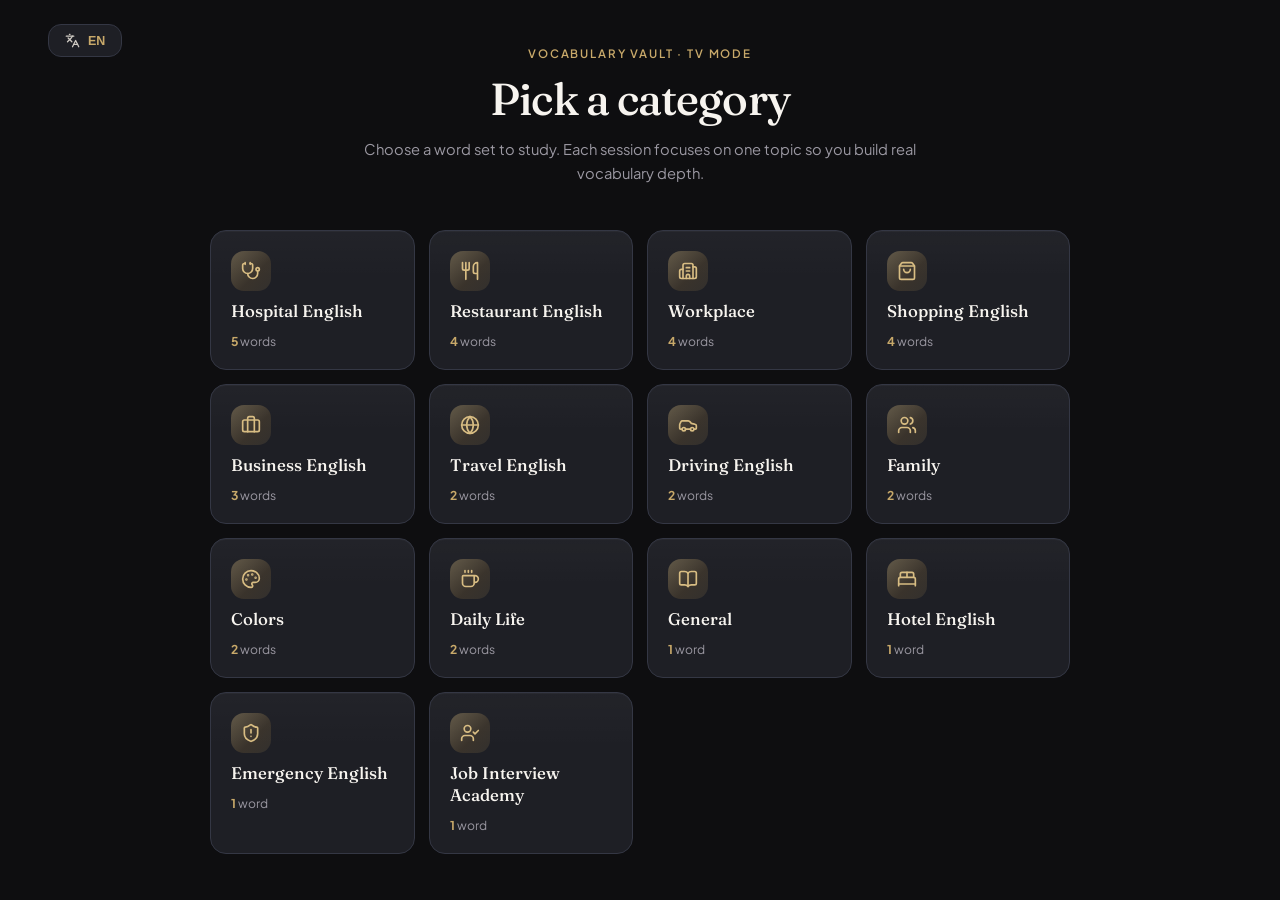
<file: tv-vocab-test.html>
<!DOCTYPE html>
<html lang="en" dir="ltr">
<head>
<meta charset="UTF-8">
<meta name="viewport" content="width=device-width, initial-scale=1.0">
<title>PEL Vocabulary Vault, TV Mode (Test)</title>
<link rel="icon" href="brand/pel-favicon.svg">
<script src="vendor/lucide.min.js" defer></script>
<link rel="preconnect" href="https://fonts.googleapis.com">
<link href="https://fonts.googleapis.com/css2?family=Fraunces:ital,opsz,wght@0,9..144,300;0,9..144,400;0,9..144,500;0,9..144,600;1,9..144,400;1,9..144,500&family=Plus+Jakarta+Sans:wght@300;400;500;600;700;800&family=Tajawal:wght@300;400;500;700&family=Cairo:wght@400;500;700&display=swap" rel="stylesheet">
<style>
:root{
  --bg:#0E0E10; --surface:#17171B; --card:#1E1F25; --card-elevated:#262833;
  --border:#343744; --text:#F7F4EF; --text-secondary:#D0CBC4; --text-muted:#9B98A2;
  --text-faint:#6B6872;
  --gold:#C8A96A; --gold-soft:#D8BD83; --bronze:#A88345; --emerald:#3F8C72;
  --warning:#D89C3D; --danger:#D25C5C; --success:#42A36A;
  --shadow-soft:0 20px 60px -20px rgba(0,0,0,.55);
  --shadow-lift:0 30px 90px -25px rgba(0,0,0,.7);
  --gold-glow:0 0 40px -8px rgba(200,169,106,.45);
  --ease:cubic-bezier(.16,.84,.32,1); --dur:300ms;
}
*{margin:0;padding:0;box-sizing:border-box}
html,body{height:100%;overflow:hidden;background:var(--bg);color:var(--text);
  font-family:'Plus Jakarta Sans',sans-serif;-webkit-font-smoothing:antialiased;
  text-rendering:optimizeLegibility;}
body{display:flex;align-items:center;justify-content:center;}
body.ar{font-family:'Cairo','Tajawal',sans-serif;}
h1,h2,h3{font-family:'Fraunces',serif;font-weight:500;letter-spacing:-.02em;line-height:1.18;}
body.ar h1,body.ar h2,body.ar h3{font-family:'Cairo','Tajawal',sans-serif;letter-spacing:0;}
.arabic,[dir="rtl"]{font-family:'Cairo','Tajawal',sans-serif;direction:rtl;line-height:1.95;letter-spacing:0;font-weight:400;}
[data-lucide]{width:18px;height:18px;}

/* ===== Language toggle ===== */
#top-controls{position:fixed;top:clamp(16px,3vh,24px);left:clamp(20px,4vw,48px);z-index:120;}
.lang-toggle{background:var(--card);border:1px solid var(--border);color:var(--text-secondary);
  padding:8px 16px;border-radius:13px;cursor:pointer;font-size:.78rem;font-weight:600;
  display:flex;align-items:center;gap:8px;transition:border-color .3s var(--ease),color .3s var(--ease);}
.lang-toggle:hover{border-color:var(--gold);color:var(--gold);}
.lang-toggle .current{color:var(--gold);}
.lang-toggle [data-lucide]{width:15px;height:15px;}

/* ===== Category Selection ===== */
#category-screen{position:relative;z-index:2;width:100%;height:100%;display:flex;flex-direction:column;
  align-items:center;justify-content:center;padding:clamp(40px,6vh,80px) clamp(20px,4vw,60px);}
#category-screen.hidden{display:none;}
.cat-header{text-align:center;margin-bottom:clamp(32px,5vh,56px);max-width:560px;}
.cat-header .eyebrow{font-size:.72rem;letter-spacing:.16em;text-transform:uppercase;color:var(--gold);font-weight:600;margin-bottom:12px;}
body.ar .cat-header .eyebrow{letter-spacing:0;text-transform:none;font-family:'Cairo','Tajawal',sans-serif;font-size:.8rem;}
.cat-header h1{font-size:clamp(1.8rem,4vw,2.8rem);}
.cat-header p{font-size:.92rem;color:var(--text-muted);margin-top:12px;line-height:1.6;}
.cat-grid{display:grid;grid-template-columns:repeat(auto-fill,minmax(200px,1fr));gap:14px;width:100%;max-width:860px;}
.cat-card{background:linear-gradient(180deg,rgba(255,255,255,.018),transparent 34%),var(--card);
  border:1px solid var(--border);border-radius:16px;padding:20px;cursor:pointer;
  display:flex;flex-direction:column;gap:10px;transition:.3s var(--ease);
  box-shadow:inset 0 1px 0 rgba(255,255,255,.03);}
.cat-card:hover{border-color:var(--gold);transform:translateY(-3px);box-shadow:var(--shadow-soft);}
.cat-card:active{transform:translateY(-1px);}
.cat-card .cat-icon{width:40px;height:40px;border-radius:13px;flex-shrink:0;
  background:linear-gradient(135deg,rgba(216,189,131,.36),rgba(168,131,69,.2) 60%,rgba(200,169,106,.12));
  color:var(--gold-soft);display:flex;align-items:center;justify-content:center;}
.cat-card .cat-icon [data-lucide]{width:20px;height:20px;}
.cat-card .cat-name{font-family:'Fraunces',serif;font-size:1.05rem;font-weight:500;color:var(--text);line-height:1.3;}
body.ar .cat-card .cat-name{font-family:'Cairo','Tajawal',sans-serif;}
.cat-card .cat-count{font-size:.76rem;color:var(--text-muted);}
.cat-card .cat-count b{color:var(--gold);}

/* ===== Progress bar ===== */
#progress-bar{position:fixed;top:0;left:0;right:0;height:3px;background:rgba(255,255,255,.05);z-index:150;display:none;}
#progress-bar.show{display:block;}
#progress-bar .fill{height:100%;background:var(--gold);transition:width .6s var(--ease);}

/* ===== Top Bar ===== */
#topbar{position:fixed;top:0;left:0;right:0;padding:clamp(16px,3vh,24px) clamp(20px,4vw,48px);
  display:none;align-items:center;justify-content:space-between;z-index:100;
  background:linear-gradient(180deg,rgba(14,14,16,.95),transparent);}
#topbar.show{display:flex;}
#topbar .left-group{display:flex;align-items:center;gap:12px;}
.back-btn{background:var(--card);border:1px solid var(--border);color:var(--text-secondary);
  width:40px;height:40px;border-radius:50%;display:flex;align-items:center;justify-content:center;
  cursor:pointer;transition:border-color .3s var(--ease),color .3s var(--ease);flex-shrink:0;}
.back-btn:hover{border-color:var(--gold);color:var(--gold);}
.back-btn [data-lucide]{width:18px;height:18px;}
#topbar .brand{display:flex;align-items:center;gap:10px;}
#topbar .brand img{height:22px;}
#topbar .brand .cat-label{color:var(--text-muted);font-size:.78rem;font-weight:500;}
#topbar .stats{display:flex;gap:16px;align-items:center;}
#topbar .stat{display:flex;flex-direction:column;align-items:center;gap:2px;}
#topbar .stat .num{font-family:'Fraunces',serif;font-size:1.1rem;font-weight:500;color:var(--gold);}
body.ar #topbar .stat .num{font-family:'Cairo','Tajawal',sans-serif;}
#topbar .stat .lbl{font-size:.62rem;color:var(--text-muted);text-transform:uppercase;letter-spacing:.08em;}
body.ar #topbar .stat .lbl{letter-spacing:0;text-transform:none;font-family:'Cairo','Tajawal',sans-serif;}
#topbar .controls{display:flex;gap:8px;}
.ctrl-btn{background:var(--card);border:1px solid var(--border);color:var(--text-secondary);
  width:40px;height:40px;border-radius:50%;display:flex;align-items:center;justify-content:center;
  cursor:pointer;transition:border-color .3s var(--ease),color .3s var(--ease);flex-shrink:0;}
.ctrl-btn:hover{border-color:var(--gold);color:var(--gold);}
.ctrl-btn.active{background:rgba(200,169,106,.12);border-color:var(--gold);color:var(--gold);}
.ctrl-btn [data-lucide]{width:18px;height:18px;}

/* ===== Card Stage ===== */
#stage{position:relative;width:100%;height:100%;display:none;align-items:center;justify-content:center;
  perspective:1400px;z-index:1;}
#stage.show{display:flex;}
.card-wrap{position:relative;width:min(880px,86vw);min-height:min(480px,64vh);
  transform-style:preserve-3d;transition:transform .6s var(--ease),opacity .4s var(--ease);}
.card-wrap.enter-from-right{transform:translateX(120%) rotateY(15deg);opacity:0;}
.card-wrap.enter-from-left{transform:translateX(-120%) rotateY(-15deg);opacity:0;}
.card-wrap.exit-to-left{transform:translateX(-120%) rotateY(-15deg);opacity:0;}
.card-wrap.exit-to-right{transform:translateX(120%) rotateY(15deg);opacity:0;}
.card-wrap.active{transform:translateX(0) rotateY(0);opacity:1;}
.card-wrap.flipped{transform:rotateY(180deg);}
.card{position:absolute;inset:0;backface-visibility:hidden;-webkit-backface-visibility:hidden;
  background:linear-gradient(180deg,rgba(255,255,255,.018),transparent 34%),var(--card);
  border:1px solid var(--border);border-radius:20px;padding:clamp(32px,5vw,60px);
  display:flex;flex-direction:column;overflow:hidden;
  box-shadow:inset 0 1px 0 rgba(255,255,255,.03),0 30px 80px -30px rgba(0,0,0,.8);}
.card-back{transform:rotateY(180deg);}

.card-top{display:flex;align-items:center;justify-content:space-between;margin-bottom:clamp(16px,2vh,28px);}
.card-category{font-size:.76rem;font-weight:600;color:var(--gold);letter-spacing:.06em;text-transform:uppercase;
  background:rgba(200,169,106,.08);border:1px solid rgba(200,169,106,.2);
  padding:6px 14px;border-radius:999px;}
body.ar .card-category{letter-spacing:0;text-transform:none;font-family:'Cairo','Tajawal',sans-serif;}
.card-difficulty{font-size:.72rem;color:var(--text-muted);font-weight:500;}
.card-difficulty span{color:var(--gold);}

.card-word-section{flex:1;display:flex;flex-direction:column;justify-content:center;align-items:center;text-align:center;gap:8px;}
.card-word{font-family:'Fraunces',Georgia,serif;font-size:clamp(2.5rem,7vw,4.5rem);font-weight:500;
  letter-spacing:-.02em;line-height:1.1;color:var(--text);}
.card-ipa{font-size:clamp(1rem,2vw,1.3rem);color:var(--gold-soft);font-family:monospace;}
.card-translit{font-size:clamp(1rem,2.2vw,1.4rem);color:var(--text-secondary);direction:ltr;}
.card-arabic{font-family:'Cairo','Tajawal',sans-serif;font-size:clamp(1.8rem,4.5vw,2.8rem);
  direction:rtl;color:var(--text);margin-top:6px;line-height:1.4;}
.speak-btn{margin-top:16px;background:var(--card-elevated);border:1px solid var(--border);color:var(--gold);
  width:48px;height:48px;border-radius:50%;display:flex;align-items:center;justify-content:center;cursor:pointer;
  transition:border-color .3s var(--ease),color .3s var(--ease);}
.speak-btn:hover{border-color:var(--gold);color:var(--gold);}
.speak-btn [data-lucide]{width:20px;height:20px;}
.speak-btn.speaking{animation:pulse 1s ease-in-out infinite;}
@keyframes pulse{0%,100%{box-shadow:0 0 0 0 rgba(200,169,106,.4);}50%{box-shadow:0 0 0 12px rgba(200,169,106,0);}}

.card-back-content{flex:1;display:flex;flex-direction:column;gap:clamp(12px,2vh,20px);justify-content:center;}
.card-back-content .example-label{font-size:.72rem;color:var(--gold);text-transform:uppercase;letter-spacing:.08em;font-weight:600;text-align:center;}
body.ar .card-back-content .example-label{letter-spacing:0;text-transform:none;font-family:'Cairo','Tajawal',sans-serif;}
.card-back-content .example-en{font-size:clamp(1.1rem,2.5vw,1.5rem);font-weight:500;line-height:1.5;text-align:center;direction:ltr;}
.card-back-content .example-ar{font-family:'Cairo','Tajawal',sans-serif;font-size:clamp(1.1rem,2.5vw,1.4rem);
  direction:rtl;text-align:center;color:var(--text-secondary);line-height:1.6;}
.card-back-content .example-tr{font-size:clamp(.9rem,1.8vw,1.1rem);color:var(--gold-soft);direction:ltr;text-align:center;}
.card-back-content .divider{height:1px;background:var(--border);margin:2px 0;}
.card-back-content .meta-grid{display:grid;grid-template-columns:1fr 1fr;gap:10px;}
.card-back-content .meta-item{background:var(--card-elevated);border:1px solid var(--border);border-radius:13px;padding:12px 14px;}
.card-back-content .meta-item .meta-label{font-size:.68rem;color:var(--text-muted);text-transform:uppercase;letter-spacing:.06em;font-weight:600;margin-bottom:4px;}
body.ar .card-back-content .meta-item .meta-label{letter-spacing:0;text-transform:none;font-family:'Cairo','Tajawal',sans-serif;}
.card-back-content .meta-item .meta-val{font-size:.82rem;color:var(--text-secondary);line-height:1.5;}
body.ar .card-back-content .meta-item .meta-val{font-family:'Cairo','Tajawal',sans-serif;direction:rtl;}
.card-back-content .tip{font-size:clamp(.82rem,1.5vw,.95rem);color:var(--text-muted);text-align:center;line-height:1.6;
  background:rgba(200,169,106,.05);border:1px solid rgba(200,169,106,.12);
  border-radius:14px;padding:14px 18px;}
body.ar .card-back-content .tip{font-family:'Cairo','Tajawal',sans-serif;direction:rtl;}

/* ===== Nav Bar ===== */
#nav{position:fixed;bottom:0;left:0;right:0;height:clamp(64px,9vh,88px);
  display:none;align-items:center;justify-content:space-between;padding:0 clamp(20px,4vw,48px);
  background:linear-gradient(0deg,rgba(14,14,16,.98),rgba(14,14,16,.7) 70%,transparent);z-index:100;}
#nav.show{display:flex;}
.nav-btn{background:var(--card);border:1px solid var(--border);color:var(--text);
  width:clamp(48px,6vw,56px);height:clamp(48px,6vw,56px);border-radius:50%;
  display:flex;align-items:center;justify-content:center;cursor:pointer;
  transition:border-color .3s var(--ease),color .3s var(--ease);flex-shrink:0;}
.nav-btn:hover{border-color:var(--gold);color:var(--gold);}
.nav-btn:active{transform:scale(.96);}
.nav-btn:disabled{opacity:.3;cursor:not-allowed;}
.nav-btn [data-lucide]{width:22px;height:22px;}
.nav-center{display:flex;flex-direction:column;align-items:center;gap:6px;}
.nav-dots{display:flex;gap:6px;max-width:300px;overflow:hidden;}
.nav-dot{width:8px;height:8px;border-radius:50%;background:var(--border);transition:.3s var(--ease);cursor:pointer;flex-shrink:0;}
.nav-dot.active{background:var(--gold);width:24px;border-radius:4px;}
.nav-dot:hover{background:var(--text-muted);}
.nav-progress{font-size:.78rem;color:var(--text-muted);font-weight:500;}

/* ===== Auto-play ===== */
#autoplay-pulse{position:fixed;top:clamp(16px,3vh,24px);left:50%;transform:translateX(-50%);z-index:110;
  background:var(--card);border:1px solid var(--gold);color:var(--gold);
  padding:6px 16px;border-radius:999px;font-size:.72rem;font-weight:600;display:none;align-items:center;gap:8px;}
#autoplay-pulse.show{display:flex;}
#autoplay-pulse .dot{width:8px;height:8px;border-radius:50%;background:var(--gold);animation:blink 1.5s ease-in-out infinite;}
@keyframes blink{0%,100%{opacity:.3;}50%{opacity:1;}}

/* ===== Completion ===== */
#complete-overlay{position:fixed;inset:0;background:rgba(14,14,16,.95);z-index:200;display:none;
  align-items:center;justify-content:center;flex-direction:column;gap:20px;backdrop-filter:blur(8px);}
#complete-overlay.show{display:flex;}
#complete-overlay .icon-wrap{width:64px;height:64px;border-radius:20px;
  background:linear-gradient(135deg,rgba(200,169,106,.18),rgba(200,169,106,.05));
  border:1px solid rgba(200,169,106,.35);color:var(--gold);display:flex;align-items:center;justify-content:center;}
#complete-overlay .icon-wrap [data-lucide]{width:32px;height:32px;}
#complete-overlay h2{font-size:clamp(1.6rem,3.5vw,2.4rem);color:var(--gold);}
#complete-overlay p{font-size:.9rem;color:var(--text-muted);text-align:center;line-height:1.6;}
body.ar #complete-overlay p{font-family:'Cairo','Tajawal',sans-serif;direction:rtl;}
#complete-overlay .actions{display:flex;gap:12px;margin-top:8px;flex-wrap:wrap;justify-content:center;}
#complete-overlay button{background:var(--card);border:1px solid var(--border);color:var(--text);
  padding:12px 24px;border-radius:14px;font-size:.88rem;font-weight:600;cursor:pointer;
  transition:border-color .3s var(--ease),color .3s var(--ease);font-family:inherit;}
body.ar #complete-overlay button{font-family:'Cairo','Tajawal',sans-serif;}
#complete-overlay button.primary{background:linear-gradient(135deg,var(--gold),var(--gold-soft));color:#171412;border:none;}
#complete-overlay button:hover{border-color:var(--gold);color:var(--gold);}
#complete-overlay button.primary:hover{box-shadow:var(--gold-glow);}

@media(max-width:640px){
  .cat-grid{grid-template-columns:1fr 1fr;}
  .card{min-height:auto;padding:24px 20px 80px;}
  #topbar .stats{display:none;}
  .card-back-content .meta-grid{grid-template-columns:1fr;}
}
@media(max-width:380px){.cat-grid{grid-template-columns:1fr;}}
</style>
</head>
<body>

<!-- Language toggle -->
<div id="top-controls">
  <button class="lang-toggle" id="langToggle">
    <i data-lucide="languages"></i>
    <span class="current" id="langCurrent">EN</span>
  </button>
</div>

<!-- Category Selection -->
<div id="category-screen">
  <div class="cat-header">
    <div class="eyebrow" data-en="Vocabulary Vault · TV Mode" data-ar="خزنه المفردات · وضع التلفزيون">Vocabulary Vault · TV Mode</div>
    <h1 data-en="Pick a category" data-ar="اختر تصنيف">Pick a category</h1>
    <p data-en="Choose a word set to study. Each session focuses on one topic so you build real vocabulary depth." data-ar="اختر مجموعه كلمات تبي تدرسها. كل جلسه تركز على موضوع واحد عشان تبني فهم عميق للمفردات.">Choose a word set to study. Each session focuses on one topic so you build real vocabulary depth.</p>
  </div>
  <div class="cat-grid" id="catGrid"></div>
</div>

<!-- Progress bar -->
<div id="progress-bar"><div class="fill" id="progressFill" style="width:0%"></div></div>

<!-- Top bar -->
<div id="topbar">
  <div class="left-group">
    <button class="back-btn" id="backToCatBtn" aria-label="Back">
      <i data-lucide="arrow-left"></i>
    </button>
    <div class="brand">
      <img src="brand/pel-wordmark.svg" alt="PEL">
      <span class="cat-label" id="catLabel"></span>
    </div>
  </div>
  <div class="stats">
    <div class="stat"><div class="num" id="statSeen">0</div><div class="lbl" data-en="Seen" data-ar="شفت">Seen</div></div>
    <div class="stat"><div class="num" id="statTotal">0</div><div class="lbl" data-en="Total" data-ar="المجموع">Total</div></div>
  </div>
  <div class="controls">
    <button class="ctrl-btn" id="shuffleBtn" title="Shuffle" aria-label="Shuffle">
      <i data-lucide="shuffle"></i>
    </button>
    <button class="ctrl-btn" id="autoBtn" title="Auto-play" aria-label="Auto-play">
      <i data-lucide="play"></i>
    </button>
  </div>
</div>

<div id="autoplay-pulse"><span class="dot"></span> <span data-en="Auto-play" data-ar="تلقايي">Auto-play</span> · <span id="autoCountdown">3</span>s</div>

<div id="stage"></div>

<div id="nav">
  <button class="nav-btn" id="prevBtn" aria-label="Previous" disabled>
    <i data-lucide="chevron-left"></i>
  </button>
  <div class="nav-center">
    <div class="nav-dots" id="navDots"></div>
    <div class="nav-progress" id="navProgress">1 / 0</div>
  </div>
  <button class="nav-btn" id="nextBtn" aria-label="Next">
    <i data-lucide="chevron-right"></i>
  </button>
</div>

<div id="complete-overlay">
  <div class="icon-wrap"><i data-lucide="check-circle-2"></i></div>
  <h2 data-en="Great job!" data-ar="احسنت!">Great job!</h2>
  <p id="completeMsg"></p>
  <div class="actions">
    <button id="replayBtn" class="primary" data-en="Replay" data-ar="مره ثانيه">Replay</button>
    <button id="shuffleReplayBtn" data-en="Shuffle & Replay" data-ar="اخلط وابدأ">Shuffle & Replay</button>
    <button id="newCatBtn" data-en="Pick New Category" data-ar="اختر تصنيف ثاني">Pick New Category</button>
  </div>
</div>

<script>
// ===== Vocabulary Data =====
const VOCAB = [
  {en:'Reservation', ipa:'/ˌrɛzərˈveɪʃən/', ar:'حجز', translit:'ريزرڤيشن',
    example:{en:'I have a reservation for two.', ar:'عندي حجز لشخصين.', translit:'اي هاف ا ريزرڤيشن فور تو.'},
    synonyms:'Booking', synonyms_ar:'حجز، حجز مسبق',
    antonyms:'Cancellation', antonyms_ar:'الغاء',
    family:'reserve, reserved', family_ar:'احجز، محجوز',
    collocations:'make a reservation, confirm a reservation', collocations_ar:'احجز، اكد الحجز',
    category:'Restaurant English', difficulty:'Intermediate', difficulty_ar:'متوسط',
    tip:'Many Arabic speakers say "booking" instead, both are fine, "reservation" sounds more formal.',
    tip_ar:'ناس كثير يقولون booking بس reservation احلى واكثر رسميه.'},
  {en:'Confident', ipa:'/ˈkɑːnfɪdənt/', ar:'واثق', translit:'كانفدنت',
    example:{en:'She feels confident speaking English now.', ar:'صارت تحس بثقه وهي تتكلم انجليزي.', translit:'شي فيلز كانفدنت سبيكنج انجلش ناو.'},
    synonyms:'Self-assured, certain', synonyms_ar:'متاكد من نفسه، جازم',
    antonyms:'Nervous, unsure', antonyms_ar:'متوتر، مو متاكد',
    family:'confidence, confidently', family_ar:'ثقه، بثقه',
    collocations:'feel confident, sound confident', collocations_ar:'تحس بثقه، يبان واثق',
    category:'General', difficulty:'Beginner', difficulty_ar:'مبتدي',
    tip:'Stress the first syllable: CON-fi-dent.',
    tip_ar:'النبر على المقطع الاول: CON-fi-dent.'},
  {en:'Appointment', ipa:'/əˈpɔɪntmənt/', ar:'موعد', translit:'ابوينتمنت',
    example:{en:'I need to make a doctor appointment.', ar:'لازم احجز موعد عند الدكتور.', translit:'اي نيد تو ميك ا دكتور ابوينتمنت.'},
    synonyms:'Meeting, booking', synonyms_ar:'اجتماع، حجز',
    antonyms:'-', antonyms_ar:'-',
    family:'appoint, appointed', family_ar:'يعين، معين',
    collocations:'make an appointment, cancel an appointment', collocations_ar:'احجز موعد، الغي موعد',
    category:'Hospital English', difficulty:'Intermediate', difficulty_ar:'متوسط',
    tip:'In Arabic we usually just say "موعد" for both a meeting and a doctor visit.',
    tip_ar:'احنا نقول موعد للاجتماع وللدكتور، نفس الكلمه.'},
  {en:'Negotiate', ipa:'/nɪˈɡoʊʃieɪt/', ar:'يتفاوض', translit:'نيقوشييت',
    example:{en:'We negotiated a better price.', ar:'تفاوضنا على سعر افضل.', translit:'وي نيقوشييتد ا بيتر برايس.'},
    synonyms:'Bargain, discuss', synonyms_ar:'مساوم، ناقش',
    antonyms:'Concede', antonyms_ar:'يستسلم',
    family:'negotiation, negotiator', family_ar:'تفاوض، مفاوض',
    collocations:'negotiate a deal, negotiate a price', collocations_ar:'فاوض على صفقه، فاوض على سعر',
    category:'Business English', difficulty:'Advanced', difficulty_ar:'متقدم',
    tip:'Common in salary and price conversations.',
    tip_ar:'كلمه شايعه في محادثات الراتب والاسعار.'},
  {en:'Deadline', ipa:'/ˈdɛdlaɪn/', ar:'موعد نهائي', translit:'دد لاين',
    example:{en:'The deadline is next Thursday.', ar:'الموعد النهائي يوم الخميس الجاي.', translit:'ذا دد لاين از نكست ثيرزداي.'},
    synonyms:'Due date', synonyms_ar:'تاريخ الاستحقاق',
    antonyms:'-', antonyms_ar:'-',
    family:'-', family_ar:'-',
    collocations:'meet a deadline, miss a deadline', collocations_ar:'تلحق الموعد، تفوت الموعد',
    category:'Workplace', difficulty:'Intermediate', difficulty_ar:'متوسط',
    tip:'Very common word in office English.',
    tip_ar:'كلمه شايعه جدا في انجليزي المكاتب.'},
  {en:'Complimentary', ipa:'/ˌkɑːmplɪˈmɛntəri/', ar:'مجاني، مقدم كهديه', translit:'كامبلمنتري',
    example:{en:'Breakfast is complimentary at this hotel.', ar:'الفطور مجاني في هذا الفندق.', translit:'بريكفاست از كامبلمنتري ات ذيس هوتيل.'},
    synonyms:'Free, gratis', synonyms_ar:'مجاني، بدون مقابل',
    antonyms:'Paid', antonyms_ar:'مدفوع',
    family:'compliment, complimented', family_ar:'مجامل، جامل',
    collocations:'complimentary breakfast, complimentary wifi', collocations_ar:'فطور مجاني، نت مجاني',
    category:'Hotel English', difficulty:'Advanced', difficulty_ar:'متقدم',
    tip:'Do not confuse with "complementary" (matching), spelled with an e.',
    tip_ar:'لا تخلط بينها وبين complementary اللي معناها مكمل، تنكتب بحرف e.'},
  {en:'Symptom', ipa:'/ˈsɪmptəm/', ar:'عرض، اعراض', translit:'سيمبتوم',
    example:{en:'What are your symptoms today?', ar:'وش الاعراض اللي عندك اليوم؟', translit:'وات ار يور سيمبتومز تودي؟'},
    synonyms:'Sign, indication', synonyms_ar:'دلاله، اشاره',
    antonyms:'-', antonyms_ar:'-',
    family:'symptomatic', family_ar:'عرضي',
    collocations:'main symptom, common symptoms', collocations_ar:'العرض الرييسي، اعراض شايعه',
    category:'Hospital English', difficulty:'Intermediate', difficulty_ar:'متوسط',
    tip:'The p is silent-ish, softly pronounced: SIMP-tuhm.',
    tip_ar:'حرف الـ p شبه ساكن، انطقها: SIMP-tuhm.'},
  {en:'Colleague', ipa:'/ˈkɑːliːɡ/', ar:'زميل بالعمل', translit:'كولييج',
    example:{en:'My colleague will join the meeting.', ar:'زميلي بينضم للاجتماع.', translit:'ماي كولييج ويل جوين ذا ميتنج.'},
    synonyms:'Coworker', synonyms_ar:'زميل عمل',
    antonyms:'-', antonyms_ar:'-',
    family:'-', family_ar:'-',
    collocations:'close colleague, former colleague', collocations_ar:'زميل قريب، زميل سابق',
    category:'Workplace', difficulty:'Intermediate', difficulty_ar:'متوسط',
    tip:'More professional than "coworker."',
    tip_ar:'اكثر رسميه من coworker.'},
  {en:'Punctual', ipa:'/ˈpʌŋktʃuəl/', ar:'يلتزم بالمواعيد', translit:'بنكتشول',
    example:{en:'He is always punctual for meetings.', ar:'دايم يلتزم بالوقت في الاجتماعات.', translit:'هي از اولويز بنكتشول فور ميتنجز.'},
    synonyms:'On time, prompt', synonyms_ar:'بالوقت، سريع',
    antonyms:'Late, tardy', antonyms_ar:'متاخر',
    family:'punctuality', family_ar:'الالتزام بالوقت',
    collocations:'punctual arrival', collocations_ar:'وصول بالوقت',
    category:'Business English', difficulty:'Advanced', difficulty_ar:'متقدم',
    tip:'Highly valued in American workplace culture.',
    tip_ar:'مهم جدا في ثقافه العمل الامريكيه.'},
  {en:'Receipt', ipa:'/rɪˈsiːt/', ar:'ايصال، فاتوره', translit:'ريسيت',
    example:{en:'Can I get a receipt, please?', ar:'ممكن الايصال لو سمحت؟', translit:'كان اي قيت ا ريسيت، بليز؟'},
    synonyms:'Bill, invoice', synonyms_ar:'فاتوره، حساب',
    antonyms:'-', antonyms_ar:'-',
    family:'receive, received', family_ar:'استلم، مستلم',
    collocations:'keep the receipt, get a receipt', collocations_ar:'احتفظ بالايصال، خذ ايصال',
    category:'Shopping English', difficulty:'Intermediate', difficulty_ar:'متوسط',
    tip:'The p is silent, say "ri-SEET."',
    tip_ar:'حرف الـ p ساكن، انطقها: ri-SEET.'},
  {en:'Warranty', ipa:'/ˈwɔːrənti/', ar:'ضمان', translit:'وارنتي',
    example:{en:'This phone is still under warranty.', ar:'هذا الجوال ما زال تحت الضمان.', translit:'ذيس فون از ستل اندر وارنتي.'},
    synonyms:'Guarantee', synonyms_ar:'ضمان، كفاله',
    antonyms:'-', antonyms_ar:'-',
    family:'warrant', family_ar:'ضمان',
    collocations:'under warranty, warranty period', collocations_ar:'تحت الضمان، فتره الضمان',
    category:'Shopping English', difficulty:'Advanced', difficulty_ar:'متقدم',
    tip:'"Under warranty" means it is still covered for repairs.',
    tip_ar:'under warranty يعني لسه محمي للصيانه.'},
  {en:'Feedback', ipa:'/ˈfiːdbæk/', ar:'ملاحظات، راي', translit:'فيدباك',
    example:{en:'Could you give me some feedback on my report?', ar:'ممكن تعطيني ملاحظات على تقريري؟', translit:'كود يو قيف مي سم فيدباك اون ماي ريبورت؟'},
    synonyms:'Comments, input', synonyms_ar:'تعليقات، راي',
    antonyms:'-', antonyms_ar:'-',
    family:'-', family_ar:'-',
    collocations:'give feedback, positive feedback', collocations_ar:'اعطي ملاحظات، ملاحظات ايجابيه',
    category:'Business English', difficulty:'Advanced', difficulty_ar:'متقدم',
    tip:'"Constructive feedback" means helpful, not harsh, criticism.',
    tip_ar:'constructive feedback يعني ملاحظات مفيده مو نقد قاسي.'},
  {en:'Side Dish', ipa:'/saɪd dɪʃ/', ar:'طبق جانبي', translit:'سايد ديش',
    example:{en:'Does the grilled chicken come with a side dish?', ar:'الدجاج المشوي يجي معه طبق جانبي؟', translit:'داز ذا قريلد تشكن كم وذ ا سايد ديش؟'},
    synonyms:'Accompaniment', synonyms_ar:'مرافق، اضافه',
    antonyms:'Main course', antonyms_ar:'الطبق الرييسي',
    family:'-', family_ar:'-',
    collocations:'side salad, side of fries', collocations_ar:'سلطه جانبيه، بطاطس جانبيه',
    category:'Restaurant English', difficulty:'Beginner', difficulty_ar:'مبتدي',
    tip:'"With a side of fries" is the natural way to ask.',
    tip_ar:'with a side of fries الطريقه الطبيعيه تطلب فيها.'},
  {en:'The Check', ipa:'/ðə tʃek/', ar:'الحساب (فاتوره المطعم)', translit:'ذا تشيك',
    example:{en:'Could we have the check, please?', ar:'ممكن الحساب لو سمحت؟', translit:'كود وي هاف ذا تشيك، بليز؟'},
    synonyms:'The bill', synonyms_ar:'الفاتوره، الحساب',
    antonyms:'-', antonyms_ar:'-',
    family:'-', family_ar:'-',
    collocations:'ask for the check, pay the check', collocations_ar:'اطلب الحساب، ادفع الحساب',
    category:'Restaurant English', difficulty:'Beginner', difficulty_ar:'مبتدي',
    tip:'In the US you ask for "the check", in the UK it is "the bill."',
    tip_ar:'في امريكا تقول the check وفي بريطانيا the bill.'},
  {en:'Tip', ipa:'/tɪp/', ar:'بقشيش', translit:'تيب',
    example:{en:'Is the tip included in the total?', ar:'البقشيش داخل في الاجمالي؟', translit:'از ذا تيب انكلودد ان ذا توتل؟'},
    synonyms:'Gratuity', synonyms_ar:'بقشيش، اكراميه',
    antonyms:'-', antonyms_ar:'-',
    family:'tipping, tipped', family_ar:'يدفع بقشيش، دفع بقشيش',
    collocations:'leave a tip, generous tip', collocations_ar:'اترك بقشيش، بقشيش كريم',
    category:'Restaurant English', difficulty:'Intermediate', difficulty_ar:'متوسط',
    tip:'In the US, 15 to 20 percent is the usual tip at sit-down restaurants.',
    tip_ar:'في امريكا ١٥ الى ٢٠ بالميه هو البقشيش المعتاد بالمطاعم.'},
  {en:'Allergy', ipa:'/ˈælərdʒi/', ar:'حساسيه', translit:'اليرجي',
    example:{en:'I have a peanut allergy, is that safe?', ar:'عندي حساسيه فول سوداني، هذا امن؟', translit:'اي هاف ا بينت اليرجي، از ذات سيف؟'},
    synonyms:'Intolerance', synonyms_ar:'عدم تحمل',
    antonyms:'-', antonyms_ar:'-',
    family:'allergic, allergist', family_ar:'حساسيه، دكتور حساسيه',
    collocations:'food allergy, allergic to', collocations_ar:'حساسيه اكل، حساس من',
    category:'Hospital English', difficulty:'Intermediate', difficulty_ar:'متوسط',
    tip:'Always say "I am allergic to..." clearly, allergies are taken seriously.',
    tip_ar:'دايم قول I am allergic to بوضوح، الحساسيه شي يوخذ على محمل الجد.'},
  {en:'Prescription', ipa:'/prɪˈskrɪpʃən/', ar:'وصفه، وصفه طبيه', translit:'بريسكربشن',
    example:{en:'The doctor gave me a prescription for antibiotics.', ar:'الدكتور عطاني وصفه مضادات حيويه.', translit:'ذا داكتور قيف مي ا بريسكربشن فور انتيبايتكس.'},
    synonyms:'Medical order', synonyms_ar:'طلب طبي',
    antonyms:'-', antonyms_ar:'-',
    family:'prescribe, prescribed', family_ar:'يصف، موصوف',
    collocations:'fill a prescription, prescription medication', collocations_ar:'تصريف الوصفه، دوا بوصفه',
    category:'Hospital English', difficulty:'Advanced', difficulty_ar:'متقدم',
    tip:'"Fill a prescription" means getting the medicine from the pharmacy.',
    tip_ar:'fill a prescription يعني تاخذ الدوا من الصيدليه.'},
  {en:'Insurance', ipa:'/ɪnˈʃʊrəns/', ar:'تامين', translit:'انشورنس',
    example:{en:'Does my insurance cover this visit?', ar:'التامين يغطي هذي الزياره؟', translit:'داز ماي انشورنس كڤر ذيس ڤيزت؟'},
    synonyms:'Coverage', synonyms_ar:'تغطيه',
    antonyms:'-', antonyms_ar:'-',
    family:'insure, insured', family_ar:'يومن، مومن عليه',
    collocations:'health insurance, insurance policy', collocations_ar:'تامين صحي، بوليصه تامين',
    category:'Hospital English', difficulty:'Advanced', difficulty_ar:'متقدم',
    tip:'"Is this covered?" is the quick way to ask about insurance.',
    tip_ar:'Is this covered? طريقه سريعه تسأل فيها عن التغطيه.'},
  {en:'Discount', ipa:'/ˈdɪskaʊnt/', ar:'خصم', translit:'ديسكاونت',
    example:{en:'Is there a discount if I pay in cash?', ar:'فيه خصم لو دفعت كاش؟', translit:'از ذير ا ديسكاونت اف اي بي ان كاش؟'},
    synonyms:'Reduction, markdown', synonyms_ar:'تخفيض، تنزيل',
    antonyms:'Surcharge', antonyms_ar:'رسوم اضافيه',
    family:'discount, discounted', family_ar:'يخفض، مخفض',
    collocations:'get a discount, student discount', collocations_ar:'خذ خصم، خصم طالب',
    category:'Shopping English', difficulty:'Intermediate', difficulty_ar:'متوسط',
    tip:'"On sale" means the price is reduced right now.',
    tip_ar:'on sale يعني السعر مخفض الحين.'},
  {en:'Fitting Room', ipa:'/ˈfɪtɪŋ ruːm/', ar:'غرفه القياس', translit:'فيتينج روم',
    example:{en:'Where is the fitting room?', ar:'وين غرفه القياس؟', translit:'وير از ذا فيتينج روم؟'},
    synonyms:'Dressing room', synonyms_ar:'غرفه تبديل',
    antonyms:'-', antonyms_ar:'-',
    family:'fit, fitted', family_ar:'يناسب، مناسب',
    collocations:'try it on, fitting room', collocations_ar:'جربه، غرفه قياس',
    category:'Shopping English', difficulty:'Beginner', difficulty_ar:'مبتدي',
    tip:'"Can I try this on?" is the phrase you need before the room.',
    tip_ar:'Can I try this on? الجمله اللي تحتاجها قبل الغرفه.'},
  {en:'Exchange Rate', ipa:'/ɪksˈtʃeɪndʒ reɪt/', ar:'سعر الصرف', translit:'اكس تشينج ريت',
    example:{en:'What is the exchange rate today?', ar:'كم سعر الصرف اليوم؟', translit:'وات از ذا اكس تشينج ريت تودي؟'},
    synonyms:'Conversion rate', synonyms_ar:'سعر التحويل',
    antonyms:'-', antonyms_ar:'-',
    family:'exchange, exchanged', family_ar:'يصرف، مصروف',
    collocations:'exchange rate, exchange money', collocations_ar:'سعر الصرف، صرف فلوس',
    category:'Travel English', difficulty:'Intermediate', difficulty_ar:'متوسط',
    tip:'Airport counters usually give worse rates than banks.',
    tip_ar:'بوابات المطار عاده تعطي اسعار اسو من البنوك.'},
  {en:'Currency', ipa:'/ˈkɜːrənsi/', ar:'عمله', translit:'كيرنسي',
    example:{en:'Which currency should I use in Turkey?', ar:'اي عمله استخدم في تركيا؟', translit:'ويتش كيرنسي شود اي يوز ان تركي؟'},
    synonyms:'Money, tender', synonyms_ar:'فلوس، نقد',
    antonyms:'-', antonyms_ar:'-',
    family:'-', family_ar:'-',
    collocations:'foreign currency, local currency', collocations_ar:'عمله اجنبيه، عمله محليه',
    category:'Travel English', difficulty:'Intermediate', difficulty_ar:'متوسط',
    tip:'Most ATMs ask which currency to charge, choose local.',
    tip_ar:'معظم الصرافات تسأل اي عمله تسحب، اختار المحليه.'},
  {en:'Speed Limit', ipa:'/spiːd ˈlɪmɪt/', ar:'السرعه القصوى', translit:'سبيد ليمت',
    example:{en:'The speed limit here is one hundred.', ar:'السرعه القصوى هنا ميه.', translit:'ذا سبيد ليمت هير از ون هاندرد.'},
    synonyms:'Speed cap', synonyms_ar:'حد السرعه',
    antonyms:'-', antonyms_ar:'-',
    family:'limit, limited', family_ar:'حد، محدود',
    collocations:'speed limit sign, exceed the speed limit', collocations_ar:'لافته السرعه، تجاوز السرعه',
    category:'Driving English', difficulty:'Beginner', difficulty_ar:'مبتدي',
    tip:'On US roads limits are in miles, not kilometers.',
    tip_ar:'في طرق امريكا السرعه بالاميال مو كيلومترات.'},
  {en:'Detour', ipa:'/ˈdiːtʊr/', ar:'تحويله', translit:'ديتور',
    example:{en:'There is a detour, the road is closed.', ar:'فيه تحويله، الطريق مسدود.', translit:'ذير از ا ديتور، ذا رود از كلوزد.'},
    synonyms:'Diversion, reroute', synonyms_ar:'مسار بديل، تغيير مسار',
    antonyms:'Direct route', antonyms_ar:'مسار مباشر',
    family:'detour, detoured', family_ar:'يحول، محول',
    collocations:'take a detour, traffic detour', collocations_ar:'خذ تحويله، تحويله مرور',
    category:'Driving English', difficulty:'Intermediate', difficulty_ar:'متوسط',
    tip:'You will often see a yellow sign with "Detour" on it.',
    tip_ar:'غالبا تشوف لافته صفرا مكتوب عليها Detour.'},
  {en:'Fire Escape', ipa:'/faɪər ɪˈskeɪp/', ar:'مخرج الحريق', translit:'فاير اسكيب',
    example:{en:'Where is the fire escape?', ar:'وين مخرج الحريق؟', translit:'وير از ذا فاير اسكيب؟'},
    synonyms:'Emergency exit', synonyms_ar:'مخرج الطواري',
    antonyms:'-', antonyms_ar:'-',
    family:'escape, escaped', family_ar:'يهرب، هارب',
    collocations:'fire escape route, fire exit', collocations_ar:'مسار مخرج الحريق، مخرج حريق',
    category:'Emergency English', difficulty:'Intermediate', difficulty_ar:'متوسط',
    tip:'Hotels must show the fire escape route on the back of the door.',
    tip_ar:'الفنادق لازم تعرض مسار مخرج الحريق ورا الباب.'},
  {en:'Interviewer', ipa:'/ˈɪntərˌvjuːər/', ar:'المقابل (الشخص اللي يقابل)', translit:'انترڤيور',
    example:{en:'The interviewer asked about my experience.', ar:'المقابل سالني عن خبرتي.', translit:'ذا انترڤيور اسكت اباوت ماي اكسبيرينس.'},
    synonyms:'Recruiter, hiring manager', synonyms_ar:'موظف التوظيف، مدير التوظيف',
    antonyms:'Interviewee', antonyms_ar:'المقابل (اللي يتقابل)',
    family:'interview, interviewed', family_ar:'يقابل، مقابل',
    collocations:'interview process, job interview', collocations_ar:'عمليه المقابله، مقابله عمل',
    category:'Job Interview Academy', difficulty:'Advanced', difficulty_ar:'متقدم',
    tip:'The person answering is the interviewee, the one asking is the interviewer.',
    tip_ar:'اللي يجاوب هو interviewee واللي يسأل هو interviewer.'},
  {en:'Overtime', ipa:'/ˈoʊvərtaɪm/', ar:'دوام اضافي', translit:'اوڤرتيم',
    example:{en:'I worked overtime all week.', ar:'داومت اضافي كل الاسبوع.', translit:'اي ووركت اوڤرتيم اول ويك.'},
    synonyms:'Extra hours', synonyms_ar:'ساعات اضافيه',
    antonyms:'-', antonyms_ar:'-',
    family:'-', family_ar:'-',
    collocations:'work overtime, overtime pay', collocations_ar:'اشتغل اضافي، اجره الاضافي',
    category:'Workplace', difficulty:'Intermediate', difficulty_ar:'متوسط',
    tip:'"Time and a half" means one and a half times your normal pay.',
    tip_ar:'time and a half يعني نص ساعه ونصف اجرتك العاديه.'},
  {en:'Raise', ipa:'/reɪz/', ar:'زياده راتب', translit:'ريز',
    example:{en:'I asked my manager for a raise.', ar:'طلبت من مديري زياده راتب.', translit:'اي اسكت ماي مانجر فور ا ريز.'},
    synonyms:'Pay increase', synonyms_ar:'زياده راتب',
    antonyms:'Pay cut', antonyms_ar:'تخفيض راتب',
    family:'raise, raised', family_ar:'يزيد، زاد',
    collocations:'get a raise, ask for a raise', collocations_ar:'اخذ زياده، اطلب زياده',
    category:'Workplace', difficulty:'Intermediate', difficulty_ar:'متوسط',
    tip:'"I would like to discuss my salary" is the polite opener.',
    tip_ar:'I would like to discuss my salary طريقه مهذبه عشان تفتح الموضوع.'},
  {en:'Father', ipa:'/ˈfɑːðər/', ar:'اب', translit:'فاذر',
    example:{en:'My father works in a hospital.', ar:'ابوي يشتغل بمستشفى.', translit:'ماي فاذر ووركس ان ا هاسبيتل.'},
    synonyms:'Dad', synonyms_ar:'ابوي، يبه',
    antonyms:'-', antonyms_ar:'-',
    family:'fatherhood', family_ar:'الابوه',
    collocations:'my father, father and son', collocations_ar:'ابوي، اب وابن',
    category:'Family', difficulty:'Beginner', difficulty_ar:'مبتدي',
    tip:'The "th" is soft, like in "the": FA-ther.',
    tip_ar:'حرف الـ th ناعم زي كلمه the: FA-ther.'},
  {en:'Mother', ipa:'/ˈmʌðər/', ar:'ام', translit:'ماذر',
    example:{en:'My mother cooks the best food.', ar:'امي تطبخ احلى اكل.', translit:'ماي ماذر كوكس ذا بيست فود.'},
    synonyms:'Mom', synonyms_ar:'امي، يمه',
    antonyms:'-', antonyms_ar:'-',
    family:'motherhood', family_ar:'الامومه',
    collocations:'my mother, mother tongue', collocations_ar:'امي، اللغه الام',
    category:'Family', difficulty:'Beginner', difficulty_ar:'مبتدي',
    tip:'Same soft "th" as father: MU-ther.',
    tip_ar:'نفس الـ th الناعم زي father: MU-ther.'},
  {en:'Red', ipa:'/rɛd/', ar:'احمر', translit:'ريد',
    example:{en:'The car is red.', ar:'السياره حمرا.', translit:'ذا كار از ريد.'},
    synonyms:'Crimson', synonyms_ar:'قرمزي',
    antonyms:'-', antonyms_ar:'-',
    family:'reddish', family_ar:'محمر',
    collocations:'red car, light red', collocations_ar:'سياره حمرا، احمر فاتح',
    category:'Colors', difficulty:'Beginner', difficulty_ar:'مبتدي',
    tip:'One short syllable, keep it quick.',
    tip_ar:'مقطع واحد قصير، انطقها بسرعه.'},
  {en:'Blue', ipa:'/bluː/', ar:'ازرق', translit:'بلو',
    example:{en:'The sky is blue today.', ar:'السما زرقا اليوم.', translit:'ذا سكاي از بلو تودي.'},
    synonyms:'Azure', synonyms_ar:'سماوي',
    antonyms:'-', antonyms_ar:'-',
    family:'bluish', family_ar:'زرقاوي',
    collocations:'blue sky, dark blue', collocations_ar:'سما زرقا، ازرق غامق',
    category:'Colors', difficulty:'Beginner', difficulty_ar:'مبتدي',
    tip:'One long vowel sound: bloo.',
    tip_ar:'صوت حرف متحرك طويل: bloo.'},
  {en:'Morning', ipa:'/ˈmɔːrnɪŋ/', ar:'صباح', translit:'مورنينق',
    example:{en:'I drink coffee in the morning.', ar:'اشرب قهوه بالصبح.', translit:'اي درينك كوفي ان ذا مورنينق.'},
    synonyms:'Dawn', synonyms_ar:'فجر',
    antonyms:'Evening', antonyms_ar:'مسا',
    family:'mornings', family_ar:'صباحات',
    collocations:'in the morning, early morning', collocations_ar:'بالصبح، الصبح بدري',
    category:'Daily Life', difficulty:'Beginner', difficulty_ar:'مبتدي',
    tip:'Stress the first syllable: MORN-ing.',
    tip_ar:'النبر على المقطع الاول: MORN-ing.'},
  {en:'Coffee', ipa:'/ˈkɔːfi/', ar:'قهوه', translit:'كوفي',
    example:{en:'I make coffee every morning.', ar:'اسوي قهوه كل صباح.', translit:'اي ميك كوفي ايڤري مورنينق.'},
    synonyms:'Espresso', synonyms_ar:'اسبريسو',
    antonyms:'-', antonyms_ar:'-',
    family:'coffees', family_ar:'قهوات',
    collocations:'cup of coffee, make coffee', collocations_ar:'كوب قهوه، سو قهوه',
    category:'Daily Life', difficulty:'Beginner', difficulty_ar:'مبتدي',
    tip:'Two clear syllables: COFF-ee.',
    tip_ar:'مقطعين واضحين: COFF-ee.'},
];

// ===== Category names in Arabic =====
const CAT_AR = {
  'Restaurant English': 'انجليزي المطاعم',
  'Hospital English': 'انجليزي المستشفى',
  'Business English': 'انجليزي الاعمال',
  'Airport English': 'انجليزي المطار',
  'Shopping English': 'انجليزي التسوق',
  'Travel English': 'انجليزي السفر',
  'Workplace': 'انجليزي الشغل',
  'Job Interview Academy': 'مقابلات العمل',
  'Family': 'العايله',
  'Colors': 'الالوان',
  'Daily Life': 'الحياه اليوميه',
  'General': 'عام',
  'Emergency English': 'انجليزي الطواري',
  'Driving English': 'انجليزي القياده',
  'Hotel English': 'انجليزي الفنادق',
};

// Lucide icon names for each category
const CAT_ICONS = {
  'Restaurant English':'utensils',
  'Hospital English':'stethoscope',
  'Business English':'briefcase',
  'Airport English':'plane',
  'Shopping English':'shopping-bag',
  'Travel English':'globe',
  'Workplace':'building-2',
  'Job Interview Academy':'user-check',
  'Family':'users',
  'Colors':'palette',
  'Daily Life':'coffee',
  'General':'book-open',
  'Emergency English':'shield-alert',
  'Driving English':'car',
  'Hotel English':'bed-double',
};

const UI = {
  seen:{en:'Seen',ar:'شفت'}, total:{en:'Total',ar:'المجموع'},
  example:{en:'Example',ar:'مثال'},
  synonyms:{en:'Synonyms',ar:'مرادفات'}, antonyms:{en:'Antonyms',ar:'متضادات'},
  family:{en:'Family',ar:'عايله الكلمه'}, collocations:{en:'Collocations',ar:'تلازمات'},
  great_job:{en:'Great job!',ar:'احسنت!'},
  replay:{en:'Replay',ar:'مره ثانيه'},
  shuffle_replay:{en:'Shuffle & Replay',ar:'اخلط وابدأ'},
  new_cat:{en:'Pick New Category',ar:'اختر تصنيف ثاني'},
};

let lang='en';
const catScreen=document.getElementById('category-screen');
const catGrid=document.getElementById('catGrid');
const stage=document.getElementById('stage');
const topbar=document.getElementById('topbar');
const nav=document.getElementById('nav');
const progressBar=document.getElementById('progress-bar');
const navDots=document.getElementById('navDots');
const navProgress=document.getElementById('navProgress');
const progressFill=document.getElementById('progressFill');
const prevBtn=document.getElementById('prevBtn');
const nextBtn=document.getElementById('nextBtn');
const shuffleBtn=document.getElementById('shuffleBtn');
const autoBtn=document.getElementById('autoBtn');
const autoPulse=document.getElementById('autoplay-pulse');
const autoCountdown=document.getElementById('autoCountdown');
const backToCatBtn=document.getElementById('backToCatBtn');
const catLabel=document.getElementById('catLabel');
const completeOverlay=document.getElementById('complete-overlay');
const completeMsg=document.getElementById('completeMsg');
const replayBtn=document.getElementById('replayBtn');
const shuffleReplayBtn=document.getElementById('shuffleReplayBtn');
const newCatBtn=document.getElementById('newCatBtn');
const statSeen=document.getElementById('statSeen');
const statTotal=document.getElementById('statTotal');
const langToggle=document.getElementById('langToggle');
const langCurrent=document.getElementById('langCurrent');

let currentCategory=null, deck=[], order=[], current=0, flipped=false, cardWraps=[], transitioning=false;
let seen=new Set(), autoPlay=false, autoTimer=null, countdownTimer=null;

function t(k){return UI[k]?UI[k][lang]:k;}

function refreshIcons(){if(window.lucide)lucide.createIcons();}

function setLang(l){
  lang=l;
  document.body.classList.toggle('ar',l==='ar');
  document.documentElement.dir=l==='ar'?'rtl':'ltr';
  document.documentElement.lang=l==='ar'?'ar':'en';
  langCurrent.textContent=l==='ar'?'ع':'EN';
  document.querySelectorAll('[data-en]').forEach(el=>{el.textContent=el.dataset[l];});
  buildCategoryScreen();
  if(currentCategory)rebuildCards();
  setTimeout(refreshIcons,50);
}

langToggle.addEventListener('click',()=>setLang(lang==='en'?'ar':'en'));

function buildCategoryScreen(){
  const cats={};
  VOCAB.forEach(v=>{if(!cats[v.category])cats[v.category]=0;cats[v.category]++;});
  catGrid.innerHTML=Object.entries(cats).sort((a,b)=>b[1]-a[1]).map(([cat,count])=>{
    const icon=CAT_ICONS[cat]||'book-open';
    const catName=lang==='ar'?(CAT_AR[cat]||cat):cat;
    const wordLabel=lang==='ar'?'كلمه':'word'+(count>1?'s':'');
    return `<div class="cat-card" data-cat="${cat}">
      <div class="cat-icon"><i data-lucide="${icon}"></i></div>
      <div class="cat-name">${catName}</div>
      <div class="cat-count"><b>${count}</b> ${wordLabel}</div>
    </div>`;
  }).join('');
  catGrid.querySelectorAll('.cat-card').forEach(card=>{
    card.addEventListener('click',()=>startDeck(card.dataset.cat));
  });
  refreshIcons();
}

function startDeck(category){
  currentCategory=category;
  deck=VOCAB.filter(v=>v.category===category);
  order=deck.map((_,i)=>i);
  catLabel.textContent=lang==='ar'?(CAT_AR[category]||category):category;
  statTotal.textContent=deck.length;
  rebuildCards();
  catScreen.classList.add('hidden');
  setTimeout(()=>{
    stage.classList.add('show');
    topbar.classList.add('show');
    nav.classList.add('show');
    progressBar.classList.add('show');
    refreshIcons();
  },200);
}

function rebuildCards(){
  stage.innerHTML='';
  cardWraps=[];
  order.forEach(i=>{
    const c=buildCard(deck[i]);
    stage.appendChild(c);
    cardWraps.push(c);
  });
  if(cardWraps.length)cardWraps[0].className='card-wrap active';
  buildDots();
  current=0;flipped=false;seen.clear();updateProgress();
  refreshIcons();
}

function backToCategories(){
  stopAutoPlay();
  stage.classList.remove('show');
  topbar.classList.remove('show');
  nav.classList.remove('show');
  progressBar.classList.remove('show');
  completeOverlay.classList.remove('show');
  catScreen.classList.remove('hidden');
}

function buildCard(v){
  const wrap=document.createElement('div');
  wrap.className='card-wrap enter-from-right';
  const catName=lang==='ar'?(CAT_AR[v.category]||v.category):v.category;
  const diff=lang==='ar'?v.difficulty_ar:v.difficulty;
  const syn=lang==='ar'?v.synonyms_ar:v.synonyms;
  const ant=lang==='ar'?v.antonyms_ar:v.antonyms;
  const fam=lang==='ar'?v.family_ar:v.family;
  const coll=lang==='ar'?v.collocations_ar:v.collocations;
  const tip=lang==='ar'?v.tip_ar:v.tip;
  const levelLabel=lang==='ar'?'المستوى':'Level';

  wrap.innerHTML=`
    <div class="card card-front">
      <div class="card-top">
        <span class="card-category">${catName}</span>
        <span class="card-difficulty">${levelLabel}: <span>${diff}</span></span>
      </div>
      <div class="card-word-section">
        <div class="card-word">${v.en}</div>
        <div class="card-ipa">${v.ipa}</div>
        <div class="card-translit">${v.translit}</div>
        <div class="card-arabic">${v.ar}</div>
        <button class="speak-btn" data-speak="${v.en}" aria-label="Pronounce ${v.en}">
          <i data-lucide="volume-2"></i>
        </button>
      </div>
    </div>
    <div class="card card-back">
      <div class="card-top">
        <span class="card-category">${v.en}</span>
        <span class="card-difficulty">${diff}</span>
      </div>
      <div class="card-back-content">
        <div class="example-label">${t('example')}</div>
        <div class="example-en">"${v.example.en}"</div>
        <div class="example-ar">${v.example.ar}</div>
        <div class="example-tr">${v.example.translit}</div>
        <div class="divider"></div>
        <div class="meta-grid">
          <div class="meta-item">
            <div class="meta-label">${t('synonyms')}</div>
            <div class="meta-val">${syn}</div>
          </div>
          ${ant!=='-'?`<div class="meta-item">
            <div class="meta-label">${t('antonyms')}</div>
            <div class="meta-val">${ant}</div>
          </div>`:''}
        </div>
        <div class="meta-grid">
          <div class="meta-item">
            <div class="meta-label">${t('family')}</div>
            <div class="meta-val">${fam}</div>
          </div>
          <div class="meta-item">
            <div class="meta-label">${t('collocations')}</div>
            <div class="meta-val">${coll}</div>
          </div>
        </div>
        <div class="divider"></div>
        <div class="tip">${tip}</div>
      </div>
    </div>
  `;
  return wrap;
}

function buildDots(){
  navDots.innerHTML=order.map((_,i)=>
    `<div class="nav-dot${i===0?' active':''}" data-idx="${i}"></div>`
  ).join('');
  navDots.querySelectorAll('.nav-dot').forEach(d=>{
    d.addEventListener('click',()=>goTo(+d.dataset.idx));
  });
}

function updateProgress(){
  const pct=order.length?((current+1)/order.length)*100:0;
  progressFill.style.width=pct+'%';
  navProgress.textContent=`${current+1} / ${order.length}`;
  navDots.querySelectorAll('.nav-dot').forEach((d,i)=>{
    d.classList.toggle('active',i===current);
  });
  prevBtn.disabled=current===0;
  nextBtn.disabled=current===order.length-1;
  seen.add(current);
  statSeen.textContent=seen.size;
}

function showCard(idx,dir){
  if(transitioning)return;
  if(idx<0||idx>=order.length)return;
  transitioning=true;flipped=false;
  const oldWrap=cardWraps[current];
  const newWrap=cardWraps[idx];
  newWrap.className='card-wrap '+(dir>0?'enter-from-right':'enter-from-left');
  void newWrap.offsetWidth;
  if(oldWrap&&oldWrap!==newWrap){
    oldWrap.className='card-wrap '+(dir>0?'exit-to-left':'exit-to-right');
  }
  requestAnimationFrame(()=>{newWrap.className='card-wrap active';});
  current=idx;updateProgress();
  setTimeout(()=>{transitioning=false;},600);
}

function flipThenAdvance(){
  if(transitioning)return;
  if(!flipped){
    flip();
    setTimeout(()=>{
      if(current<order.length-1)showCard(current+1,1);
      else showCompletion();
    },2200);
  } else {
    if(current<order.length-1)showCard(current+1,1);
    else showCompletion();
  }
}
function next(){
  if(current<order.length-1)flipThenAdvance();
  else if(!flipped)flipThenAdvance();
  else showCompletion();
}
function prev(){if(current>0)showCard(current-1,-1);}
function flip(){flipped=!flipped;cardWraps[current].classList.toggle('flipped',flipped);}
function goTo(idx){
  if(idx===current){flip();return;}
  stopAutoPlay();
  showCard(idx,idx>current?1:-1);
}

function speak(text){
  if(!('speechSynthesis'in window))return;
  try{
    speechSynthesis.cancel();
    const u=new SpeechSynthesisUtterance(text);
    u.lang='en-US';u.rate=0.85;u.pitch=1;
    speechSynthesis.speak(u);
    const btn=document.querySelector(`[data-speak="${text}"]`);
    if(btn){btn.classList.add('speaking');u.onend=()=>btn.classList.remove('speaking');}
  }catch(e){}
}

function shuffle(){
  order.sort(()=>Math.random()-.5);
  rebuildCards();
  shuffleBtn.classList.add('active');
  setTimeout(()=>shuffleBtn.classList.remove('active'),600);
  stopAutoPlay();
}

function startAutoPlay(){autoPlay=true;autoBtn.classList.add('active');autoPulse.classList.add('show');scheduleAutoAdvance();}
function stopAutoPlay(){autoPlay=false;autoBtn.classList.remove('active');autoPulse.classList.remove('show');if(autoTimer)clearTimeout(autoTimer);if(countdownTimer)clearInterval(countdownTimer);}
function toggleAutoPlay(){if(autoPlay)stopAutoPlay();else startAutoPlay();}
function scheduleAutoAdvance(){
  if(!autoPlay)return;
  let count=3;autoCountdown.textContent=count;
  countdownTimer=setInterval(()=>{count--;autoCountdown.textContent=count;if(count<=0)clearInterval(countdownTimer);},1000);
  autoTimer=setTimeout(()=>{
    next();
    if(current<order.length-1||!seen.has(order.length-1))scheduleAutoAdvance();
  },3000);
}

function showCompletion(){
  stopAutoPlay();
  const wordCount=deck.length;
  const w=lang==='ar'?'كلمه':'word'+(wordCount>1?'s':'');
  completeMsg.textContent=lang==='ar'
    ?`خلصت كل ${wordCount} ${w} في هالمجموعه.`
    :`You finished all ${wordCount} ${w} in this set.`;
  completeOverlay.classList.add('show');
}
function hideCompletion(){completeOverlay.classList.remove('show');}
function replay(shuffleFirst){
  hideCompletion();
  if(shuffleFirst)shuffle();
  else{
    cardWraps.forEach((c,i)=>{c.className=i===0?'card-wrap active':'card-wrap enter-from-right';});
    current=0;flipped=false;seen.clear();updateProgress();
  }
}

prevBtn.addEventListener('click',()=>{stopAutoPlay();prev();});
nextBtn.addEventListener('click',()=>{stopAutoPlay();next();});
shuffleBtn.addEventListener('click',shuffle);
autoBtn.addEventListener('click',toggleAutoPlay);
backToCatBtn.addEventListener('click',backToCategories);
replayBtn.addEventListener('click',()=>replay(false));
shuffleReplayBtn.addEventListener('click',()=>replay(true));
newCatBtn.addEventListener('click',backToCategories);

stage.addEventListener('click',(e)=>{
  const speakBtn=e.target.closest('[data-speak]');
  if(speakBtn){e.stopPropagation();speak(speakBtn.dataset.speak);return;}
  if(e.target.closest('.card-wrap'))flip();
});

document.addEventListener('keydown',(e)=>{
  if(!catScreen.classList.contains('hidden')){
    if(e.key==='Enter'||e.key===' '){const firstCard=catGrid.querySelector('.cat-card');if(firstCard)firstCard.click();return;}
    return;
  }
  if(completeOverlay.classList.contains('show')){
    if(e.key==='Enter'||e.key===' '){e.preventDefault();replay(false);return;}
    return;
  }
  switch(e.key){
    case'ArrowRight':case' ':e.preventDefault();stopAutoPlay();next();break;
    case'ArrowLeft':e.preventDefault();stopAutoPlay();prev();break;
    case'ArrowUp':case'ArrowDown':case'Enter':e.preventDefault();flip();break;
    case'a':case'A':e.preventDefault();toggleAutoPlay();break;
    case's':case'S':e.preventDefault();shuffle();break;
    case'Escape':e.preventDefault();backToCategories();break;
  }
});

let touchStartX=0,touchStartY=0;
document.addEventListener('touchstart',(e)=>{touchStartX=e.touches[0].clientX;touchStartY=e.touches[0].clientY;},{passive:true});
document.addEventListener('touchend',(e)=>{
  if(!catScreen.classList.contains('hidden'))return;
  if(completeOverlay.classList.contains('show'))return;
  const dx=e.changedTouches[0].clientX-touchStartX;
  const dy=e.changedTouches[0].clientY-touchStartY;
  if(Math.abs(dx)>60&&Math.abs(dx)>Math.abs(dy)){stopAutoPlay();if(dx>0)prev();else next();}
  else if(Math.abs(dy)>60&&Math.abs(dy)>Math.abs(dx)){flip();}
},{passive:true});

buildCategoryScreen();
setTimeout(refreshIcons,100);
</script>
</body>
</html>
</file>
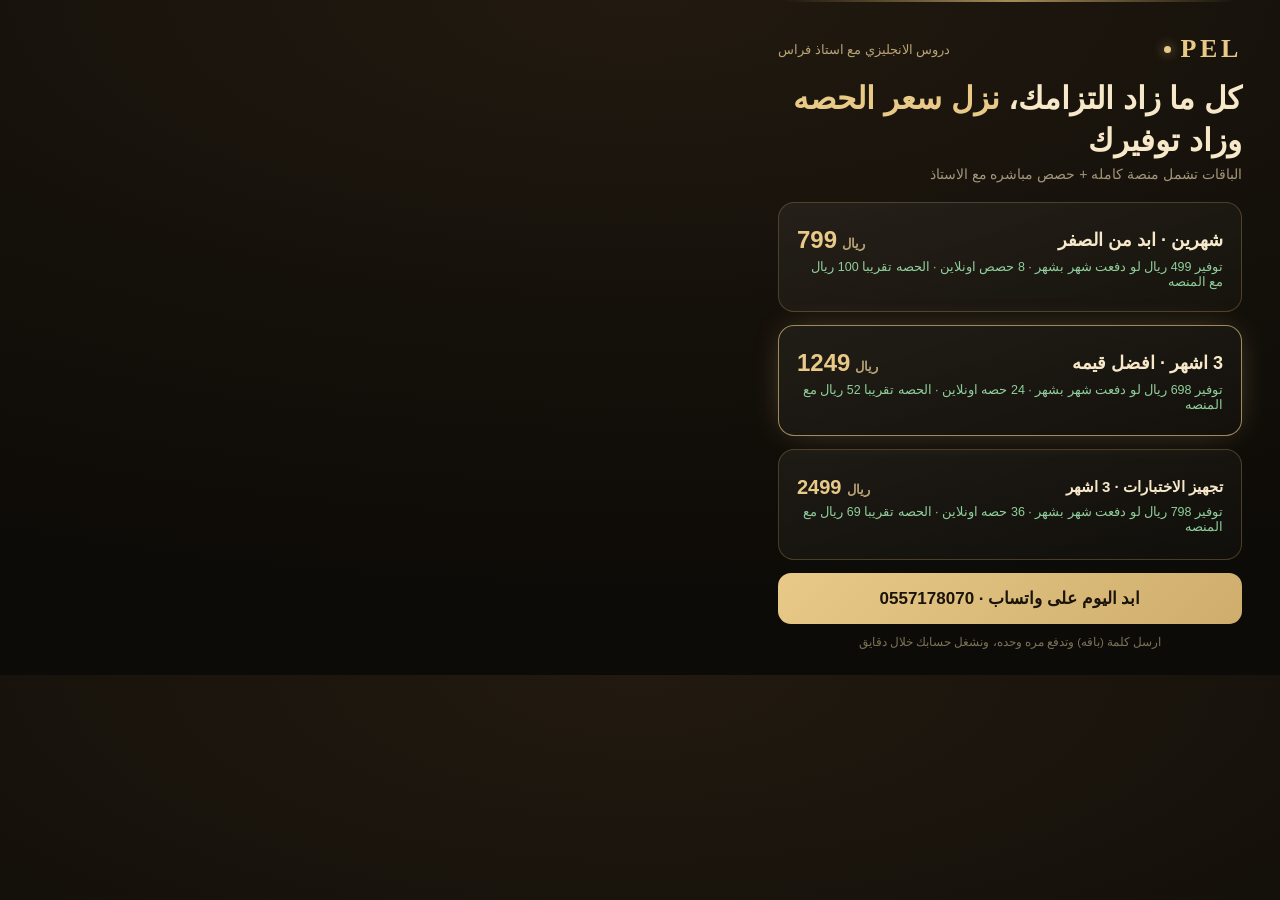
<file: promo/banner-pricing.html>
<!DOCTYPE html>
<html lang="ar" dir="rtl">
<head>
<meta charset="UTF-8">
<style>
  *{margin:0;padding:0;box-sizing:border-box}
  body{width:540px;height:675px;background:radial-gradient(120% 90% at 50% 0%, #221a10 0%, #14100a 55%, #0d0b07 100%);font-family:'Tajawal','Segoe UI',Tahoma,sans-serif;color:#f3ead9;overflow:hidden;position:relative}
  body::before{content:"";position:absolute;top:0;inset-inline:8%;height:2px;background:linear-gradient(90deg,transparent,rgba(200,169,106,.8),transparent)}
  .wrap{padding:34px 38px 26px;height:100%;display:flex;flex-direction:column}
  .brand{display:flex;align-items:center;gap:10px;margin-bottom:14px}
  .mark{font-weight:900;font-size:26px;letter-spacing:.14em;color:#e8c987;font-family:'Fraunces',Georgia,serif}
  .dot{width:7px;height:7px;border-radius:50%;background:#e8c987;box-shadow:0 0 12px rgba(232,201,135,.7)}
  .tag{font-size:13px;color:#b9a377;margin-inline-start:auto}
  h1{font-size:31px;font-weight:800;color:#f6e8c8;line-height:1.35;margin-bottom:4px}
  h1 b{color:#e8c987}
  .sub{font-size:14px;color:#a2957a;margin-bottom:20px}
  .card{background:linear-gradient(160deg,rgba(255,255,255,.055),rgba(255,255,255,.02));border:1px solid rgba(200,169,106,.28);border-radius:16px;padding:18px 18px;margin-bottom:13px;flex:1;display:flex;flex-direction:column;justify-content:center}
  .row{display:flex;align-items:center;justify-content:space-between;gap:12px}
  .dur{font-size:18px;font-weight:800;color:#f6e8c8}
  .price{font-size:24px;font-weight:800;color:#e8c987;direction:ltr;white-space:nowrap}
  .price i{font-style:normal;font-size:13px;font-weight:600;color:#b9a377;margin-left:5px}
  .note{font-size:12.5px;color:#8fce9a;margin-top:5px}
  .note.gold{color:#e8c987}
  .ft .row{justify-content:flex-start}
  .cta{margin-top:auto;background:linear-gradient(135deg,#e8c987,#cfae6d);color:#1a140b;text-align:center;font-weight:800;font-size:17px;border-radius:13px;padding:15px}
  .mini{margin-top:11px;text-align:center;font-size:11.5px;color:#7d7259}
</style>
</head>
<body>
  <div class="wrap">
    <div class="brand"><span class="mark">PEL</span><span class="dot"></span><span class="tag">دروس الانجليزي مع استاذ فراس</span></div>
    <h1>كل ما زاد التزامك، <b>نزل سعر الحصه</b> وزاد توفيرك</h1>
    <div class="sub">الباقات تشمل منصة كامله + حصص مباشره مع الاستاذ</div>

    <div class="card">
      <div class="row"><span class="dur">شهرين · ابد من الصفر</span><span class="price">799<i>ريال</i></span></div>
      <div class="note">توفير 499 ريال لو دفعت شهر بشهر · 8 حصص اونلاين · الحصه تقريبا 100 ريال مع المنصه</div>
    </div>

    <div class="card" style="border-color:rgba(232,201,135,.65);box-shadow:0 0 34px -12px rgba(232,201,135,.45)">
      <div class="row"><span class="dur">3 اشهر · افضل قيمه</span><span class="price">1249<i>ريال</i></span></div>
      <div class="note">توفير 698 ريال لو دفعت شهر بشهر · 24 حصه اونلاين · الحصه تقريبا 52 ريال مع المنصه</div>
    </div>

    <div class="card">
      <div class="row"><span class="dur" style="font-size:15px">تجهيز الاختبارات · 3 اشهر</span><span class="price" style="font-size:20px">2499<i>ريال</i></span></div>
      <div class="note">توفير 798 ريال لو دفعت شهر بشهر · 36 حصه اونلاين · الحصه تقريبا 69 ريال مع المنصه</div>
    </div>

    <div class="cta">ابد اليوم على واتساب · 0557178070</div>
    <div class="mini">ارسل كلمة (باقه) وتدفع مره وحده، ونشغل حسابك خلال دقايق</div>
  </div>
</body>
</html>
</file>
<file: lib/pel-scene.css>
/* PEL scene layer. One canvas draws the voice tunnel (wordmark octagons flying toward you); everything else is plain text.
   The canvas is capped at 1.5x pixel ratio, 30fps, and stops when off screen or the tab is hidden. */
.vt{ position:relative; width:min(100%,640px); aspect-ratio:1/1; margin-inline:auto; display:grid; place-items:center; contain:layout paint style; }
.vt-cv{ position:absolute; inset:0; width:100%; height:100%; display:block; }
.vt::after{ content:""; position:absolute; inset:0; pointer-events:none; background:radial-gradient(closest-side at 50% 50%, var(--bg) 0%, color-mix(in srgb,var(--bg) 82%,transparent) 42%, transparent 82%); }
.vt-copy{ position:relative; z-index:2; width:min(460px,88%); display:flex; flex-direction:column; align-items:center; gap:12px; text-align:center; transition:opacity .38s ease, transform .38s var(--ease); }
.vt-copy.out{ opacity:0; transform:translateY(12px); }
.vt-pic{ width:60px; height:60px; color:var(--gold); }
.vt-scene{ font-family:'Tajawal','Plus Jakarta Sans',sans-serif; font-size:.88rem; color:var(--text-muted); }
.vt-en{ font-family:'Fraunces',serif; font-size:clamp(1.5rem,2.7vw,2.35rem); line-height:1.22; color:var(--text); text-align:center; direction:ltr; text-wrap:balance; }
.vt-say{ font-family:'Tajawal',sans-serif; font-size:1.05rem; color:var(--gold-soft); line-height:1.6; }
html[data-theme="light"] .vt-say{ color:var(--gold); }
.vt-mean{ font-family:'Tajawal',sans-serif; font-size:1rem; color:var(--text-secondary); }
.vt-dots{ display:flex; gap:6px; margin-top:6px; direction:ltr; }
.vt-dots i{ width:5px; height:5px; border-radius:99px; background:var(--border); transition:width .4s var(--ease), background .4s; }
.vt-dots i.on{ width:22px; background:var(--gold); }
.paused *{ animation-play-state:paused !important; }
.rc-stage.paused *{ animation-play-state:paused !important; }

/* speaker button */
.say-btn{ display:inline-flex; align-items:center; justify-content:center; width:34px; height:34px; margin-inline-start:8px; vertical-align:middle; color:var(--gold); background:color-mix(in srgb,var(--gold) 12%,transparent); border:1px solid color-mix(in srgb,var(--gold) 40%,transparent); clip-path:polygon(7px 0,calc(100% - 7px) 0,100% 7px,100% calc(100% - 7px),calc(100% - 7px) 100%,7px 100%,0 calc(100% - 7px),0 7px); transition:background .2s,color .2s,transform .2s; flex-shrink:0; }
.say-btn:hover{ background:var(--gold); color:#171412; }
.say-btn:active{ transform:scale(.92); }
.say-btn.on{ background:var(--gold); color:#171412; }
.say-btn svg{ width:18px; height:18px; }

/* ===== situations ring ===== */
.rc-sec{ padding:clamp(56px,8vw,96px) 0 clamp(40px,6vw,70px) !important; overflow:hidden; background:var(--bg); border-block:1px solid var(--border); }
.rc-stage{ --w:240px; --r:420px; position:relative; height:380px; perspective:1700px; margin-top:clamp(10px,3vw,30px); contain:layout style; }
.rc-ring{ position:absolute; left:50%; top:50%; width:var(--w); height:250px; margin:-125px 0 0 calc(var(--w) / -2); transform-style:preserve-3d; animation:rcSpin 70s linear infinite; }
.rc-stage:hover .rc-ring{ animation-play-state:paused; }
@keyframes rcSpin{ from{ transform:translateZ(calc(var(--r) * -1)) rotateX(-6deg) rotateY(0) } to{ transform:translateZ(calc(var(--r) * -1)) rotateX(-6deg) rotateY(-360deg) } }
.rc{ position:absolute; inset:0; transform:rotateY(calc(var(--k) * 36deg)) translateZ(var(--r)); backface-visibility:hidden; -webkit-backface-visibility:hidden; display:flex; flex-direction:column; gap:10px; padding:20px 20px 18px; background:var(--card); color:var(--text); clip-path:polygon(16px 0,calc(100% - 16px) 0,100% 16px,100% calc(100% - 16px),calc(100% - 16px) 100%,16px 100%,0 calc(100% - 16px),0 16px); box-shadow:inset 0 0 0 1px var(--border); }
.rc::before{ content:""; position:absolute; inset:0; clip-path:inherit; border:1px solid var(--gold); opacity:.5; pointer-events:none; }
.rc svg{ width:54px; height:54px; color:var(--text); }
.rc h3{ font-size:1.05rem; font-weight:800; font-family:'Tajawal','Plus Jakarta Sans',sans-serif; }
.rc .en{ font-family:'Fraunces',serif; font-size:1rem; line-height:1.35; color:var(--text); direction:ltr; text-align:left; margin-top:auto; }
.rc .pr{ font-family:'Tajawal',sans-serif; font-size:.82rem; color:var(--gold-soft); direction:rtl; text-align:right; }
html[data-theme="light"] .rc .pr{ color:var(--gold); }
.rc-fade{ position:absolute; inset:0; pointer-events:none; background:linear-gradient(90deg,var(--bg),transparent 7%,transparent 93%,var(--bg)); z-index:2; }

/* founder note */
.fnote{ margin-top:26px; padding-top:20px; border-top:1px solid var(--border); max-width:560px; }
.fnote p{ font-size:.94rem; line-height:1.8; color:var(--text-secondary); }

/* sadu band */
.sadu-band{ color:var(--gold); opacity:.4; height:14px; overflow:hidden; line-height:0; }
.sadu-band svg{ width:100%; height:14px; display:block; }

/* intro (runs on load, nothing waits for scroll) */
.hero h1.arabic-h{ animation:introWipe 1.2s var(--ease) both .1s; }
.hero .hero-sub{ animation:introUp .9s var(--ease) both .55s; }
.hero .hero-cta-row{ animation:introUp .9s var(--ease) both .8s; }
.hero .fnote{ animation:introUp .9s var(--ease) both 1.05s; }
@keyframes introWipe{ from{ clip-path:inset(0 0 0 100%); opacity:0; transform:translateY(10px) } to{ clip-path:inset(0); opacity:1; transform:none } }
html[lang="en"] .hero h1.arabic-h{ animation-name:introWipeL; }
@keyframes introWipeL{ from{ clip-path:inset(0 100% 0 0); opacity:0; transform:translateY(10px) } to{ clip-path:inset(0); opacity:1; transform:none } }
@keyframes introUp{ from{ opacity:0; transform:translateY(16px) } to{ opacity:1; transform:none } }

/* tilt cards */
.tilt{ transform:perspective(900px) rotateX(var(--tx,0deg)) rotateY(var(--ty,0deg)); transition:transform .25s ease-out; }

@media(max-width:980px){ .vt{ width:min(100%,520px); } .rc-stage{ --w:200px; --r:340px; height:350px; } .rc{ padding:16px; } .rc h3{ font-size:.95rem; } }
@media(max-width:640px){ .vt{ width:100%; } .vt-pic{ width:48px; height:48px; } .rc-stage{ --w:176px; --r:300px; height:320px; } .rc-ring{ height:225px; margin-top:-112px; } .rc svg{ width:44px; height:44px; } }
@media(min-width:1700px){ .vt{ width:min(100%,760px); } .rc-stage{ --w:290px; --r:500px; height:460px; } .rc-ring{ height:290px; margin-top:-145px; } }
@media(prefers-reduced-motion:reduce){ .rc-ring, .hero h1.arabic-h, .hero .hero-sub, .hero .hero-cta-row, .hero .fnote{ animation:none !important; } .vt-copy{ transition:none; } }
</file>
